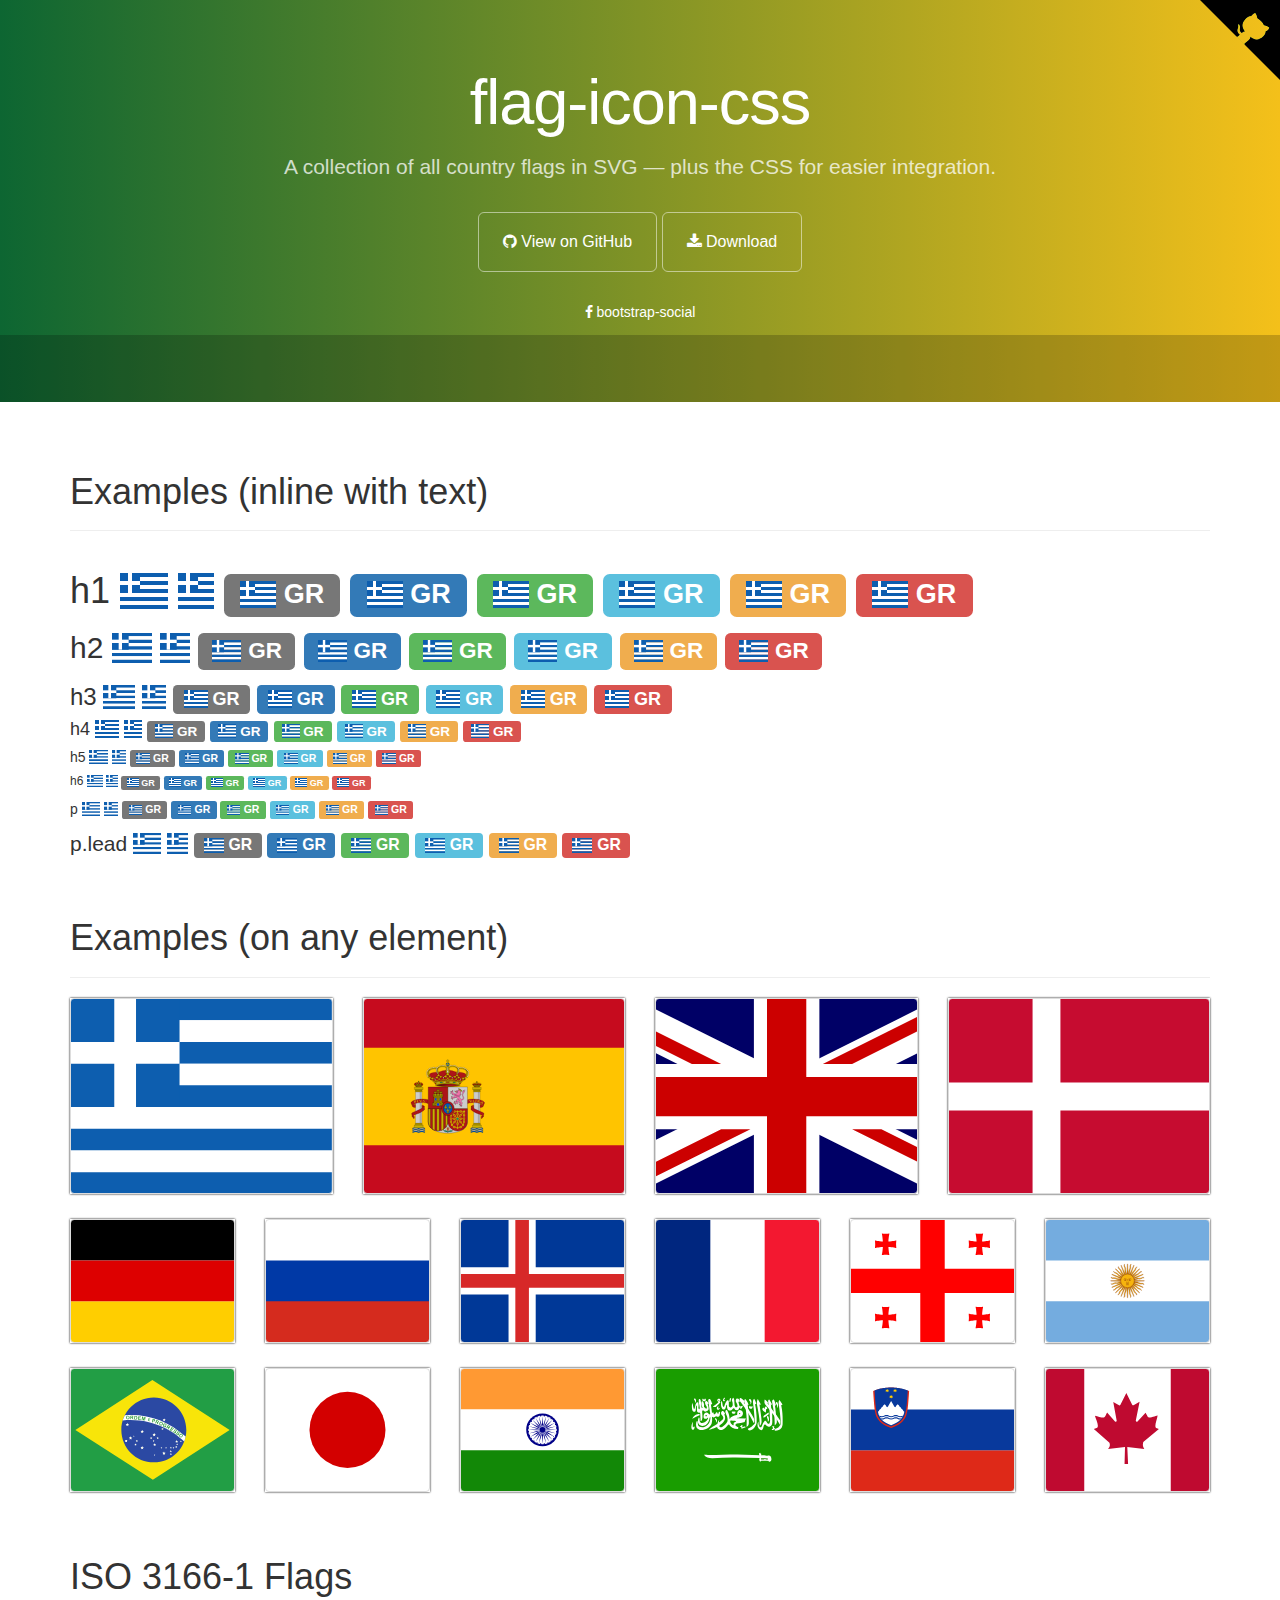
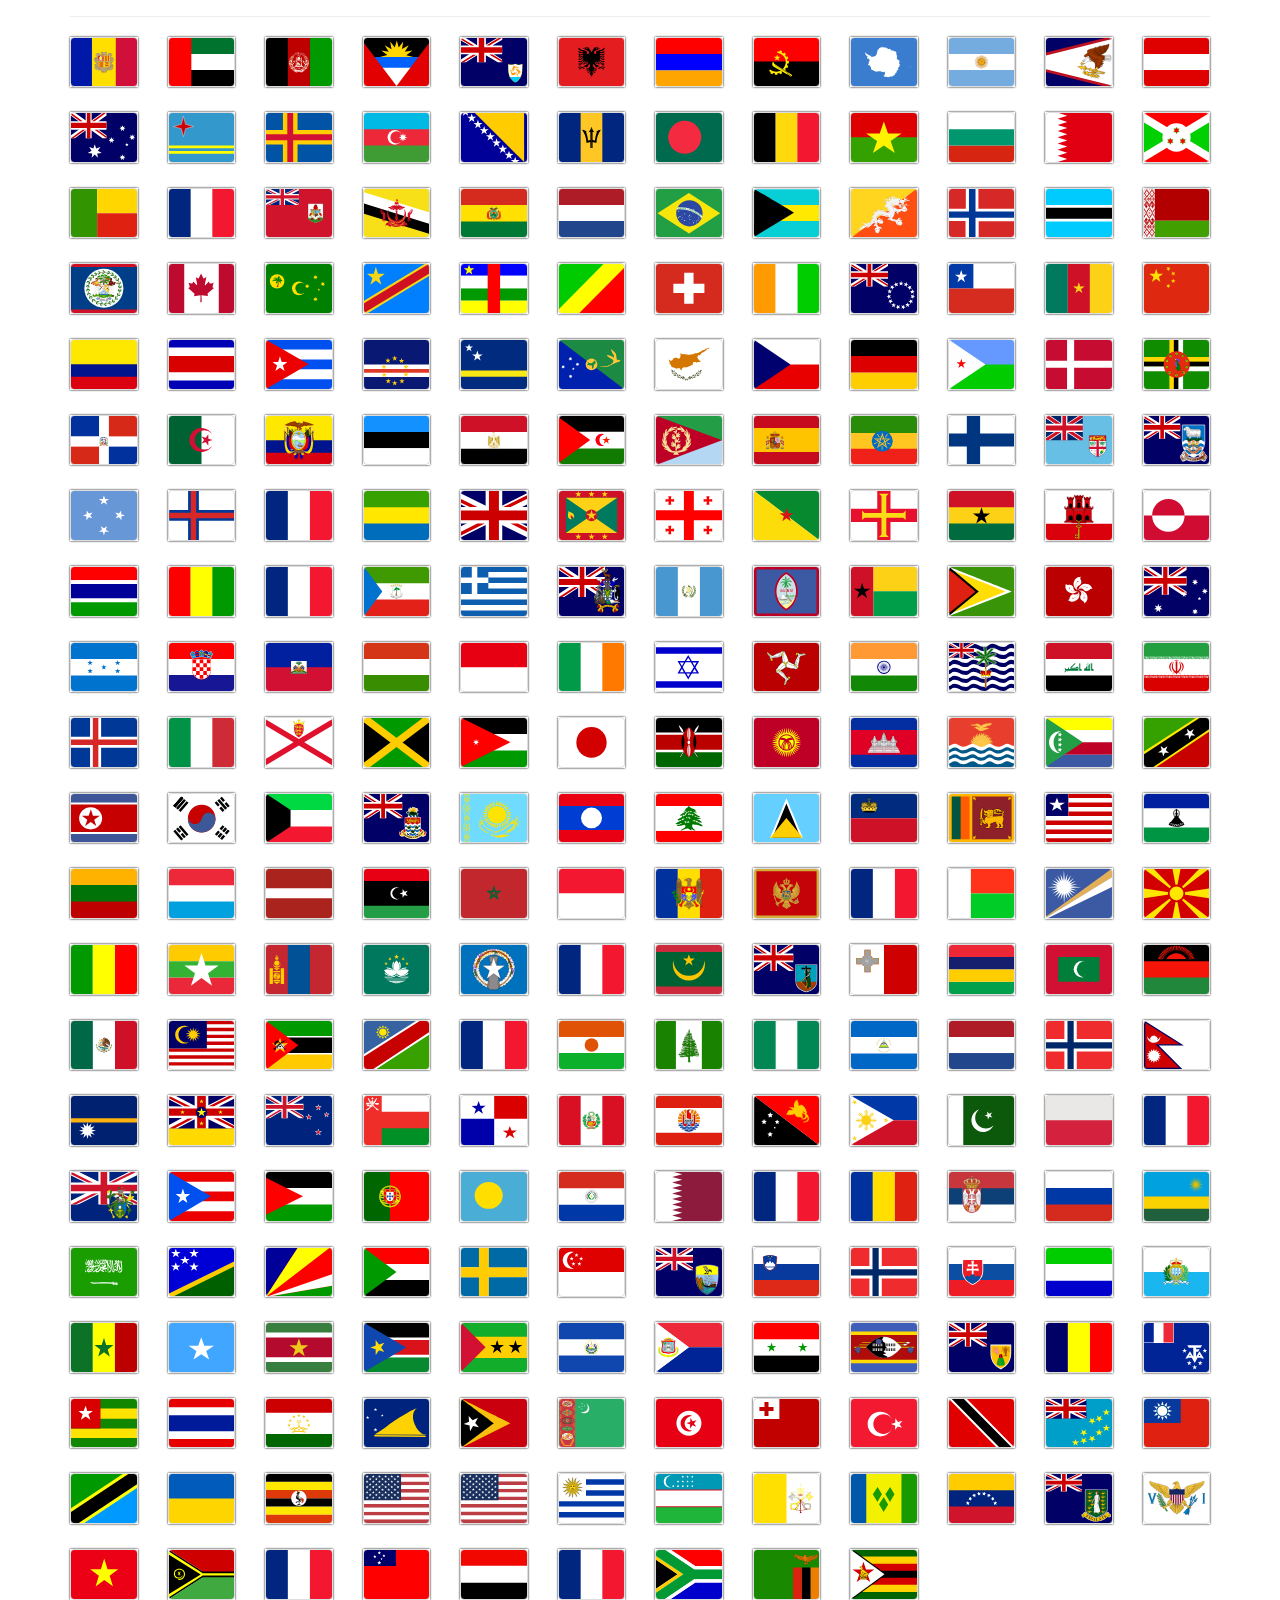
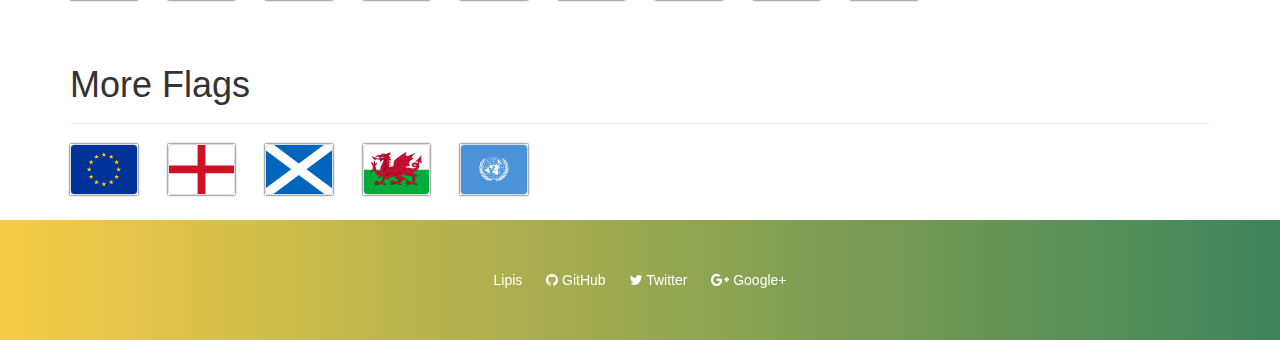
<file: vendors/iconfonts/flag-icon-css/index.html>
<!DOCTYPE html>
<html lang="en">
  <head>
    <meta charset="utf-8">
    <meta name="viewport" content="width=device-width, initial-scale=1.0">
    <meta property="og:type" content="website" />
    <meta property="og:url" content="https://lipis.github.io/flag-icon-css/" />

    <title>SVG Country Flags | flag-icon-css</title>

    <link href="https://maxcdn.bootstrapcdn.com/bootstrap/3.3.6/css/bootstrap.min.css" rel="stylesheet" id="bootstrap">
    <link href="https://maxcdn.bootstrapcdn.com/font-awesome/4.5.0/css/font-awesome.min.css" rel="stylesheet">
    <link href="./assets/docs.css" rel="stylesheet">
    <link href="./css/flag-icon.css" rel="stylesheet">
  </head>

  <body>
    <div class="jumbotron">
      <div class="container">
        <h1>flag-icon-css</h1>
        <p>
          A collection of all country flags in SVG — plus the CSS for easier integration.
        </p>
        <a href="https://github.com/lipis/flag-icon-css" class="btn btn-outline btn-lg"><span class="fa fa-github"></span> View on GitHub</a>
        <a href="https://github.com/lipis/flag-icon-css/archive/master.zip" class="btn btn-outline btn-lg"><span class="fa fa-download"></span> Download</a>
        <ul class="jumbotron-links">
          <li><a href="https://lipis.github.io/bootstrap-social"><span class="fa fa-facebook"></span> bootstrap-social</a></li>
        </ul>
      </div>
      <div class="bottom">
        <iframe src="https://ghbtns.com/github-btn.html?user=lipis&amp;repo=flag-icon-css&amp;type=watch&amp;count=true" class="social-share"></iframe>
      </div>
    </div>
    <script>
      if (window.location.hostname.indexOf('github') > 0) {
        window.location.replace("http://flag-icon-css.lip.is/");
      }
    </script>
    <div class="container">
      <section id="examples">
        <div class="page-header">
          <h1>Examples (inline with text)</h1>
        </div>
        <div class="no-wrap">
          <h1>
            h1
            <span class="flag-icon flag-icon-gr"></span>
            <span class="flag-icon flag-icon-squared flag-icon-gr"></span>
            <span class="label label-default"><span class="flag-icon flag-icon-gr"></span> GR</span>
            <span class="label label-primary"><span class="flag-icon flag-icon-gr"></span> GR</span>
            <span class="label label-success"><span class="flag-icon flag-icon-gr"></span> GR</span>
            <span class="label label-info"><span class="flag-icon flag-icon-gr"></span> GR</span>
            <span class="label label-warning"><span class="flag-icon flag-icon-gr"></span> GR</span>
            <span class="label label-danger"><span class="flag-icon flag-icon-gr"></span> GR</span>
          </h1>
          <h2>
            h2
            <span class="flag-icon flag-icon-gr"></span>
            <span class="flag-icon flag-icon-squared flag-icon-gr"></span>
            <span class="label label-default"><span class="flag-icon flag-icon-gr"></span> GR</span>
            <span class="label label-primary"><span class="flag-icon flag-icon-gr"></span> GR</span>
            <span class="label label-success"><span class="flag-icon flag-icon-gr"></span> GR</span>
            <span class="label label-info"><span class="flag-icon flag-icon-gr"></span> GR</span>
            <span class="label label-warning"><span class="flag-icon flag-icon-gr"></span> GR</span>
            <span class="label label-danger"><span class="flag-icon flag-icon-gr"></span> GR</span>
          </h2>
          <h3>
            h3
            <span class="flag-icon flag-icon-gr"></span>
            <span class="flag-icon flag-icon-squared flag-icon-gr"></span>
            <span class="label label-default"><span class="flag-icon flag-icon-gr"></span> GR</span>
            <span class="label label-primary"><span class="flag-icon flag-icon-gr"></span> GR</span>
            <span class="label label-success"><span class="flag-icon flag-icon-gr"></span> GR</span>
            <span class="label label-info"><span class="flag-icon flag-icon-gr"></span> GR</span>
            <span class="label label-warning"><span class="flag-icon flag-icon-gr"></span> GR</span>
            <span class="label label-danger"><span class="flag-icon flag-icon-gr"></span> GR</span>
          </h3>
          <h4>
            h4
            <span class="flag-icon flag-icon-gr"></span>
            <span class="flag-icon flag-icon-squared flag-icon-gr"></span>
            <span class="label label-default"><span class="flag-icon flag-icon-gr"></span> GR</span>
            <span class="label label-primary"><span class="flag-icon flag-icon-gr"></span> GR</span>
            <span class="label label-success"><span class="flag-icon flag-icon-gr"></span> GR</span>
            <span class="label label-info"><span class="flag-icon flag-icon-gr"></span> GR</span>
            <span class="label label-warning"><span class="flag-icon flag-icon-gr"></span> GR</span>
            <span class="label label-danger"><span class="flag-icon flag-icon-gr"></span> GR</span>
          </h4>
          <h5>
            h5
            <span class="flag-icon flag-icon-gr"></span>
            <span class="flag-icon flag-icon-squared flag-icon-gr"></span>
            <span class="label label-default"><span class="flag-icon flag-icon-gr"></span> GR</span>
            <span class="label label-primary"><span class="flag-icon flag-icon-gr"></span> GR</span>
            <span class="label label-success"><span class="flag-icon flag-icon-gr"></span> GR</span>
            <span class="label label-info"><span class="flag-icon flag-icon-gr"></span> GR</span>
            <span class="label label-warning"><span class="flag-icon flag-icon-gr"></span> GR</span>
            <span class="label label-danger"><span class="flag-icon flag-icon-gr"></span> GR</span>
          </h5>
          <h6>
            h6
            <span class="flag-icon flag-icon-gr"></span>
            <span class="flag-icon flag-icon-squared flag-icon-gr"></span>
            <span class="label label-default"><span class="flag-icon flag-icon-gr"></span> GR</span>
            <span class="label label-primary"><span class="flag-icon flag-icon-gr"></span> GR</span>
            <span class="label label-success"><span class="flag-icon flag-icon-gr"></span> GR</span>
            <span class="label label-info"><span class="flag-icon flag-icon-gr"></span> GR</span>
            <span class="label label-warning"><span class="flag-icon flag-icon-gr"></span> GR</span>
            <span class="label label-danger"><span class="flag-icon flag-icon-gr"></span> GR</span>
          </h6>
          <p>
            p
            <span class="flag-icon flag-icon-gr"></span>
            <span class="flag-icon flag-icon-squared flag-icon-gr"></span>
            <span class="label label-default"><span class="flag-icon flag-icon-gr"></span> GR</span>
            <span class="label label-primary"><span class="flag-icon flag-icon-gr"></span> GR</span>
            <span class="label label-success"><span class="flag-icon flag-icon-gr"></span> GR</span>
            <span class="label label-info"><span class="flag-icon flag-icon-gr"></span> GR</span>
            <span class="label label-warning"><span class="flag-icon flag-icon-gr"></span> GR</span>
            <span class="label label-danger"><span class="flag-icon flag-icon-gr"></span> GR</span>
          </p>
          <p class="lead">
            p.lead
            <span class="flag-icon flag-icon-gr"></span>
            <span class="flag-icon flag-icon-squared flag-icon-gr"></span>
            <span class="label label-default"><span class="flag-icon flag-icon-gr"></span> GR</span>
            <span class="label label-primary"><span class="flag-icon flag-icon-gr"></span> GR</span>
            <span class="label label-success"><span class="flag-icon flag-icon-gr"></span> GR</span>
            <span class="label label-info"><span class="flag-icon flag-icon-gr"></span> GR</span>
            <span class="label label-warning"><span class="flag-icon flag-icon-gr"></span> GR</span>
            <span class="label label-danger"><span class="flag-icon flag-icon-gr"></span> GR</span>
          </p>
        </section>
      </section>
      <section id="more" class="d">
        <div class="page-header">
          <h1>Examples (on any element)</h1>
        </div>
        <div class="row">
          <div class="col-lg-3 col-md-4 col-sm-4 col-xs-6">
            <div class="flag-wrapper">
              <div class="img-thumbnail flag flag-icon-background flag-icon-gr"></div>
            </div>
          </div>
          <div class="col-lg-3 col-md-4 col-sm-4 col-xs-6">
            <div class="flag-wrapper">
              <div class="img-thumbnail flag flag-icon-background flag-icon-es"></div>
            </div>
          </div>
          <div class="col-lg-3 col-md-4 col-sm-4 col-xs-3">
            <div class="flag-wrapper">
              <div class="img-thumbnail flag flag-icon-background flag-icon-gb"></div>
            </div>
          </div>
          <div class="col-lg-3 col-sm-2 col-xs-3">
            <div class="flag-wrapper">
              <div class="img-thumbnail flag flag-icon-background flag-icon-dk"></div>
            </div>
          </div>
          <div class="col-sm-2 col-xs-3">
            <div class="flag-wrapper">
              <div class="img-thumbnail flag flag-icon-background flag-icon-de"></div>
            </div>
          </div>
          <div class="col-sm-2 col-xs-3">
            <div class="flag-wrapper">
              <div class="img-thumbnail flag flag-icon-background flag-icon-ru"></div>
            </div>
          </div>
          <div class="col-sm-2 col-xs-3">
            <div class="flag-wrapper">
              <div class="img-thumbnail flag flag-icon-background flag-icon-is"></div>
            </div>
          </div>
          <div class="col-sm-2 col-xs-3">
            <div class="flag-wrapper">
              <div class="img-thumbnail flag flag-icon-background flag-icon-fr"></div>
            </div>
          </div>
          <div class="col-sm-2 col-xs-3">
            <div class="flag-wrapper">
              <div class="img-thumbnail flag flag-icon-background flag-icon-ge"></div>
            </div>
          </div>
          <div class="col-sm-2 col-xs-3">
            <div class="flag-wrapper">
              <div class="img-thumbnail flag flag-icon-background flag-icon-ar"></div>
            </div>
          </div>
          <div class="col-sm-2 col-xs-3">
            <div class="flag-wrapper">
              <div class="img-thumbnail flag flag-icon-background flag-icon-br"></div>
            </div>
          </div>
          <div class="col-sm-2 col-xs-3">
            <div class="flag-wrapper">
              <div class="img-thumbnail flag flag-icon-background flag-icon-jp"></div>
            </div>
          </div>
          <div class="col-sm-2 col-xs-3 hidden-xs">
            <div class="flag-wrapper">
              <div class="img-thumbnail flag flag-icon-background flag-icon-in"></div>
            </div>
          </div>
          <div class="col-sm-2 col-xs-3">
            <div class="flag-wrapper">
              <div class="img-thumbnail flag flag-icon-background flag-icon-sa"></div>
            </div>
          </div>
          <div class="col-sm-2 col-xs-3">
            <div class="flag-wrapper">
              <div class="img-thumbnail flag flag-icon-background flag-icon-si"></div>
            </div>
          </div>
          <div class="col-sm-2 col-xs-3 visible-lg">
            <div class="flag-wrapper">
              <div class="img-thumbnail flag flag-icon-background flag-icon-ca"></div>
            </div>
          </div>
        </div>
      </section>
      <section class="all-flags">
        <div class="page-header">
          <h1>ISO 3166-1 Flags</h1>
        </div>
        <div class="row">
          <div class="col-md-1 col-sm-2 col-xs-3"><div class="flag-wrapper"><div class="img-thumbnail flag flag-icon-background flag-icon-ad" title="ad" id="ad"></div></div></div>
          <div class="col-md-1 col-sm-2 col-xs-3"><div class="flag-wrapper"><div class="img-thumbnail flag flag-icon-background flag-icon-ae" title="ae" id="ae"></div></div></div>
          <div class="col-md-1 col-sm-2 col-xs-3"><div class="flag-wrapper"><div class="img-thumbnail flag flag-icon-background flag-icon-af" title="af" id="af"></div></div></div>
          <div class="col-md-1 col-sm-2 col-xs-3"><div class="flag-wrapper"><div class="img-thumbnail flag flag-icon-background flag-icon-ag" title="ag" id="ag"></div></div></div>
          <div class="col-md-1 col-sm-2 col-xs-3"><div class="flag-wrapper"><div class="img-thumbnail flag flag-icon-background flag-icon-ai" title="ai" id="ai"></div></div></div>
          <div class="col-md-1 col-sm-2 col-xs-3"><div class="flag-wrapper"><div class="img-thumbnail flag flag-icon-background flag-icon-al" title="al" id="al"></div></div></div>
          <div class="col-md-1 col-sm-2 col-xs-3"><div class="flag-wrapper"><div class="img-thumbnail flag flag-icon-background flag-icon-am" title="am" id="am"></div></div></div>
          <div class="col-md-1 col-sm-2 col-xs-3"><div class="flag-wrapper"><div class="img-thumbnail flag flag-icon-background flag-icon-ao" title="ao" id="ao"></div></div></div>
          <div class="col-md-1 col-sm-2 col-xs-3"><div class="flag-wrapper"><div class="img-thumbnail flag flag-icon-background flag-icon-aq" title="aq" id="aq"></div></div></div>
          <div class="col-md-1 col-sm-2 col-xs-3"><div class="flag-wrapper"><div class="img-thumbnail flag flag-icon-background flag-icon-ar" title="ar" id="ar"></div></div></div>
          <div class="col-md-1 col-sm-2 col-xs-3"><div class="flag-wrapper"><div class="img-thumbnail flag flag-icon-background flag-icon-as" title="as" id="as"></div></div></div>
          <div class="col-md-1 col-sm-2 col-xs-3"><div class="flag-wrapper"><div class="img-thumbnail flag flag-icon-background flag-icon-at" title="at" id="at"></div></div></div>
          <div class="col-md-1 col-sm-2 col-xs-3"><div class="flag-wrapper"><div class="img-thumbnail flag flag-icon-background flag-icon-au" title="au" id="au"></div></div></div>
          <div class="col-md-1 col-sm-2 col-xs-3"><div class="flag-wrapper"><div class="img-thumbnail flag flag-icon-background flag-icon-aw" title="aw" id="aw"></div></div></div>
          <div class="col-md-1 col-sm-2 col-xs-3"><div class="flag-wrapper"><div class="img-thumbnail flag flag-icon-background flag-icon-ax" title="ax" id="ax"></div></div></div>
          <div class="col-md-1 col-sm-2 col-xs-3"><div class="flag-wrapper"><div class="img-thumbnail flag flag-icon-background flag-icon-az" title="az" id="az"></div></div></div>
          <div class="col-md-1 col-sm-2 col-xs-3"><div class="flag-wrapper"><div class="img-thumbnail flag flag-icon-background flag-icon-ba" title="ba" id="ba"></div></div></div>
          <div class="col-md-1 col-sm-2 col-xs-3"><div class="flag-wrapper"><div class="img-thumbnail flag flag-icon-background flag-icon-bb" title="bb" id="bb"></div></div></div>
          <div class="col-md-1 col-sm-2 col-xs-3"><div class="flag-wrapper"><div class="img-thumbnail flag flag-icon-background flag-icon-bd" title="bd" id="bd"></div></div></div>
          <div class="col-md-1 col-sm-2 col-xs-3"><div class="flag-wrapper"><div class="img-thumbnail flag flag-icon-background flag-icon-be" title="be" id="be"></div></div></div>
          <div class="col-md-1 col-sm-2 col-xs-3"><div class="flag-wrapper"><div class="img-thumbnail flag flag-icon-background flag-icon-bf" title="bf" id="bf"></div></div></div>
          <div class="col-md-1 col-sm-2 col-xs-3"><div class="flag-wrapper"><div class="img-thumbnail flag flag-icon-background flag-icon-bg" title="bg" id="bg"></div></div></div>
          <div class="col-md-1 col-sm-2 col-xs-3"><div class="flag-wrapper"><div class="img-thumbnail flag flag-icon-background flag-icon-bh" title="bh" id="bh"></div></div></div>
          <div class="col-md-1 col-sm-2 col-xs-3"><div class="flag-wrapper"><div class="img-thumbnail flag flag-icon-background flag-icon-bi" title="bi" id="bi"></div></div></div>
          <div class="col-md-1 col-sm-2 col-xs-3"><div class="flag-wrapper"><div class="img-thumbnail flag flag-icon-background flag-icon-bj" title="bj" id="bj"></div></div></div>
          <div class="col-md-1 col-sm-2 col-xs-3"><div class="flag-wrapper"><div class="img-thumbnail flag flag-icon-background flag-icon-bl" title="bl" id="bl"></div></div></div>
          <div class="col-md-1 col-sm-2 col-xs-3"><div class="flag-wrapper"><div class="img-thumbnail flag flag-icon-background flag-icon-bm" title="bm" id="bm"></div></div></div>
          <div class="col-md-1 col-sm-2 col-xs-3"><div class="flag-wrapper"><div class="img-thumbnail flag flag-icon-background flag-icon-bn" title="bn" id="bn"></div></div></div>
          <div class="col-md-1 col-sm-2 col-xs-3"><div class="flag-wrapper"><div class="img-thumbnail flag flag-icon-background flag-icon-bo" title="bo" id="bo"></div></div></div>
          <div class="col-md-1 col-sm-2 col-xs-3"><div class="flag-wrapper"><div class="img-thumbnail flag flag-icon-background flag-icon-bq" title="bq" id="bq"></div></div></div>
          <div class="col-md-1 col-sm-2 col-xs-3"><div class="flag-wrapper"><div class="img-thumbnail flag flag-icon-background flag-icon-br" title="br" id="br"></div></div></div>
          <div class="col-md-1 col-sm-2 col-xs-3"><div class="flag-wrapper"><div class="img-thumbnail flag flag-icon-background flag-icon-bs" title="bs" id="bs"></div></div></div>
          <div class="col-md-1 col-sm-2 col-xs-3"><div class="flag-wrapper"><div class="img-thumbnail flag flag-icon-background flag-icon-bt" title="bt" id="bt"></div></div></div>
          <div class="col-md-1 col-sm-2 col-xs-3"><div class="flag-wrapper"><div class="img-thumbnail flag flag-icon-background flag-icon-bv" title="bv" id="bv"></div></div></div>
          <div class="col-md-1 col-sm-2 col-xs-3"><div class="flag-wrapper"><div class="img-thumbnail flag flag-icon-background flag-icon-bw" title="bw" id="bw"></div></div></div>
          <div class="col-md-1 col-sm-2 col-xs-3"><div class="flag-wrapper"><div class="img-thumbnail flag flag-icon-background flag-icon-by" title="by" id="by"></div></div></div>
          <div class="col-md-1 col-sm-2 col-xs-3"><div class="flag-wrapper"><div class="img-thumbnail flag flag-icon-background flag-icon-bz" title="bz" id="bz"></div></div></div>
          <div class="col-md-1 col-sm-2 col-xs-3"><div class="flag-wrapper"><div class="img-thumbnail flag flag-icon-background flag-icon-ca" title="ca" id="ca"></div></div></div>
          <div class="col-md-1 col-sm-2 col-xs-3"><div class="flag-wrapper"><div class="img-thumbnail flag flag-icon-background flag-icon-cc" title="cc" id="cc"></div></div></div>
          <div class="col-md-1 col-sm-2 col-xs-3"><div class="flag-wrapper"><div class="img-thumbnail flag flag-icon-background flag-icon-cd" title="cd" id="cd"></div></div></div>
          <div class="col-md-1 col-sm-2 col-xs-3"><div class="flag-wrapper"><div class="img-thumbnail flag flag-icon-background flag-icon-cf" title="cf" id="cf"></div></div></div>
          <div class="col-md-1 col-sm-2 col-xs-3"><div class="flag-wrapper"><div class="img-thumbnail flag flag-icon-background flag-icon-cg" title="cg" id="cg"></div></div></div>
          <div class="col-md-1 col-sm-2 col-xs-3"><div class="flag-wrapper"><div class="img-thumbnail flag flag-icon-background flag-icon-ch" title="ch" id="ch"></div></div></div>
          <div class="col-md-1 col-sm-2 col-xs-3"><div class="flag-wrapper"><div class="img-thumbnail flag flag-icon-background flag-icon-ci" title="ci" id="ci"></div></div></div>
          <div class="col-md-1 col-sm-2 col-xs-3"><div class="flag-wrapper"><div class="img-thumbnail flag flag-icon-background flag-icon-ck" title="ck" id="ck"></div></div></div>
          <div class="col-md-1 col-sm-2 col-xs-3"><div class="flag-wrapper"><div class="img-thumbnail flag flag-icon-background flag-icon-cl" title="cl" id="cl"></div></div></div>
          <div class="col-md-1 col-sm-2 col-xs-3"><div class="flag-wrapper"><div class="img-thumbnail flag flag-icon-background flag-icon-cm" title="cm" id="cm"></div></div></div>
          <div class="col-md-1 col-sm-2 col-xs-3"><div class="flag-wrapper"><div class="img-thumbnail flag flag-icon-background flag-icon-cn" title="cn" id="cn"></div></div></div>
          <div class="col-md-1 col-sm-2 col-xs-3"><div class="flag-wrapper"><div class="img-thumbnail flag flag-icon-background flag-icon-co" title="co" id="co"></div></div></div>
          <div class="col-md-1 col-sm-2 col-xs-3"><div class="flag-wrapper"><div class="img-thumbnail flag flag-icon-background flag-icon-cr" title="cr" id="cr"></div></div></div>
          <div class="col-md-1 col-sm-2 col-xs-3"><div class="flag-wrapper"><div class="img-thumbnail flag flag-icon-background flag-icon-cu" title="cu" id="cu"></div></div></div>
          <div class="col-md-1 col-sm-2 col-xs-3"><div class="flag-wrapper"><div class="img-thumbnail flag flag-icon-background flag-icon-cv" title="cv" id="cv"></div></div></div>
          <div class="col-md-1 col-sm-2 col-xs-3"><div class="flag-wrapper"><div class="img-thumbnail flag flag-icon-background flag-icon-cw" title="cw" id="cw"></div></div></div>
          <div class="col-md-1 col-sm-2 col-xs-3"><div class="flag-wrapper"><div class="img-thumbnail flag flag-icon-background flag-icon-cx" title="cx" id="cx"></div></div></div>
          <div class="col-md-1 col-sm-2 col-xs-3"><div class="flag-wrapper"><div class="img-thumbnail flag flag-icon-background flag-icon-cy" title="cy" id="cy"></div></div></div>
          <div class="col-md-1 col-sm-2 col-xs-3"><div class="flag-wrapper"><div class="img-thumbnail flag flag-icon-background flag-icon-cz" title="cz" id="cz"></div></div></div>
          <div class="col-md-1 col-sm-2 col-xs-3"><div class="flag-wrapper"><div class="img-thumbnail flag flag-icon-background flag-icon-de" title="de" id="de"></div></div></div>
          <div class="col-md-1 col-sm-2 col-xs-3"><div class="flag-wrapper"><div class="img-thumbnail flag flag-icon-background flag-icon-dj" title="dj" id="dj"></div></div></div>
          <div class="col-md-1 col-sm-2 col-xs-3"><div class="flag-wrapper"><div class="img-thumbnail flag flag-icon-background flag-icon-dk" title="dk" id="dk"></div></div></div>
          <div class="col-md-1 col-sm-2 col-xs-3"><div class="flag-wrapper"><div class="img-thumbnail flag flag-icon-background flag-icon-dm" title="dm" id="dm"></div></div></div>
          <div class="col-md-1 col-sm-2 col-xs-3"><div class="flag-wrapper"><div class="img-thumbnail flag flag-icon-background flag-icon-do" title="do" id="do"></div></div></div>
          <div class="col-md-1 col-sm-2 col-xs-3"><div class="flag-wrapper"><div class="img-thumbnail flag flag-icon-background flag-icon-dz" title="dz" id="dz"></div></div></div>
          <div class="col-md-1 col-sm-2 col-xs-3"><div class="flag-wrapper"><div class="img-thumbnail flag flag-icon-background flag-icon-ec" title="ec" id="ec"></div></div></div>
          <div class="col-md-1 col-sm-2 col-xs-3"><div class="flag-wrapper"><div class="img-thumbnail flag flag-icon-background flag-icon-ee" title="ee" id="ee"></div></div></div>
          <div class="col-md-1 col-sm-2 col-xs-3"><div class="flag-wrapper"><div class="img-thumbnail flag flag-icon-background flag-icon-eg" title="eg" id="eg"></div></div></div>
          <div class="col-md-1 col-sm-2 col-xs-3"><div class="flag-wrapper"><div class="img-thumbnail flag flag-icon-background flag-icon-eh" title="eh" id="eh"></div></div></div>
          <div class="col-md-1 col-sm-2 col-xs-3"><div class="flag-wrapper"><div class="img-thumbnail flag flag-icon-background flag-icon-er" title="er" id="er"></div></div></div>
          <div class="col-md-1 col-sm-2 col-xs-3"><div class="flag-wrapper"><div class="img-thumbnail flag flag-icon-background flag-icon-es" title="es" id="es"></div></div></div>
          <div class="col-md-1 col-sm-2 col-xs-3"><div class="flag-wrapper"><div class="img-thumbnail flag flag-icon-background flag-icon-et" title="et" id="et"></div></div></div>
          <div class="col-md-1 col-sm-2 col-xs-3"><div class="flag-wrapper"><div class="img-thumbnail flag flag-icon-background flag-icon-fi" title="fi" id="fi"></div></div></div>
          <div class="col-md-1 col-sm-2 col-xs-3"><div class="flag-wrapper"><div class="img-thumbnail flag flag-icon-background flag-icon-fj" title="fj" id="fj"></div></div></div>
          <div class="col-md-1 col-sm-2 col-xs-3"><div class="flag-wrapper"><div class="img-thumbnail flag flag-icon-background flag-icon-fk" title="fk" id="fk"></div></div></div>
          <div class="col-md-1 col-sm-2 col-xs-3"><div class="flag-wrapper"><div class="img-thumbnail flag flag-icon-background flag-icon-fm" title="fm" id="fm"></div></div></div>
          <div class="col-md-1 col-sm-2 col-xs-3"><div class="flag-wrapper"><div class="img-thumbnail flag flag-icon-background flag-icon-fo" title="fo" id="fo"></div></div></div>
          <div class="col-md-1 col-sm-2 col-xs-3"><div class="flag-wrapper"><div class="img-thumbnail flag flag-icon-background flag-icon-fr" title="fr" id="fr"></div></div></div>
          <div class="col-md-1 col-sm-2 col-xs-3"><div class="flag-wrapper"><div class="img-thumbnail flag flag-icon-background flag-icon-ga" title="ga" id="ga"></div></div></div>
          <div class="col-md-1 col-sm-2 col-xs-3"><div class="flag-wrapper"><div class="img-thumbnail flag flag-icon-background flag-icon-gb" title="gb" id="gb"></div></div></div>
          <div class="col-md-1 col-sm-2 col-xs-3"><div class="flag-wrapper"><div class="img-thumbnail flag flag-icon-background flag-icon-gd" title="gd" id="gd"></div></div></div>
          <div class="col-md-1 col-sm-2 col-xs-3"><div class="flag-wrapper"><div class="img-thumbnail flag flag-icon-background flag-icon-ge" title="ge" id="ge"></div></div></div>
          <div class="col-md-1 col-sm-2 col-xs-3"><div class="flag-wrapper"><div class="img-thumbnail flag flag-icon-background flag-icon-gf" title="gf" id="gf"></div></div></div>
          <div class="col-md-1 col-sm-2 col-xs-3"><div class="flag-wrapper"><div class="img-thumbnail flag flag-icon-background flag-icon-gg" title="gg" id="gg"></div></div></div>
          <div class="col-md-1 col-sm-2 col-xs-3"><div class="flag-wrapper"><div class="img-thumbnail flag flag-icon-background flag-icon-gh" title="gh" id="gh"></div></div></div>
          <div class="col-md-1 col-sm-2 col-xs-3"><div class="flag-wrapper"><div class="img-thumbnail flag flag-icon-background flag-icon-gi" title="gi" id="gi"></div></div></div>
          <div class="col-md-1 col-sm-2 col-xs-3"><div class="flag-wrapper"><div class="img-thumbnail flag flag-icon-background flag-icon-gl" title="gl" id="gl"></div></div></div>
          <div class="col-md-1 col-sm-2 col-xs-3"><div class="flag-wrapper"><div class="img-thumbnail flag flag-icon-background flag-icon-gm" title="gm" id="gm"></div></div></div>
          <div class="col-md-1 col-sm-2 col-xs-3"><div class="flag-wrapper"><div class="img-thumbnail flag flag-icon-background flag-icon-gn" title="gn" id="gn"></div></div></div>
          <div class="col-md-1 col-sm-2 col-xs-3"><div class="flag-wrapper"><div class="img-thumbnail flag flag-icon-background flag-icon-gp" title="gp" id="gp"></div></div></div>
          <div class="col-md-1 col-sm-2 col-xs-3"><div class="flag-wrapper"><div class="img-thumbnail flag flag-icon-background flag-icon-gq" title="gq" id="gq"></div></div></div>
          <div class="col-md-1 col-sm-2 col-xs-3"><div class="flag-wrapper"><div class="img-thumbnail flag flag-icon-background flag-icon-gr" title="gr" id="gr"></div></div></div>
          <div class="col-md-1 col-sm-2 col-xs-3"><div class="flag-wrapper"><div class="img-thumbnail flag flag-icon-background flag-icon-gs" title="gs" id="gs"></div></div></div>
          <div class="col-md-1 col-sm-2 col-xs-3"><div class="flag-wrapper"><div class="img-thumbnail flag flag-icon-background flag-icon-gt" title="gt" id="gt"></div></div></div>
          <div class="col-md-1 col-sm-2 col-xs-3"><div class="flag-wrapper"><div class="img-thumbnail flag flag-icon-background flag-icon-gu" title="gu" id="gu"></div></div></div>
          <div class="col-md-1 col-sm-2 col-xs-3"><div class="flag-wrapper"><div class="img-thumbnail flag flag-icon-background flag-icon-gw" title="gw" id="gw"></div></div></div>
          <div class="col-md-1 col-sm-2 col-xs-3"><div class="flag-wrapper"><div class="img-thumbnail flag flag-icon-background flag-icon-gy" title="gy" id="gy"></div></div></div>
          <div class="col-md-1 col-sm-2 col-xs-3"><div class="flag-wrapper"><div class="img-thumbnail flag flag-icon-background flag-icon-hk" title="hk" id="hk"></div></div></div>
          <div class="col-md-1 col-sm-2 col-xs-3"><div class="flag-wrapper"><div class="img-thumbnail flag flag-icon-background flag-icon-hm" title="hm" id="hm"></div></div></div>
          <div class="col-md-1 col-sm-2 col-xs-3"><div class="flag-wrapper"><div class="img-thumbnail flag flag-icon-background flag-icon-hn" title="hn" id="hn"></div></div></div>
          <div class="col-md-1 col-sm-2 col-xs-3"><div class="flag-wrapper"><div class="img-thumbnail flag flag-icon-background flag-icon-hr" title="hr" id="hr"></div></div></div>
          <div class="col-md-1 col-sm-2 col-xs-3"><div class="flag-wrapper"><div class="img-thumbnail flag flag-icon-background flag-icon-ht" title="ht" id="ht"></div></div></div>
          <div class="col-md-1 col-sm-2 col-xs-3"><div class="flag-wrapper"><div class="img-thumbnail flag flag-icon-background flag-icon-hu" title="hu" id="hu"></div></div></div>
          <div class="col-md-1 col-sm-2 col-xs-3"><div class="flag-wrapper"><div class="img-thumbnail flag flag-icon-background flag-icon-id" title="id" id="id"></div></div></div>
          <div class="col-md-1 col-sm-2 col-xs-3"><div class="flag-wrapper"><div class="img-thumbnail flag flag-icon-background flag-icon-ie" title="ie" id="ie"></div></div></div>
          <div class="col-md-1 col-sm-2 col-xs-3"><div class="flag-wrapper"><div class="img-thumbnail flag flag-icon-background flag-icon-il" title="il" id="il"></div></div></div>
          <div class="col-md-1 col-sm-2 col-xs-3"><div class="flag-wrapper"><div class="img-thumbnail flag flag-icon-background flag-icon-im" title="im" id="im"></div></div></div>
          <div class="col-md-1 col-sm-2 col-xs-3"><div class="flag-wrapper"><div class="img-thumbnail flag flag-icon-background flag-icon-in" title="in" id="in"></div></div></div>
          <div class="col-md-1 col-sm-2 col-xs-3"><div class="flag-wrapper"><div class="img-thumbnail flag flag-icon-background flag-icon-io" title="io" id="io"></div></div></div>
          <div class="col-md-1 col-sm-2 col-xs-3"><div class="flag-wrapper"><div class="img-thumbnail flag flag-icon-background flag-icon-iq" title="iq" id="iq"></div></div></div>
          <div class="col-md-1 col-sm-2 col-xs-3"><div class="flag-wrapper"><div class="img-thumbnail flag flag-icon-background flag-icon-ir" title="ir" id="ir"></div></div></div>
          <div class="col-md-1 col-sm-2 col-xs-3"><div class="flag-wrapper"><div class="img-thumbnail flag flag-icon-background flag-icon-is" title="is" id="is"></div></div></div>
          <div class="col-md-1 col-sm-2 col-xs-3"><div class="flag-wrapper"><div class="img-thumbnail flag flag-icon-background flag-icon-it" title="it" id="it"></div></div></div>
          <div class="col-md-1 col-sm-2 col-xs-3"><div class="flag-wrapper"><div class="img-thumbnail flag flag-icon-background flag-icon-je" title="je" id="je"></div></div></div>
          <div class="col-md-1 col-sm-2 col-xs-3"><div class="flag-wrapper"><div class="img-thumbnail flag flag-icon-background flag-icon-jm" title="jm" id="jm"></div></div></div>
          <div class="col-md-1 col-sm-2 col-xs-3"><div class="flag-wrapper"><div class="img-thumbnail flag flag-icon-background flag-icon-jo" title="jo" id="jo"></div></div></div>
          <div class="col-md-1 col-sm-2 col-xs-3"><div class="flag-wrapper"><div class="img-thumbnail flag flag-icon-background flag-icon-jp" title="jp" id="jp"></div></div></div>
          <div class="col-md-1 col-sm-2 col-xs-3"><div class="flag-wrapper"><div class="img-thumbnail flag flag-icon-background flag-icon-ke" title="ke" id="ke"></div></div></div>
          <div class="col-md-1 col-sm-2 col-xs-3"><div class="flag-wrapper"><div class="img-thumbnail flag flag-icon-background flag-icon-kg" title="kg" id="kg"></div></div></div>
          <div class="col-md-1 col-sm-2 col-xs-3"><div class="flag-wrapper"><div class="img-thumbnail flag flag-icon-background flag-icon-kh" title="kh" id="kh"></div></div></div>
          <div class="col-md-1 col-sm-2 col-xs-3"><div class="flag-wrapper"><div class="img-thumbnail flag flag-icon-background flag-icon-ki" title="ki" id="ki"></div></div></div>
          <div class="col-md-1 col-sm-2 col-xs-3"><div class="flag-wrapper"><div class="img-thumbnail flag flag-icon-background flag-icon-km" title="km" id="km"></div></div></div>
          <div class="col-md-1 col-sm-2 col-xs-3"><div class="flag-wrapper"><div class="img-thumbnail flag flag-icon-background flag-icon-kn" title="kn" id="kn"></div></div></div>
          <div class="col-md-1 col-sm-2 col-xs-3"><div class="flag-wrapper"><div class="img-thumbnail flag flag-icon-background flag-icon-kp" title="kp" id="kp"></div></div></div>
          <div class="col-md-1 col-sm-2 col-xs-3"><div class="flag-wrapper"><div class="img-thumbnail flag flag-icon-background flag-icon-kr" title="kr" id="kr"></div></div></div>
          <div class="col-md-1 col-sm-2 col-xs-3"><div class="flag-wrapper"><div class="img-thumbnail flag flag-icon-background flag-icon-kw" title="kw" id="kw"></div></div></div>
          <div class="col-md-1 col-sm-2 col-xs-3"><div class="flag-wrapper"><div class="img-thumbnail flag flag-icon-background flag-icon-ky" title="ky" id="ky"></div></div></div>
          <div class="col-md-1 col-sm-2 col-xs-3"><div class="flag-wrapper"><div class="img-thumbnail flag flag-icon-background flag-icon-kz" title="kz" id="kz"></div></div></div>
          <div class="col-md-1 col-sm-2 col-xs-3"><div class="flag-wrapper"><div class="img-thumbnail flag flag-icon-background flag-icon-la" title="la" id="la"></div></div></div>
          <div class="col-md-1 col-sm-2 col-xs-3"><div class="flag-wrapper"><div class="img-thumbnail flag flag-icon-background flag-icon-lb" title="lb" id="lb"></div></div></div>
          <div class="col-md-1 col-sm-2 col-xs-3"><div class="flag-wrapper"><div class="img-thumbnail flag flag-icon-background flag-icon-lc" title="lc" id="lc"></div></div></div>
          <div class="col-md-1 col-sm-2 col-xs-3"><div class="flag-wrapper"><div class="img-thumbnail flag flag-icon-background flag-icon-li" title="li" id="li"></div></div></div>
          <div class="col-md-1 col-sm-2 col-xs-3"><div class="flag-wrapper"><div class="img-thumbnail flag flag-icon-background flag-icon-lk" title="lk" id="lk"></div></div></div>
          <div class="col-md-1 col-sm-2 col-xs-3"><div class="flag-wrapper"><div class="img-thumbnail flag flag-icon-background flag-icon-lr" title="lr" id="lr"></div></div></div>
          <div class="col-md-1 col-sm-2 col-xs-3"><div class="flag-wrapper"><div class="img-thumbnail flag flag-icon-background flag-icon-ls" title="ls" id="ls"></div></div></div>
          <div class="col-md-1 col-sm-2 col-xs-3"><div class="flag-wrapper"><div class="img-thumbnail flag flag-icon-background flag-icon-lt" title="lt" id="lt"></div></div></div>
          <div class="col-md-1 col-sm-2 col-xs-3"><div class="flag-wrapper"><div class="img-thumbnail flag flag-icon-background flag-icon-lu" title="lu" id="lu"></div></div></div>
          <div class="col-md-1 col-sm-2 col-xs-3"><div class="flag-wrapper"><div class="img-thumbnail flag flag-icon-background flag-icon-lv" title="lv" id="lv"></div></div></div>
          <div class="col-md-1 col-sm-2 col-xs-3"><div class="flag-wrapper"><div class="img-thumbnail flag flag-icon-background flag-icon-ly" title="ly" id="ly"></div></div></div>
          <div class="col-md-1 col-sm-2 col-xs-3"><div class="flag-wrapper"><div class="img-thumbnail flag flag-icon-background flag-icon-ma" title="ma" id="ma"></div></div></div>
          <div class="col-md-1 col-sm-2 col-xs-3"><div class="flag-wrapper"><div class="img-thumbnail flag flag-icon-background flag-icon-mc" title="mc" id="mc"></div></div></div>
          <div class="col-md-1 col-sm-2 col-xs-3"><div class="flag-wrapper"><div class="img-thumbnail flag flag-icon-background flag-icon-md" title="md" id="md"></div></div></div>
          <div class="col-md-1 col-sm-2 col-xs-3"><div class="flag-wrapper"><div class="img-thumbnail flag flag-icon-background flag-icon-me" title="me" id="me"></div></div></div>
          <div class="col-md-1 col-sm-2 col-xs-3"><div class="flag-wrapper"><div class="img-thumbnail flag flag-icon-background flag-icon-mf" title="mf" id="mf"></div></div></div>
          <div class="col-md-1 col-sm-2 col-xs-3"><div class="flag-wrapper"><div class="img-thumbnail flag flag-icon-background flag-icon-mg" title="mg" id="mg"></div></div></div>
          <div class="col-md-1 col-sm-2 col-xs-3"><div class="flag-wrapper"><div class="img-thumbnail flag flag-icon-background flag-icon-mh" title="mh" id="mh"></div></div></div>
          <div class="col-md-1 col-sm-2 col-xs-3"><div class="flag-wrapper"><div class="img-thumbnail flag flag-icon-background flag-icon-mk" title="mk" id="mk"></div></div></div>
          <div class="col-md-1 col-sm-2 col-xs-3"><div class="flag-wrapper"><div class="img-thumbnail flag flag-icon-background flag-icon-ml" title="ml" id="ml"></div></div></div>
          <div class="col-md-1 col-sm-2 col-xs-3"><div class="flag-wrapper"><div class="img-thumbnail flag flag-icon-background flag-icon-mm" title="mm" id="mm"></div></div></div>
          <div class="col-md-1 col-sm-2 col-xs-3"><div class="flag-wrapper"><div class="img-thumbnail flag flag-icon-background flag-icon-mn" title="mn" id="mn"></div></div></div>
          <div class="col-md-1 col-sm-2 col-xs-3"><div class="flag-wrapper"><div class="img-thumbnail flag flag-icon-background flag-icon-mo" title="mo" id="mo"></div></div></div>
          <div class="col-md-1 col-sm-2 col-xs-3"><div class="flag-wrapper"><div class="img-thumbnail flag flag-icon-background flag-icon-mp" title="mp" id="mp"></div></div></div>
          <div class="col-md-1 col-sm-2 col-xs-3"><div class="flag-wrapper"><div class="img-thumbnail flag flag-icon-background flag-icon-mq" title="mq" id="mq"></div></div></div>
          <div class="col-md-1 col-sm-2 col-xs-3"><div class="flag-wrapper"><div class="img-thumbnail flag flag-icon-background flag-icon-mr" title="mr" id="mr"></div></div></div>
          <div class="col-md-1 col-sm-2 col-xs-3"><div class="flag-wrapper"><div class="img-thumbnail flag flag-icon-background flag-icon-ms" title="ms" id="ms"></div></div></div>
          <div class="col-md-1 col-sm-2 col-xs-3"><div class="flag-wrapper"><div class="img-thumbnail flag flag-icon-background flag-icon-mt" title="mt" id="mt"></div></div></div>
          <div class="col-md-1 col-sm-2 col-xs-3"><div class="flag-wrapper"><div class="img-thumbnail flag flag-icon-background flag-icon-mu" title="mu" id="mu"></div></div></div>
          <div class="col-md-1 col-sm-2 col-xs-3"><div class="flag-wrapper"><div class="img-thumbnail flag flag-icon-background flag-icon-mv" title="mv" id="mv"></div></div></div>
          <div class="col-md-1 col-sm-2 col-xs-3"><div class="flag-wrapper"><div class="img-thumbnail flag flag-icon-background flag-icon-mw" title="mw" id="mw"></div></div></div>
          <div class="col-md-1 col-sm-2 col-xs-3"><div class="flag-wrapper"><div class="img-thumbnail flag flag-icon-background flag-icon-mx" title="mx" id="mx"></div></div></div>
          <div class="col-md-1 col-sm-2 col-xs-3"><div class="flag-wrapper"><div class="img-thumbnail flag flag-icon-background flag-icon-my" title="my" id="my"></div></div></div>
          <div class="col-md-1 col-sm-2 col-xs-3"><div class="flag-wrapper"><div class="img-thumbnail flag flag-icon-background flag-icon-mz" title="mz" id="mz"></div></div></div>
          <div class="col-md-1 col-sm-2 col-xs-3"><div class="flag-wrapper"><div class="img-thumbnail flag flag-icon-background flag-icon-na" title="na" id="na"></div></div></div>
          <div class="col-md-1 col-sm-2 col-xs-3"><div class="flag-wrapper"><div class="img-thumbnail flag flag-icon-background flag-icon-nc" title="nc" id="nc"></div></div></div>
          <div class="col-md-1 col-sm-2 col-xs-3"><div class="flag-wrapper"><div class="img-thumbnail flag flag-icon-background flag-icon-ne" title="ne" id="ne"></div></div></div>
          <div class="col-md-1 col-sm-2 col-xs-3"><div class="flag-wrapper"><div class="img-thumbnail flag flag-icon-background flag-icon-nf" title="nf" id="nf"></div></div></div>
          <div class="col-md-1 col-sm-2 col-xs-3"><div class="flag-wrapper"><div class="img-thumbnail flag flag-icon-background flag-icon-ng" title="ng" id="ng"></div></div></div>
          <div class="col-md-1 col-sm-2 col-xs-3"><div class="flag-wrapper"><div class="img-thumbnail flag flag-icon-background flag-icon-ni" title="ni" id="ni"></div></div></div>
          <div class="col-md-1 col-sm-2 col-xs-3"><div class="flag-wrapper"><div class="img-thumbnail flag flag-icon-background flag-icon-nl" title="nl" id="nl"></div></div></div>
          <div class="col-md-1 col-sm-2 col-xs-3"><div class="flag-wrapper"><div class="img-thumbnail flag flag-icon-background flag-icon-no" title="no" id="no"></div></div></div>
          <div class="col-md-1 col-sm-2 col-xs-3"><div class="flag-wrapper"><div class="img-thumbnail flag flag-icon-background flag-icon-np" title="np" id="np"></div></div></div>
          <div class="col-md-1 col-sm-2 col-xs-3"><div class="flag-wrapper"><div class="img-thumbnail flag flag-icon-background flag-icon-nr" title="nr" id="nr"></div></div></div>
          <div class="col-md-1 col-sm-2 col-xs-3"><div class="flag-wrapper"><div class="img-thumbnail flag flag-icon-background flag-icon-nu" title="nu" id="nu"></div></div></div>
          <div class="col-md-1 col-sm-2 col-xs-3"><div class="flag-wrapper"><div class="img-thumbnail flag flag-icon-background flag-icon-nz" title="nz" id="nz"></div></div></div>
          <div class="col-md-1 col-sm-2 col-xs-3"><div class="flag-wrapper"><div class="img-thumbnail flag flag-icon-background flag-icon-om" title="om" id="om"></div></div></div>
          <div class="col-md-1 col-sm-2 col-xs-3"><div class="flag-wrapper"><div class="img-thumbnail flag flag-icon-background flag-icon-pa" title="pa" id="pa"></div></div></div>
          <div class="col-md-1 col-sm-2 col-xs-3"><div class="flag-wrapper"><div class="img-thumbnail flag flag-icon-background flag-icon-pe" title="pe" id="pe"></div></div></div>
          <div class="col-md-1 col-sm-2 col-xs-3"><div class="flag-wrapper"><div class="img-thumbnail flag flag-icon-background flag-icon-pf" title="pf" id="pf"></div></div></div>
          <div class="col-md-1 col-sm-2 col-xs-3"><div class="flag-wrapper"><div class="img-thumbnail flag flag-icon-background flag-icon-pg" title="pg" id="pg"></div></div></div>
          <div class="col-md-1 col-sm-2 col-xs-3"><div class="flag-wrapper"><div class="img-thumbnail flag flag-icon-background flag-icon-ph" title="ph" id="ph"></div></div></div>
          <div class="col-md-1 col-sm-2 col-xs-3"><div class="flag-wrapper"><div class="img-thumbnail flag flag-icon-background flag-icon-pk" title="pk" id="pk"></div></div></div>
          <div class="col-md-1 col-sm-2 col-xs-3"><div class="flag-wrapper"><div class="img-thumbnail flag flag-icon-background flag-icon-pl" title="pl" id="pl"></div></div></div>
          <div class="col-md-1 col-sm-2 col-xs-3"><div class="flag-wrapper"><div class="img-thumbnail flag flag-icon-background flag-icon-pm" title="pm" id="pm"></div></div></div>
          <div class="col-md-1 col-sm-2 col-xs-3"><div class="flag-wrapper"><div class="img-thumbnail flag flag-icon-background flag-icon-pn" title="pn" id="pn"></div></div></div>
          <div class="col-md-1 col-sm-2 col-xs-3"><div class="flag-wrapper"><div class="img-thumbnail flag flag-icon-background flag-icon-pr" title="pr" id="pr"></div></div></div>
          <div class="col-md-1 col-sm-2 col-xs-3"><div class="flag-wrapper"><div class="img-thumbnail flag flag-icon-background flag-icon-ps" title="ps" id="ps"></div></div></div>
          <div class="col-md-1 col-sm-2 col-xs-3"><div class="flag-wrapper"><div class="img-thumbnail flag flag-icon-background flag-icon-pt" title="pt" id="pt"></div></div></div>
          <div class="col-md-1 col-sm-2 col-xs-3"><div class="flag-wrapper"><div class="img-thumbnail flag flag-icon-background flag-icon-pw" title="pw" id="pw"></div></div></div>
          <div class="col-md-1 col-sm-2 col-xs-3"><div class="flag-wrapper"><div class="img-thumbnail flag flag-icon-background flag-icon-py" title="py" id="py"></div></div></div>
          <div class="col-md-1 col-sm-2 col-xs-3"><div class="flag-wrapper"><div class="img-thumbnail flag flag-icon-background flag-icon-qa" title="qa" id="qa"></div></div></div>
          <div class="col-md-1 col-sm-2 col-xs-3"><div class="flag-wrapper"><div class="img-thumbnail flag flag-icon-background flag-icon-re" title="re" id="re"></div></div></div>
          <div class="col-md-1 col-sm-2 col-xs-3"><div class="flag-wrapper"><div class="img-thumbnail flag flag-icon-background flag-icon-ro" title="ro" id="ro"></div></div></div>
          <div class="col-md-1 col-sm-2 col-xs-3"><div class="flag-wrapper"><div class="img-thumbnail flag flag-icon-background flag-icon-rs" title="rs" id="rs"></div></div></div>
          <div class="col-md-1 col-sm-2 col-xs-3"><div class="flag-wrapper"><div class="img-thumbnail flag flag-icon-background flag-icon-ru" title="ru" id="ru"></div></div></div>
          <div class="col-md-1 col-sm-2 col-xs-3"><div class="flag-wrapper"><div class="img-thumbnail flag flag-icon-background flag-icon-rw" title="rw" id="rw"></div></div></div>
          <div class="col-md-1 col-sm-2 col-xs-3"><div class="flag-wrapper"><div class="img-thumbnail flag flag-icon-background flag-icon-sa" title="sa" id="sa"></div></div></div>
          <div class="col-md-1 col-sm-2 col-xs-3"><div class="flag-wrapper"><div class="img-thumbnail flag flag-icon-background flag-icon-sb" title="sb" id="sb"></div></div></div>
          <div class="col-md-1 col-sm-2 col-xs-3"><div class="flag-wrapper"><div class="img-thumbnail flag flag-icon-background flag-icon-sc" title="sc" id="sc"></div></div></div>
          <div class="col-md-1 col-sm-2 col-xs-3"><div class="flag-wrapper"><div class="img-thumbnail flag flag-icon-background flag-icon-sd" title="sd" id="sd"></div></div></div>
          <div class="col-md-1 col-sm-2 col-xs-3"><div class="flag-wrapper"><div class="img-thumbnail flag flag-icon-background flag-icon-se" title="se" id="se"></div></div></div>
          <div class="col-md-1 col-sm-2 col-xs-3"><div class="flag-wrapper"><div class="img-thumbnail flag flag-icon-background flag-icon-sg" title="sg" id="sg"></div></div></div>
          <div class="col-md-1 col-sm-2 col-xs-3"><div class="flag-wrapper"><div class="img-thumbnail flag flag-icon-background flag-icon-sh" title="sh" id="sh"></div></div></div>
          <div class="col-md-1 col-sm-2 col-xs-3"><div class="flag-wrapper"><div class="img-thumbnail flag flag-icon-background flag-icon-si" title="si" id="si"></div></div></div>
          <div class="col-md-1 col-sm-2 col-xs-3"><div class="flag-wrapper"><div class="img-thumbnail flag flag-icon-background flag-icon-sj" title="sj" id="sj"></div></div></div>
          <div class="col-md-1 col-sm-2 col-xs-3"><div class="flag-wrapper"><div class="img-thumbnail flag flag-icon-background flag-icon-sk" title="sk" id="sk"></div></div></div>
          <div class="col-md-1 col-sm-2 col-xs-3"><div class="flag-wrapper"><div class="img-thumbnail flag flag-icon-background flag-icon-sl" title="sl" id="sl"></div></div></div>
          <div class="col-md-1 col-sm-2 col-xs-3"><div class="flag-wrapper"><div class="img-thumbnail flag flag-icon-background flag-icon-sm" title="sm" id="sm"></div></div></div>
          <div class="col-md-1 col-sm-2 col-xs-3"><div class="flag-wrapper"><div class="img-thumbnail flag flag-icon-background flag-icon-sn" title="sn" id="sn"></div></div></div>
          <div class="col-md-1 col-sm-2 col-xs-3"><div class="flag-wrapper"><div class="img-thumbnail flag flag-icon-background flag-icon-so" title="so" id="so"></div></div></div>
          <div class="col-md-1 col-sm-2 col-xs-3"><div class="flag-wrapper"><div class="img-thumbnail flag flag-icon-background flag-icon-sr" title="sr" id="sr"></div></div></div>
          <div class="col-md-1 col-sm-2 col-xs-3"><div class="flag-wrapper"><div class="img-thumbnail flag flag-icon-background flag-icon-ss" title="ss" id="ss"></div></div></div>
          <div class="col-md-1 col-sm-2 col-xs-3"><div class="flag-wrapper"><div class="img-thumbnail flag flag-icon-background flag-icon-st" title="st" id="st"></div></div></div>
          <div class="col-md-1 col-sm-2 col-xs-3"><div class="flag-wrapper"><div class="img-thumbnail flag flag-icon-background flag-icon-sv" title="sv" id="sv"></div></div></div>
          <div class="col-md-1 col-sm-2 col-xs-3"><div class="flag-wrapper"><div class="img-thumbnail flag flag-icon-background flag-icon-sx" title="sx" id="sx"></div></div></div>
          <div class="col-md-1 col-sm-2 col-xs-3"><div class="flag-wrapper"><div class="img-thumbnail flag flag-icon-background flag-icon-sy" title="sy" id="sy"></div></div></div>
          <div class="col-md-1 col-sm-2 col-xs-3"><div class="flag-wrapper"><div class="img-thumbnail flag flag-icon-background flag-icon-sz" title="sz" id="sz"></div></div></div>
          <div class="col-md-1 col-sm-2 col-xs-3"><div class="flag-wrapper"><div class="img-thumbnail flag flag-icon-background flag-icon-tc" title="tc" id="tc"></div></div></div>
          <div class="col-md-1 col-sm-2 col-xs-3"><div class="flag-wrapper"><div class="img-thumbnail flag flag-icon-background flag-icon-td" title="td" id="td"></div></div></div>
          <div class="col-md-1 col-sm-2 col-xs-3"><div class="flag-wrapper"><div class="img-thumbnail flag flag-icon-background flag-icon-tf" title="tf" id="tf"></div></div></div>
          <div class="col-md-1 col-sm-2 col-xs-3"><div class="flag-wrapper"><div class="img-thumbnail flag flag-icon-background flag-icon-tg" title="tg" id="tg"></div></div></div>
          <div class="col-md-1 col-sm-2 col-xs-3"><div class="flag-wrapper"><div class="img-thumbnail flag flag-icon-background flag-icon-th" title="th" id="th"></div></div></div>
          <div class="col-md-1 col-sm-2 col-xs-3"><div class="flag-wrapper"><div class="img-thumbnail flag flag-icon-background flag-icon-tj" title="tj" id="tj"></div></div></div>
          <div class="col-md-1 col-sm-2 col-xs-3"><div class="flag-wrapper"><div class="img-thumbnail flag flag-icon-background flag-icon-tk" title="tk" id="tk"></div></div></div>
          <div class="col-md-1 col-sm-2 col-xs-3"><div class="flag-wrapper"><div class="img-thumbnail flag flag-icon-background flag-icon-tl" title="tl" id="tl"></div></div></div>
          <div class="col-md-1 col-sm-2 col-xs-3"><div class="flag-wrapper"><div class="img-thumbnail flag flag-icon-background flag-icon-tm" title="tm" id="tm"></div></div></div>
          <div class="col-md-1 col-sm-2 col-xs-3"><div class="flag-wrapper"><div class="img-thumbnail flag flag-icon-background flag-icon-tn" title="tn" id="tn"></div></div></div>
          <div class="col-md-1 col-sm-2 col-xs-3"><div class="flag-wrapper"><div class="img-thumbnail flag flag-icon-background flag-icon-to" title="to" id="to"></div></div></div>
          <div class="col-md-1 col-sm-2 col-xs-3"><div class="flag-wrapper"><div class="img-thumbnail flag flag-icon-background flag-icon-tr" title="tr" id="tr"></div></div></div>
          <div class="col-md-1 col-sm-2 col-xs-3"><div class="flag-wrapper"><div class="img-thumbnail flag flag-icon-background flag-icon-tt" title="tt" id="tt"></div></div></div>
          <div class="col-md-1 col-sm-2 col-xs-3"><div class="flag-wrapper"><div class="img-thumbnail flag flag-icon-background flag-icon-tv" title="tv" id="tv"></div></div></div>
          <div class="col-md-1 col-sm-2 col-xs-3"><div class="flag-wrapper"><div class="img-thumbnail flag flag-icon-background flag-icon-tw" title="tw" id="tw"></div></div></div>
          <div class="col-md-1 col-sm-2 col-xs-3"><div class="flag-wrapper"><div class="img-thumbnail flag flag-icon-background flag-icon-tz" title="tz" id="tz"></div></div></div>
          <div class="col-md-1 col-sm-2 col-xs-3"><div class="flag-wrapper"><div class="img-thumbnail flag flag-icon-background flag-icon-ua" title="ua" id="ua"></div></div></div>
          <div class="col-md-1 col-sm-2 col-xs-3"><div class="flag-wrapper"><div class="img-thumbnail flag flag-icon-background flag-icon-ug" title="ug" id="ug"></div></div></div>
          <div class="col-md-1 col-sm-2 col-xs-3"><div class="flag-wrapper"><div class="img-thumbnail flag flag-icon-background flag-icon-um" title="um" id="um"></div></div></div>
          <div class="col-md-1 col-sm-2 col-xs-3"><div class="flag-wrapper"><div class="img-thumbnail flag flag-icon-background flag-icon-us" title="us" id="us"></div></div></div>
          <div class="col-md-1 col-sm-2 col-xs-3"><div class="flag-wrapper"><div class="img-thumbnail flag flag-icon-background flag-icon-uy" title="uy" id="uy"></div></div></div>
          <div class="col-md-1 col-sm-2 col-xs-3"><div class="flag-wrapper"><div class="img-thumbnail flag flag-icon-background flag-icon-uz" title="uz" id="uz"></div></div></div>
          <div class="col-md-1 col-sm-2 col-xs-3"><div class="flag-wrapper"><div class="img-thumbnail flag flag-icon-background flag-icon-va" title="va" id="va"></div></div></div>
          <div class="col-md-1 col-sm-2 col-xs-3"><div class="flag-wrapper"><div class="img-thumbnail flag flag-icon-background flag-icon-vc" title="vc" id="vc"></div></div></div>
          <div class="col-md-1 col-sm-2 col-xs-3"><div class="flag-wrapper"><div class="img-thumbnail flag flag-icon-background flag-icon-ve" title="ve" id="ve"></div></div></div>
          <div class="col-md-1 col-sm-2 col-xs-3"><div class="flag-wrapper"><div class="img-thumbnail flag flag-icon-background flag-icon-vg" title="vg" id="vg"></div></div></div>
          <div class="col-md-1 col-sm-2 col-xs-3"><div class="flag-wrapper"><div class="img-thumbnail flag flag-icon-background flag-icon-vi" title="vi" id="vi"></div></div></div>
          <div class="col-md-1 col-sm-2 col-xs-3"><div class="flag-wrapper"><div class="img-thumbnail flag flag-icon-background flag-icon-vn" title="vn" id="vn"></div></div></div>
          <div class="col-md-1 col-sm-2 col-xs-3"><div class="flag-wrapper"><div class="img-thumbnail flag flag-icon-background flag-icon-vu" title="vu" id="vu"></div></div></div>
          <div class="col-md-1 col-sm-2 col-xs-3"><div class="flag-wrapper"><div class="img-thumbnail flag flag-icon-background flag-icon-wf" title="wf" id="wf"></div></div></div>
          <div class="col-md-1 col-sm-2 col-xs-3"><div class="flag-wrapper"><div class="img-thumbnail flag flag-icon-background flag-icon-ws" title="ws" id="ws"></div></div></div>
          <div class="col-md-1 col-sm-2 col-xs-3"><div class="flag-wrapper"><div class="img-thumbnail flag flag-icon-background flag-icon-ye" title="ye" id="ye"></div></div></div>
          <div class="col-md-1 col-sm-2 col-xs-3"><div class="flag-wrapper"><div class="img-thumbnail flag flag-icon-background flag-icon-yt" title="yt" id="yt"></div></div></div>
          <div class="col-md-1 col-sm-2 col-xs-3"><div class="flag-wrapper"><div class="img-thumbnail flag flag-icon-background flag-icon-za" title="za" id="za"></div></div></div>
          <div class="col-md-1 col-sm-2 col-xs-3"><div class="flag-wrapper"><div class="img-thumbnail flag flag-icon-background flag-icon-zm" title="zm" id="zm"></div></div></div>
          <div class="col-md-1 col-sm-2 col-xs-3"><div class="flag-wrapper"><div class="img-thumbnail flag flag-icon-background flag-icon-zw" title="zw" id="zw"></div></div></div>
        </div>
      </section>
      <section class="all-flags">
        <div class="page-header">
          <h1>More Flags</h1>
        </div>
        <div class="row">
          <div class="col-md-1 col-sm-2 col-xs-3"><div class="flag-wrapper"><div class="img-thumbnail flag flag-icon-background flag-icon-eu" title="eu" id="eu"></div></div></div>
          <div class="col-md-1 col-sm-2 col-xs-3"><div class="flag-wrapper"><div class="img-thumbnail flag flag-icon-background flag-icon-gb-eng" title="gb-eng" id="gb-eng"></div></div></div>
          <div class="col-md-1 col-sm-2 col-xs-3"><div class="flag-wrapper"><div class="img-thumbnail flag flag-icon-background flag-icon-gb-sct" title="gb-sct" id="gb-sct"></div></div></div>
          <div class="col-md-1 col-sm-2 col-xs-3"><div class="flag-wrapper"><div class="img-thumbnail flag flag-icon-background flag-icon-gb-wls" title="gb-wls" id="gb-wls"></div></div></div>
          <div class="col-md-1 col-sm-2 col-xs-3"><div class="flag-wrapper"><div class="img-thumbnail flag flag-icon-background flag-icon-un" title="un" id="un"></div></div></div>
        </div>
      </section>
    </div>

    <footer>
      <ul class="links">
        <li><a href="https://lip.is">Lipis</a></li>
        <li><a href="https://github.com/lipis"><span class="fa fa-github"></span> GitHub</a></li>
        <li><a href="https://twitter.com/lipis"><span class="fa fa-twitter"></span> Twitter</a></li>
        <li><a href="https://google.com/+PanayiotisLipiridis"><span class="fa fa-google-plus"></span> Google+</a></li>
      </ul>
    </footer>
    <a href="https://github.com/lipis/flag-icon-css" title="Fork me on GitHub" class="github-corner"><svg width="80" height="80" viewbox="0 0 250 250"><title>Fork me on GitHub</title><path d="M0 0h250v250"></path><path d="M127.4 110c-14.6-9.2-9.4-19.5-9.4-19.5 3-7 1.5-11 1.5-11-1-6.2 3-2 3-2 4 4.7 2 11 2 11-2.2 10.4 5 14.8 9 16.2" fill="currentColor" style="transform-origin:130px 110px" class="octo-arm"></path><path d="M113.2 114.3s3.6 1.6 4.7.6l15-13.7c3-2.4 6-3 8.2-2.7-8-11.2-14-25 3-41 4.7-4.4 10.6-6.4 16.2-6.4.6-1.6 3.6-7.3 11.8-10.7 0 0 4.5 2.7 6.8 16.5 4.3 2.7 8.3 6 12 9.8 3.3 3.5 6.7 8 8.6 12.3 14 3 16.8 8 16.8 8-3.4 8-9.4 11-11.4 11 0 5.8-2.3 11-7.5 15.5-16.4 16-30 9-40 .2 0 3-1 7-5.2 11l-13.3 11c-1 1 .5 5.3.8 5z" fill="currentColor" class="octo-body"></path></svg><style> .github-corner svg{position:absolute;right:0;top:0;mix-blend-mode:darken;color:#ffffff;fill:#000000;}.github-corner:hover .octo-arm{animation:octocat-wave .56s;}@keyframes octocat-wave{0%, 100%{transform:rotate(0);}20%, 60%{transform:rotate(-20deg);}40%, 80%{transform:rotate(10deg);}}</style></a>
    <script src="https://ajax.googleapis.com/ajax/libs/jquery/2.1.4/jquery.min.js"></script>
    <script src="./assets/docs.js"></script>
  </body>
</html>
</file>
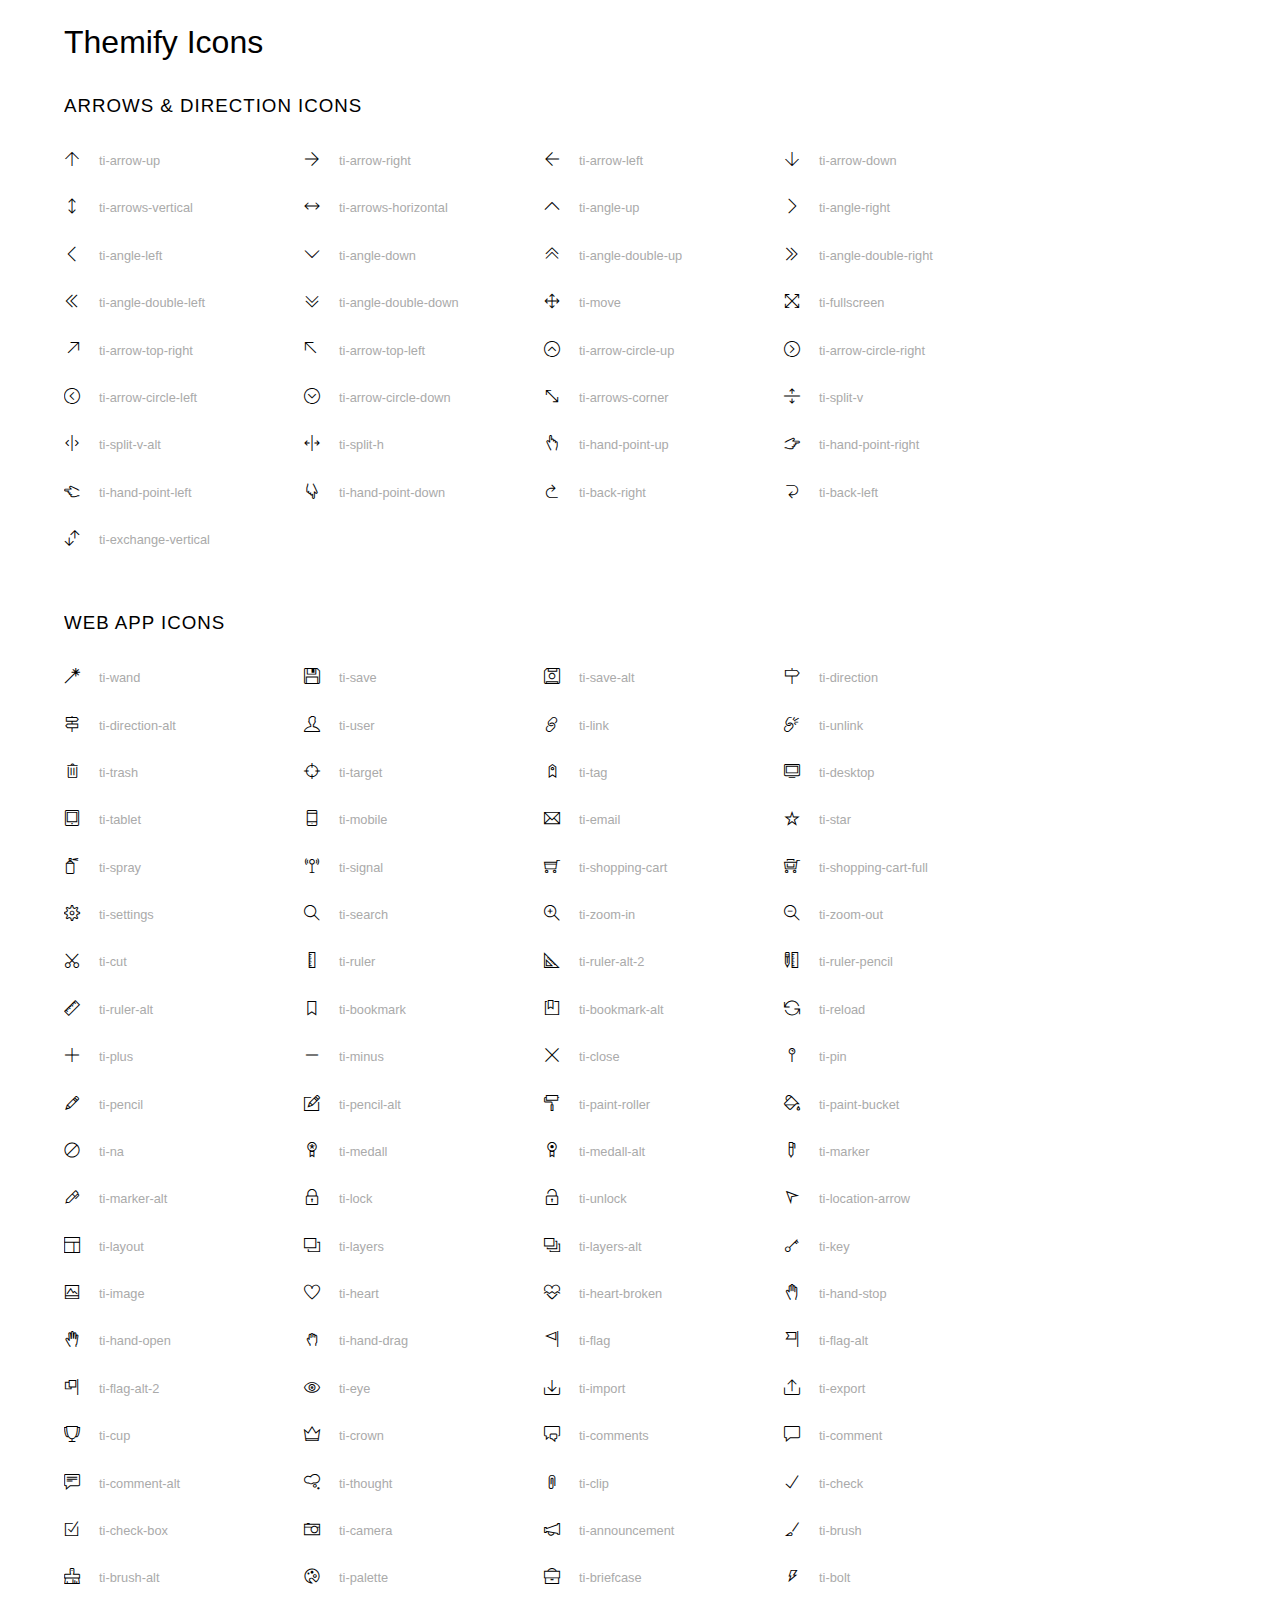
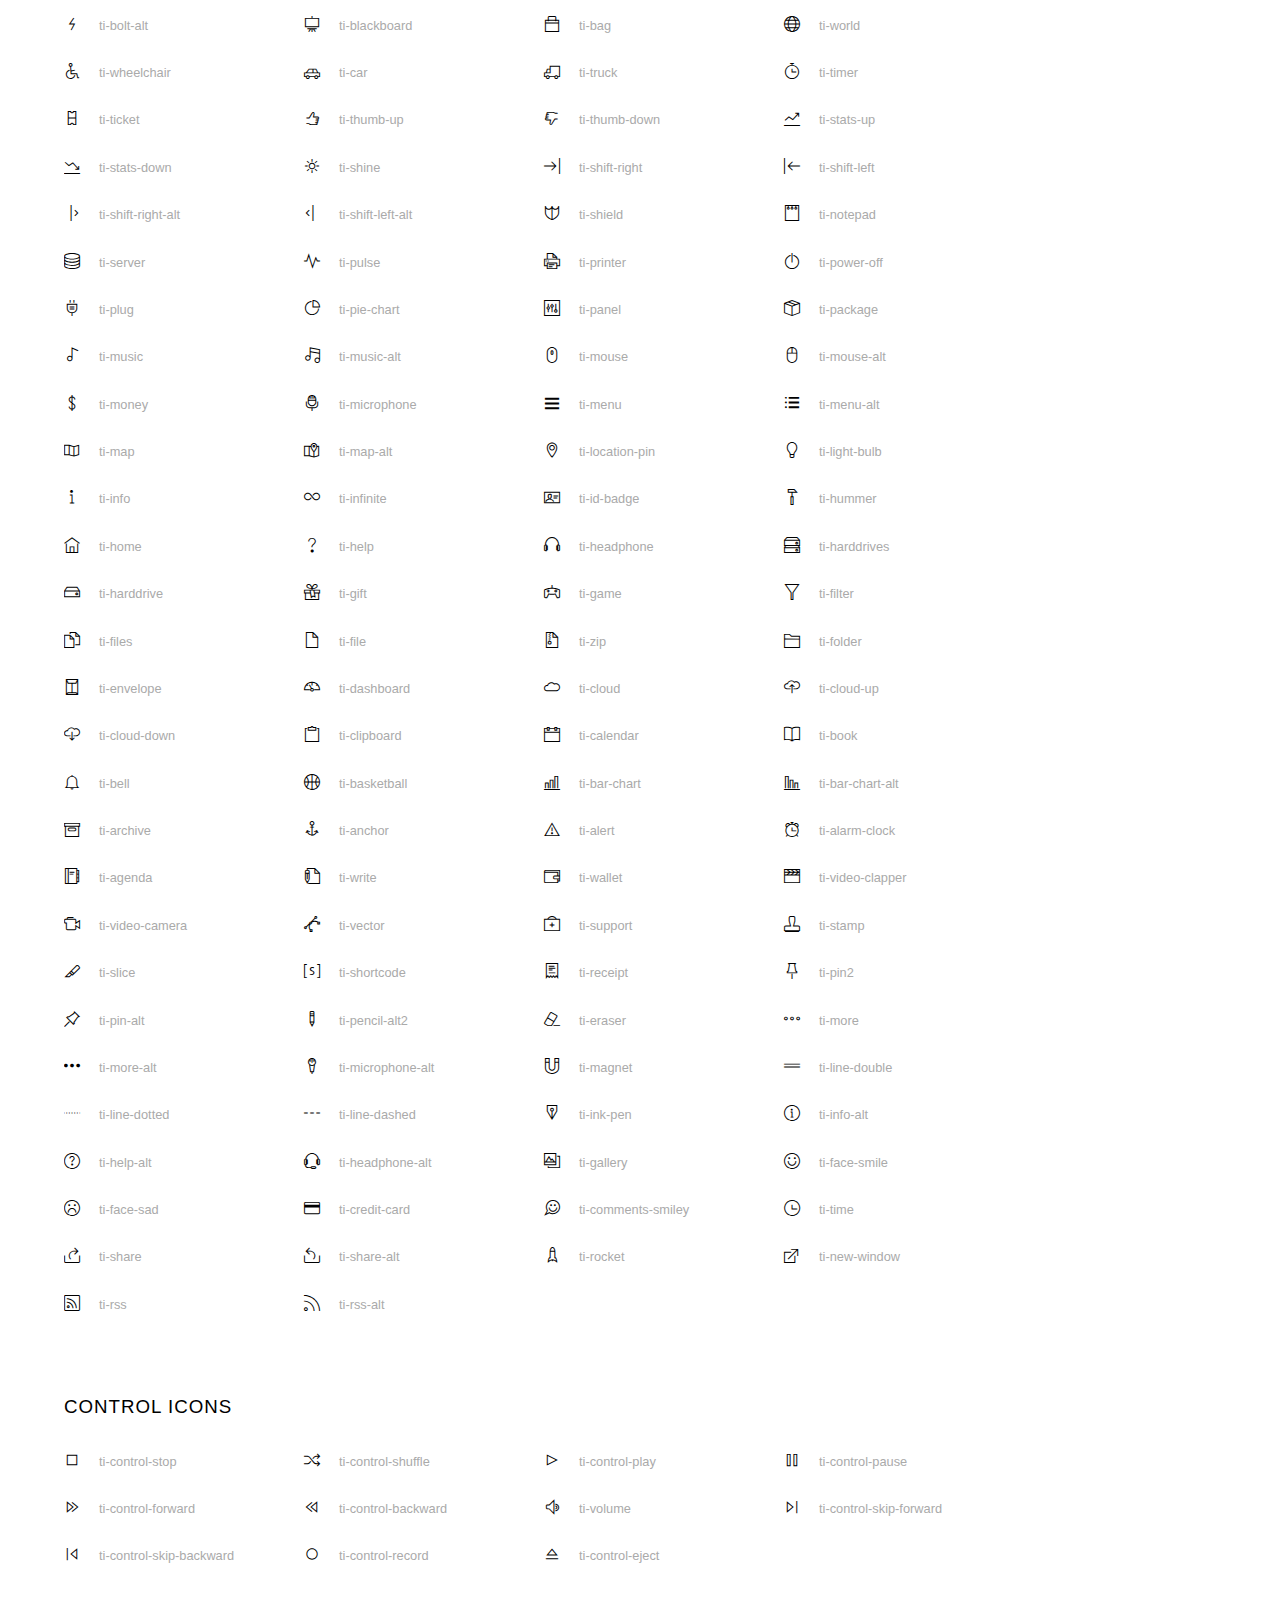
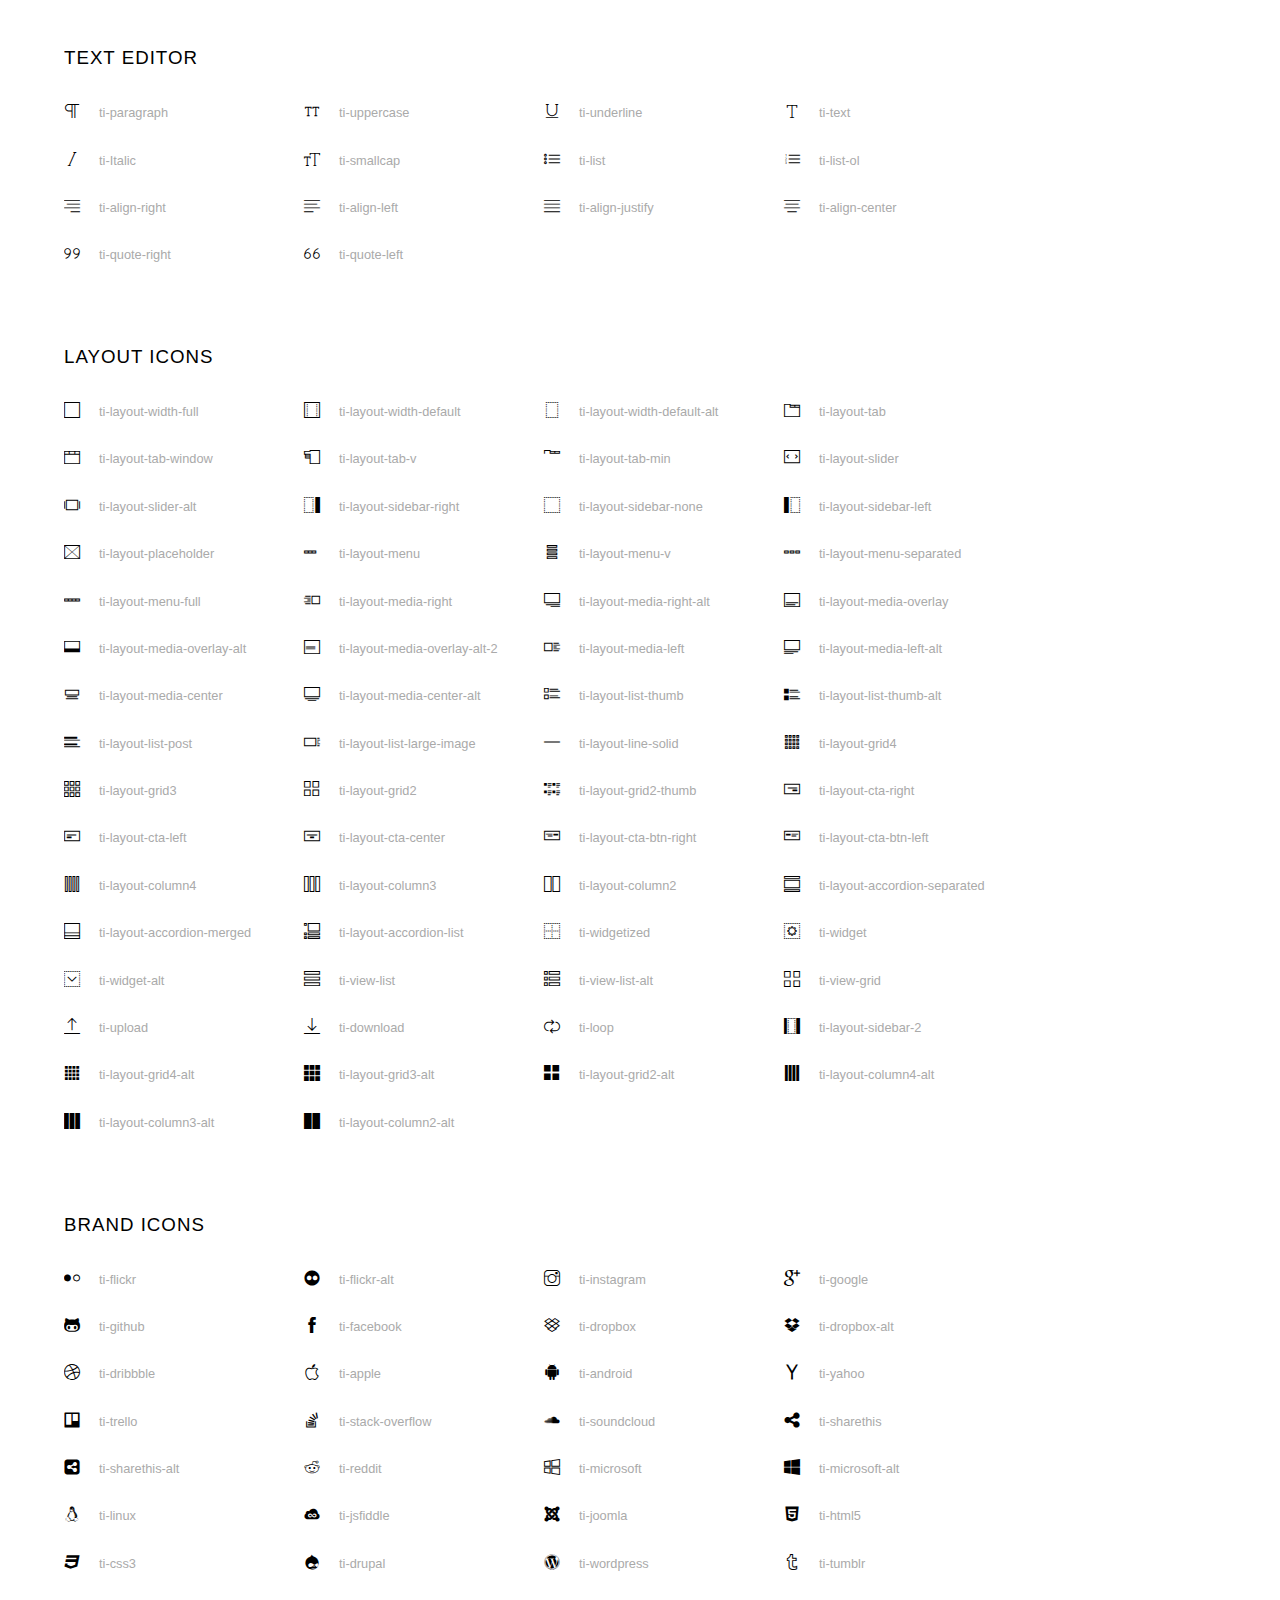
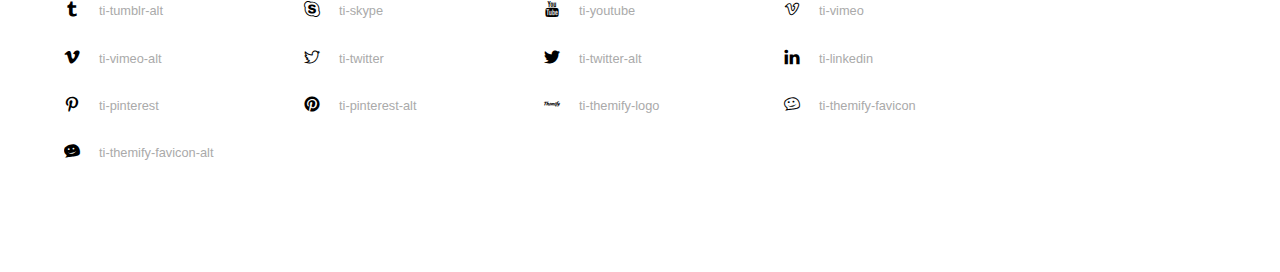
<file: vendors/iconfonts/ti-icons/index.html>
<!doctype html>
<html>
<head>
	<meta charset="utf-8">
	<title>Themify Icon Font</title>
	<meta name="viewport" content="width=device-width">
	<link rel="stylesheet" href="demo-files/demo.css">
	<link rel="stylesheet" href="css/themify-icons.css">
	<!--[if lt IE 8]><!-->
	<link rel="stylesheet" href="ie7/ie7.css">
	<!--<![endif]-->
</head>
<body>
	<h1>Themify Icons</h1>

	<div class="icon-section">

		<div class="icon-section">
			<h3>Arrows &amp; Direction Icons </h3>

			<div class="icon-container">
				<span class="ti-arrow-up"></span><span class="icon-name"> ti-arrow-up</span>
			</div>
			<div class="icon-container">
				<span class="ti-arrow-right"></span><span class="icon-name"> ti-arrow-right</span>
			</div>
			<div class="icon-container">
				<span class="ti-arrow-left"></span><span class="icon-name"> ti-arrow-left</span>
			</div>
			<div class="icon-container">
				<span class="ti-arrow-down"></span><span class="icon-name"> ti-arrow-down</span>
			</div>
			<div class="icon-container">
				<span class="ti-arrows-vertical"></span><span class="icon-name"> ti-arrows-vertical</span>
			</div>
			<div class="icon-container">
				<span class="ti-arrows-horizontal"></span><span class="icon-name"> ti-arrows-horizontal</span>
			</div>
			<div class="icon-container">
				<span class="ti-angle-up"></span><span class="icon-name"> ti-angle-up</span>
			</div>
			<div class="icon-container">
				<span class="ti-angle-right"></span><span class="icon-name"> ti-angle-right</span>
			</div>
			<div class="icon-container">
				<span class="ti-angle-left"></span><span class="icon-name"> ti-angle-left</span>
			</div>
			<div class="icon-container">
				<span class="ti-angle-down"></span><span class="icon-name"> ti-angle-down</span>
			</div>	
			<div class="icon-container">
				<span class="ti-angle-double-up"></span><span class="icon-name"> ti-angle-double-up</span>
			</div>
			<div class="icon-container">
				<span class="ti-angle-double-right"></span><span class="icon-name"> ti-angle-double-right</span>
			</div>
			<div class="icon-container">
				<span class="ti-angle-double-left"></span><span class="icon-name"> ti-angle-double-left</span>
			</div>
			<div class="icon-container">
				<span class="ti-angle-double-down"></span><span class="icon-name"> ti-angle-double-down</span>
			</div>					
			<div class="icon-container">
				<span class="ti-move"></span><span class="icon-name"> ti-move</span>
			</div>
			<div class="icon-container">
				<span class="ti-fullscreen"></span><span class="icon-name"> ti-fullscreen</span>
			</div>
			<div class="icon-container">
				<span class="ti-arrow-top-right"></span><span class="icon-name"> ti-arrow-top-right</span>
			</div>
			<div class="icon-container">
				<span class="ti-arrow-top-left"></span><span class="icon-name"> ti-arrow-top-left</span>
			</div>
			<div class="icon-container">
				<span class="ti-arrow-circle-up"></span><span class="icon-name"> ti-arrow-circle-up</span>
			</div>
			<div class="icon-container">
				<span class="ti-arrow-circle-right"></span><span class="icon-name"> ti-arrow-circle-right</span>
			</div>
			<div class="icon-container">
				<span class="ti-arrow-circle-left"></span><span class="icon-name"> ti-arrow-circle-left</span>
			</div>
			<div class="icon-container">
				<span class="ti-arrow-circle-down"></span><span class="icon-name"> ti-arrow-circle-down</span>
			</div>
			<div class="icon-container">
				<span class="ti-arrows-corner"></span><span class="icon-name"> ti-arrows-corner</span>
			</div>
			<div class="icon-container">
				<span class="ti-split-v"></span><span class="icon-name"> ti-split-v</span>
			</div>

			<div class="icon-container">
				<span class="ti-split-v-alt"></span><span class="icon-name"> ti-split-v-alt</span>
			</div>
			<div class="icon-container">
				<span class="ti-split-h"></span><span class="icon-name"> ti-split-h</span>
			</div>
			<div class="icon-container">
				<span class="ti-hand-point-up"></span><span class="icon-name"> ti-hand-point-up</span>
			</div>
			<div class="icon-container">
				<span class="ti-hand-point-right"></span><span class="icon-name"> ti-hand-point-right</span>
			</div>
			<div class="icon-container">
				<span class="ti-hand-point-left"></span><span class="icon-name"> ti-hand-point-left</span>
			</div>
			<div class="icon-container">
				<span class="ti-hand-point-down"></span><span class="icon-name"> ti-hand-point-down</span>
			</div>
			<div class="icon-container">
				<span class="ti-back-right"></span><span class="icon-name"> ti-back-right</span>
			</div>
			<div class="icon-container">
				<span class="ti-back-left"></span><span class="icon-name"> ti-back-left</span>
			</div>
			<div class="icon-container">
				<span class="ti-exchange-vertical"></span><span class="icon-name"> ti-exchange-vertical</span>
			</div>

		</div> <!-- Arrows Icons -->



		<h3>Web App Icons</h3>
		
		<div class="icon-section">

			<div class="icon-container">
				<span class="ti-wand"></span><span class="icon-name"> ti-wand</span>
			</div>
			<div class="icon-container">
				<span class="ti-save"></span><span class="icon-name"> ti-save</span>
			</div>
			<div class="icon-container">
				<span class="ti-save-alt"></span><span class="icon-name"> ti-save-alt</span>
			</div>

			<div class="icon-container">
				<span class="ti-direction"></span><span class="icon-name"> ti-direction</span>
			</div>
			<div class="icon-container">
				<span class="ti-direction-alt"></span><span class="icon-name"> ti-direction-alt</span>
			</div>
			<div class="icon-container">
				<span class="ti-user"></span><span class="icon-name"> ti-user</span>
			</div>
			<div class="icon-container">
				<span class="ti-link"></span><span class="icon-name"> ti-link</span>
			</div>
			<div class="icon-container">
				<span class="ti-unlink"></span><span class="icon-name"> ti-unlink</span>
			</div>
			<div class="icon-container">
				<span class="ti-trash"></span><span class="icon-name"> ti-trash</span>
			</div>
			<div class="icon-container">
				<span class="ti-target"></span><span class="icon-name"> ti-target</span>
			</div>
			<div class="icon-container">
				<span class="ti-tag"></span><span class="icon-name"> ti-tag</span>
			</div>
			<div class="icon-container">
				<span class="ti-desktop"></span><span class="icon-name"> ti-desktop</span>
			</div>
			<div class="icon-container">
				<span class="ti-tablet"></span><span class="icon-name"> ti-tablet</span>
			</div>
			<div class="icon-container">
				<span class="ti-mobile"></span><span class="icon-name"> ti-mobile</span>
			</div>
			<div class="icon-container">
				<span class="ti-email"></span><span class="icon-name"> ti-email</span>
			</div>	
			<div class="icon-container">
				<span class="ti-star"></span><span class="icon-name"> ti-star</span>
			</div>
			<div class="icon-container">
				<span class="ti-spray"></span><span class="icon-name"> ti-spray</span>
			</div>
			<div class="icon-container">
				<span class="ti-signal"></span><span class="icon-name"> ti-signal</span>
			</div>
			<div class="icon-container">
				<span class="ti-shopping-cart"></span><span class="icon-name"> ti-shopping-cart</span>
			</div>
			<div class="icon-container">
				<span class="ti-shopping-cart-full"></span><span class="icon-name"> ti-shopping-cart-full</span>
			</div>
			<div class="icon-container">
				<span class="ti-settings"></span><span class="icon-name"> ti-settings</span>
			</div>
			<div class="icon-container">
				<span class="ti-search"></span><span class="icon-name"> ti-search</span>
			</div>
			<div class="icon-container">
				<span class="ti-zoom-in"></span><span class="icon-name"> ti-zoom-in</span>
			</div>
			<div class="icon-container">
				<span class="ti-zoom-out"></span><span class="icon-name"> ti-zoom-out</span>
			</div>
			<div class="icon-container">
				<span class="ti-cut"></span><span class="icon-name"> ti-cut</span>
			</div>
			<div class="icon-container">
				<span class="ti-ruler"></span><span class="icon-name"> ti-ruler</span>
			</div>
			<div class="icon-container">
				<span class="ti-ruler-alt-2"></span><span class="icon-name"> ti-ruler-alt-2</span>
			</div>			
			<div class="icon-container">
				<span class="ti-ruler-pencil"></span><span class="icon-name"> ti-ruler-pencil</span>
			</div>
			<div class="icon-container">
				<span class="ti-ruler-alt"></span><span class="icon-name"> ti-ruler-alt</span>
			</div>
			<div class="icon-container">
				<span class="ti-bookmark"></span><span class="icon-name"> ti-bookmark</span>
			</div>
			<div class="icon-container">
				<span class="ti-bookmark-alt"></span><span class="icon-name"> ti-bookmark-alt</span>
			</div>
			<div class="icon-container">
				<span class="ti-reload"></span><span class="icon-name"> ti-reload</span>
			</div>
			<div class="icon-container">
				<span class="ti-plus"></span><span class="icon-name"> ti-plus</span>
			</div>
			<div class="icon-container">
				<span class="ti-minus"></span><span class="icon-name"> ti-minus</span>
			</div>
			<div class="icon-container">
				<span class="ti-close"></span><span class="icon-name"> ti-close</span>
			</div>			
			<div class="icon-container">
				<span class="ti-pin"></span><span class="icon-name"> ti-pin</span>
			</div>
			<div class="icon-container">
				<span class="ti-pencil"></span><span class="icon-name"> ti-pencil</span>
			</div>
					
		  	<div class="icon-container">
				<span class="ti-pencil-alt"></span><span class="icon-name"> ti-pencil-alt</span>
			</div>
			<div class="icon-container">
				<span class="ti-paint-roller"></span><span class="icon-name"> ti-paint-roller</span>
			</div>
			<div class="icon-container">
				<span class="ti-paint-bucket"></span><span class="icon-name"> ti-paint-bucket</span>
			</div>
			<div class="icon-container">
				<span class="ti-na"></span><span class="icon-name"> ti-na</span>
			</div>
			<div class="icon-container">
				<span class="ti-medall"></span><span class="icon-name"> ti-medall</span>
			</div>
			<div class="icon-container">
				<span class="ti-medall-alt"></span><span class="icon-name"> ti-medall-alt</span>
			</div>
			<div class="icon-container">
				<span class="ti-marker"></span><span class="icon-name"> ti-marker</span>
			</div>
			<div class="icon-container">
				<span class="ti-marker-alt"></span><span class="icon-name"> ti-marker-alt</span>
			</div>

			<div class="icon-container">
				<span class="ti-lock"></span><span class="icon-name"> ti-lock</span>
			</div>
			<div class="icon-container">
				<span class="ti-unlock"></span><span class="icon-name"> ti-unlock</span>
			</div>
			<div class="icon-container">
				<span class="ti-location-arrow"></span><span class="icon-name"> ti-location-arrow</span>
			</div>
			<div class="icon-container">
				<span class="ti-layout"></span><span class="icon-name"> ti-layout</span>
			</div>
			<div class="icon-container">
				<span class="ti-layers"></span><span class="icon-name"> ti-layers</span>
			</div>
			<div class="icon-container">
				<span class="ti-layers-alt"></span><span class="icon-name"> ti-layers-alt</span>
			</div>
			<div class="icon-container">
				<span class="ti-key"></span><span class="icon-name"> ti-key</span>
			</div>
			<div class="icon-container">
				<span class="ti-image"></span><span class="icon-name"> ti-image</span>
			</div>
			<div class="icon-container">
				<span class="ti-heart"></span><span class="icon-name"> ti-heart</span>
			</div>
			<div class="icon-container">
				<span class="ti-heart-broken"></span><span class="icon-name"> ti-heart-broken</span>
			</div>
			<div class="icon-container">
				<span class="ti-hand-stop"></span><span class="icon-name"> ti-hand-stop</span>
			</div>
			<div class="icon-container">
				<span class="ti-hand-open"></span><span class="icon-name"> ti-hand-open</span>
			</div>
			<div class="icon-container">
				<span class="ti-hand-drag"></span><span class="icon-name"> ti-hand-drag</span>
			</div>
			<div class="icon-container">
				<span class="ti-flag"></span><span class="icon-name"> ti-flag</span>
			</div>
			<div class="icon-container">
				<span class="ti-flag-alt"></span><span class="icon-name"> ti-flag-alt</span>
			</div>
			<div class="icon-container">
				<span class="ti-flag-alt-2"></span><span class="icon-name"> ti-flag-alt-2</span>
			</div>
			<div class="icon-container">
				<span class="ti-eye"></span><span class="icon-name"> ti-eye</span>
			</div>
			<div class="icon-container">
				<span class="ti-import"></span><span class="icon-name"> ti-import</span>
			</div>			
			<div class="icon-container">
				<span class="ti-export"></span><span class="icon-name"> ti-export</span>
			</div>
			<div class="icon-container">
				<span class="ti-cup"></span><span class="icon-name"> ti-cup</span>
			</div>
			<div class="icon-container">
				<span class="ti-crown"></span><span class="icon-name"> ti-crown</span>
			</div>
			<div class="icon-container">
				<span class="ti-comments"></span><span class="icon-name"> ti-comments</span>
			</div>
			<div class="icon-container">
				<span class="ti-comment"></span><span class="icon-name"> ti-comment</span>
			</div>
			<div class="icon-container">
				<span class="ti-comment-alt"></span><span class="icon-name"> ti-comment-alt</span>
			</div>
			<div class="icon-container">
				<span class="ti-thought"></span><span class="icon-name"> ti-thought</span>
			</div>			
			<div class="icon-container">
				<span class="ti-clip"></span><span class="icon-name"> ti-clip</span>
			</div>

			<div class="icon-container">
				<span class="ti-check"></span><span class="icon-name"> ti-check</span>
			</div>
			<div class="icon-container">
				<span class="ti-check-box"></span><span class="icon-name"> ti-check-box</span>
			</div>
			<div class="icon-container">
				<span class="ti-camera"></span><span class="icon-name"> ti-camera</span>
			</div>
			<div class="icon-container">
				<span class="ti-announcement"></span><span class="icon-name"> ti-announcement</span>
			</div>
			<div class="icon-container">
				<span class="ti-brush"></span><span class="icon-name"> ti-brush</span>
			</div>
			<div class="icon-container">
				<span class="ti-brush-alt"></span><span class="icon-name"> ti-brush-alt</span>
			</div>
			<div class="icon-container">
				<span class="ti-palette"></span><span class="icon-name"> ti-palette</span>
			</div>			
			<div class="icon-container">
				<span class="ti-briefcase"></span><span class="icon-name"> ti-briefcase</span>
			</div>
			<div class="icon-container">
				<span class="ti-bolt"></span><span class="icon-name"> ti-bolt</span>
			</div>
			<div class="icon-container">
				<span class="ti-bolt-alt"></span><span class="icon-name"> ti-bolt-alt</span>
			</div>
			<div class="icon-container">
				<span class="ti-blackboard"></span><span class="icon-name"> ti-blackboard</span>
			</div>
			<div class="icon-container">
				<span class="ti-bag"></span><span class="icon-name"> ti-bag</span>
			</div>
			<div class="icon-container">
				<span class="ti-world"></span><span class="icon-name"> ti-world</span>
			</div>
			<div class="icon-container">
				<span class="ti-wheelchair"></span><span class="icon-name"> ti-wheelchair</span>
			</div>
			<div class="icon-container">
				<span class="ti-car"></span><span class="icon-name"> ti-car</span>
			</div>
			<div class="icon-container">
				<span class="ti-truck"></span><span class="icon-name"> ti-truck</span>
			</div>
			<div class="icon-container">
				<span class="ti-timer"></span><span class="icon-name"> ti-timer</span>
			</div>
			<div class="icon-container">
				<span class="ti-ticket"></span><span class="icon-name"> ti-ticket</span>
			</div>
			<div class="icon-container">
				<span class="ti-thumb-up"></span><span class="icon-name"> ti-thumb-up</span>
			</div>
			<div class="icon-container">
				<span class="ti-thumb-down"></span><span class="icon-name"> ti-thumb-down</span>
			</div>

			<div class="icon-container">
				<span class="ti-stats-up"></span><span class="icon-name"> ti-stats-up</span>
			</div>
			<div class="icon-container">
				<span class="ti-stats-down"></span><span class="icon-name"> ti-stats-down</span>
			</div>
			<div class="icon-container">
				<span class="ti-shine"></span><span class="icon-name"> ti-shine</span>
			</div>
			<div class="icon-container">
				<span class="ti-shift-right"></span><span class="icon-name"> ti-shift-right</span>
			</div>
			<div class="icon-container">
				<span class="ti-shift-left"></span><span class="icon-name"> ti-shift-left</span>
			</div>

			<div class="icon-container">
				<span class="ti-shift-right-alt"></span><span class="icon-name"> ti-shift-right-alt</span>
			</div>
			<div class="icon-container">
				<span class="ti-shift-left-alt"></span><span class="icon-name"> ti-shift-left-alt</span>
			</div>
			<div class="icon-container">
				<span class="ti-shield"></span><span class="icon-name"> ti-shield</span>
			</div>
			<div class="icon-container">
				<span class="ti-notepad"></span><span class="icon-name"> ti-notepad</span>
			</div>
			<div class="icon-container">
				<span class="ti-server"></span><span class="icon-name"> ti-server</span>
			</div>

			<div class="icon-container">
				<span class="ti-pulse"></span><span class="icon-name"> ti-pulse</span>
			</div>
			<div class="icon-container">
				<span class="ti-printer"></span><span class="icon-name"> ti-printer</span>
			</div>
			<div class="icon-container">
				<span class="ti-power-off"></span><span class="icon-name"> ti-power-off</span>
			</div>
			<div class="icon-container">
				<span class="ti-plug"></span><span class="icon-name"> ti-plug</span>
			</div>
			<div class="icon-container">
				<span class="ti-pie-chart"></span><span class="icon-name"> ti-pie-chart</span>
			</div>

			<div class="icon-container">
				<span class="ti-panel"></span><span class="icon-name"> ti-panel</span>
			</div>
			<div class="icon-container">
				<span class="ti-package"></span><span class="icon-name"> ti-package</span>
			</div>
			<div class="icon-container">
				<span class="ti-music"></span><span class="icon-name"> ti-music</span>
			</div>
			<div class="icon-container">
				<span class="ti-music-alt"></span><span class="icon-name"> ti-music-alt</span>
			</div>
			<div class="icon-container">
				<span class="ti-mouse"></span><span class="icon-name"> ti-mouse</span>
			</div>
			<div class="icon-container">
				<span class="ti-mouse-alt"></span><span class="icon-name"> ti-mouse-alt</span>
			</div>
			<div class="icon-container">
				<span class="ti-money"></span><span class="icon-name"> ti-money</span>
			</div>
			<div class="icon-container">
				<span class="ti-microphone"></span><span class="icon-name"> ti-microphone</span>
			</div>
			<div class="icon-container">
				<span class="ti-menu"></span><span class="icon-name"> ti-menu</span>
			</div>
			<div class="icon-container">
				<span class="ti-menu-alt"></span><span class="icon-name"> ti-menu-alt</span>
			</div>
			<div class="icon-container">
				<span class="ti-map"></span><span class="icon-name"> ti-map</span>
			</div>
			<div class="icon-container">
				<span class="ti-map-alt"></span><span class="icon-name"> ti-map-alt</span>
			</div>

			<div class="icon-container">
				<span class="ti-location-pin"></span><span class="icon-name"> ti-location-pin</span>
			</div>

			<div class="icon-container">
				<span class="ti-light-bulb"></span><span class="icon-name"> ti-light-bulb</span>
			</div>
			<div class="icon-container">
				<span class="ti-info"></span><span class="icon-name"> ti-info</span>
			</div>
			<div class="icon-container">
				<span class="ti-infinite"></span><span class="icon-name"> ti-infinite</span>
			</div>
			<div class="icon-container">
				<span class="ti-id-badge"></span><span class="icon-name"> ti-id-badge</span>
			</div>
			<div class="icon-container">
				<span class="ti-hummer"></span><span class="icon-name"> ti-hummer</span>
			</div>
			<div class="icon-container">
				<span class="ti-home"></span><span class="icon-name"> ti-home</span>
			</div>
			<div class="icon-container">
				<span class="ti-help"></span><span class="icon-name"> ti-help</span>
			</div>
			<div class="icon-container">
				<span class="ti-headphone"></span><span class="icon-name"> ti-headphone</span>
			</div>
			<div class="icon-container">
				<span class="ti-harddrives"></span><span class="icon-name"> ti-harddrives</span>
			</div>
			<div class="icon-container">
				<span class="ti-harddrive"></span><span class="icon-name"> ti-harddrive</span>
			</div>
			<div class="icon-container">
				<span class="ti-gift"></span><span class="icon-name"> ti-gift</span>
			</div>
			<div class="icon-container">
				<span class="ti-game"></span><span class="icon-name"> ti-game</span>
			</div>
			<div class="icon-container">
				<span class="ti-filter"></span><span class="icon-name"> ti-filter</span>
			</div>
			<div class="icon-container">
				<span class="ti-files"></span><span class="icon-name"> ti-files</span>
			</div>
			<div class="icon-container">
				<span class="ti-file"></span><span class="icon-name"> ti-file</span>
			</div>
			<div class="icon-container">
				<span class="ti-zip"></span><span class="icon-name"> ti-zip</span>
			</div>
			<div class="icon-container">
				<span class="ti-folder"></span><span class="icon-name"> ti-folder</span>
			</div>			
			<div class="icon-container">
				<span class="ti-envelope"></span><span class="icon-name"> ti-envelope</span>
			</div>


			<div class="icon-container">
				<span class="ti-dashboard"></span><span class="icon-name"> ti-dashboard</span>
			</div>
			<div class="icon-container">
				<span class="ti-cloud"></span><span class="icon-name"> ti-cloud</span>
			</div>
			<div class="icon-container">
				<span class="ti-cloud-up"></span><span class="icon-name"> ti-cloud-up</span>
			</div>
			<div class="icon-container">
				<span class="ti-cloud-down"></span><span class="icon-name"> ti-cloud-down</span>
			</div>
			<div class="icon-container">
				<span class="ti-clipboard"></span><span class="icon-name"> ti-clipboard</span>
			</div>
			<div class="icon-container">
				<span class="ti-calendar"></span><span class="icon-name"> ti-calendar</span>
			</div>
			<div class="icon-container">
				<span class="ti-book"></span><span class="icon-name"> ti-book</span>
			</div>
			<div class="icon-container">
				<span class="ti-bell"></span><span class="icon-name"> ti-bell</span>
			</div>
			<div class="icon-container">
				<span class="ti-basketball"></span><span class="icon-name"> ti-basketball</span>
			</div>
			<div class="icon-container">
				<span class="ti-bar-chart"></span><span class="icon-name"> ti-bar-chart</span>
			</div>
			<div class="icon-container">
				<span class="ti-bar-chart-alt"></span><span class="icon-name"> ti-bar-chart-alt</span>
			</div>


			<div class="icon-container">
				<span class="ti-archive"></span><span class="icon-name"> ti-archive</span>
			</div>
			<div class="icon-container">
				<span class="ti-anchor"></span><span class="icon-name"> ti-anchor</span>
			</div>

			<div class="icon-container">
				<span class="ti-alert"></span><span class="icon-name"> ti-alert</span>
			</div>
			<div class="icon-container">
				<span class="ti-alarm-clock"></span><span class="icon-name"> ti-alarm-clock</span>
			</div>
			<div class="icon-container">
				<span class="ti-agenda"></span><span class="icon-name"> ti-agenda</span>
			</div>
			<div class="icon-container">
				<span class="ti-write"></span><span class="icon-name"> ti-write</span>
			</div>

			<div class="icon-container">
				<span class="ti-wallet"></span><span class="icon-name"> ti-wallet</span>
			</div>
			<div class="icon-container">
				<span class="ti-video-clapper"></span><span class="icon-name"> ti-video-clapper</span>
			</div>
			<div class="icon-container">
				<span class="ti-video-camera"></span><span class="icon-name"> ti-video-camera</span>
			</div>
			<div class="icon-container">
				<span class="ti-vector"></span><span class="icon-name"> ti-vector</span>
			</div>

			<div class="icon-container">
				<span class="ti-support"></span><span class="icon-name"> ti-support</span>
			</div>
			<div class="icon-container">
				<span class="ti-stamp"></span><span class="icon-name"> ti-stamp</span>
			</div>
			<div class="icon-container">
				<span class="ti-slice"></span><span class="icon-name"> ti-slice</span>
			</div>
			<div class="icon-container">
				<span class="ti-shortcode"></span><span class="icon-name"> ti-shortcode</span>
			</div>
			<div class="icon-container">
				<span class="ti-receipt"></span><span class="icon-name"> ti-receipt</span>
			</div>
			<div class="icon-container">
				<span class="ti-pin2"></span><span class="icon-name"> ti-pin2</span>
			</div>
			<div class="icon-container">
				<span class="ti-pin-alt"></span><span class="icon-name"> ti-pin-alt</span>
			</div>
			<div class="icon-container">
				<span class="ti-pencil-alt2"></span><span class="icon-name"> ti-pencil-alt2</span>
			</div>
			<div class="icon-container">
				<span class="ti-eraser"></span><span class="icon-name"> ti-eraser</span>
			</div>			
			<div class="icon-container">
				<span class="ti-more"></span><span class="icon-name"> ti-more</span>
			</div>
			<div class="icon-container">
				<span class="ti-more-alt"></span><span class="icon-name"> ti-more-alt</span>
			</div>
			<div class="icon-container">
				<span class="ti-microphone-alt"></span><span class="icon-name"> ti-microphone-alt</span>
			</div>
			<div class="icon-container">
				<span class="ti-magnet"></span><span class="icon-name"> ti-magnet</span>
			</div>
			<div class="icon-container">
				<span class="ti-line-double"></span><span class="icon-name"> ti-line-double</span>
			</div>
			<div class="icon-container">
				<span class="ti-line-dotted"></span><span class="icon-name"> ti-line-dotted</span>
			</div>
			<div class="icon-container">
				<span class="ti-line-dashed"></span><span class="icon-name"> ti-line-dashed</span>
			</div>

			<div class="icon-container">
				<span class="ti-ink-pen"></span><span class="icon-name"> ti-ink-pen</span>
			</div>
			<div class="icon-container">
				<span class="ti-info-alt"></span><span class="icon-name"> ti-info-alt</span>
			</div>
			<div class="icon-container">
				<span class="ti-help-alt"></span><span class="icon-name"> ti-help-alt</span>
			</div>
			<div class="icon-container">
				<span class="ti-headphone-alt"></span><span class="icon-name"> ti-headphone-alt</span>
			</div>

			<div class="icon-container">
				<span class="ti-gallery"></span><span class="icon-name"> ti-gallery</span>
			</div>
			<div class="icon-container">
				<span class="ti-face-smile"></span><span class="icon-name"> ti-face-smile</span>
			</div>
			<div class="icon-container">
				<span class="ti-face-sad"></span><span class="icon-name"> ti-face-sad</span>
			</div>
			<div class="icon-container">
				<span class="ti-credit-card"></span><span class="icon-name"> ti-credit-card</span>
			</div>
			<div class="icon-container">
				<span class="ti-comments-smiley"></span><span class="icon-name"> ti-comments-smiley</span>
			</div>
			<div class="icon-container">
				<span class="ti-time"></span><span class="icon-name"> ti-time</span>
			</div>
			<div class="icon-container">
				<span class="ti-share"></span><span class="icon-name"> ti-share</span>
			</div>
			<div class="icon-container">
				<span class="ti-share-alt"></span><span class="icon-name"> ti-share-alt</span>
			</div>
			<div class="icon-container">
				<span class="ti-rocket"></span><span class="icon-name"> ti-rocket</span>
			</div>

			<div class="icon-container">
				<span class="ti-new-window"></span><span class="icon-name"> ti-new-window</span>
			</div>

			<div class="icon-container">
				<span class="ti-rss"></span><span class="icon-name"> ti-rss</span>
			</div>

			<div class="icon-container">
				<span class="ti-rss-alt"></span><span class="icon-name"> ti-rss-alt</span>
			</div>
			
		</div><!-- Web App Icons -->


		<div class="icon-section">
			<h3>Control Icons</h3>
			<div class="icon-container">
				<span class="ti-control-stop"></span><span class="icon-name"> ti-control-stop</span>
			</div>
			<div class="icon-container">
				<span class="ti-control-shuffle"></span><span class="icon-name"> ti-control-shuffle</span>
			</div>
			<div class="icon-container">
				<span class="ti-control-play"></span><span class="icon-name"> ti-control-play</span>
			</div>
			<div class="icon-container">
				<span class="ti-control-pause"></span><span class="icon-name"> ti-control-pause</span>
			</div>
			<div class="icon-container">
				<span class="ti-control-forward"></span><span class="icon-name"> ti-control-forward</span>
			</div>
			<div class="icon-container">
				<span class="ti-control-backward"></span><span class="icon-name"> ti-control-backward</span>
			</div>	
			<div class="icon-container">
				<span class="ti-volume"></span><span class="icon-name"> ti-volume</span>
			</div>
			<div class="icon-container">
				<span class="ti-control-skip-forward"></span><span class="icon-name"> ti-control-skip-forward</span>
			</div>
			<div class="icon-container">
				<span class="ti-control-skip-backward"></span><span class="icon-name"> ti-control-skip-backward</span>
			</div>
			<div class="icon-container">
				<span class="ti-control-record"></span><span class="icon-name"> ti-control-record</span>
			</div>
			<div class="icon-container">
				<span class="ti-control-eject"></span><span class="icon-name"> ti-control-eject</span>
			</div>			
		</div> <!-- Control Icons -->


		<div class="icon-section">
			<h3>Text Editor</h3>

			<div class="icon-container">
				<span class="ti-paragraph"></span><span class="icon-name"> ti-paragraph</span>
			</div>
			<div class="icon-container">
				<span class="ti-uppercase"></span><span class="icon-name"> ti-uppercase</span>
			</div>

			<div class="icon-container">
				<span class="ti-underline"></span><span class="icon-name"> ti-underline</span>
			</div>
			<div class="icon-container">
				<span class="ti-text"></span><span class="icon-name"> ti-text</span>
			</div>
			<div class="icon-container">
				<span class="ti-Italic"></span><span class="icon-name"> ti-Italic</span>
			</div>
			<div class="icon-container">
				<span class="ti-smallcap"></span><span class="icon-name"> ti-smallcap</span>
			</div>
			<div class="icon-container">
				<span class="ti-list"></span><span class="icon-name"> ti-list</span>
			</div>
			<div class="icon-container">
				<span class="ti-list-ol"></span><span class="icon-name"> ti-list-ol</span>
			</div>
			<div class="icon-container">
				<span class="ti-align-right"></span><span class="icon-name"> ti-align-right</span>
			</div>
			<div class="icon-container">
				<span class="ti-align-left"></span><span class="icon-name"> ti-align-left</span>
			</div>
			<div class="icon-container">
				<span class="ti-align-justify"></span><span class="icon-name"> ti-align-justify</span>
			</div>
			<div class="icon-container">
				<span class="ti-align-center"></span><span class="icon-name"> ti-align-center</span>
			</div>
			<div class="icon-container">
				<span class="ti-quote-right"></span><span class="icon-name"> ti-quote-right</span>
			</div>
			<div class="icon-container">
				<span class="ti-quote-left"></span><span class="icon-name"> ti-quote-left</span>
			</div>

		</div> <!-- Text Editor -->



		<div class="icon-section">
			<h3>Layout Icons</h3>
			<div class="icon-container">
				<span class="ti-layout-width-full"></span><span class="icon-name"> ti-layout-width-full</span>
			</div>
			<div class="icon-container">
				<span class="ti-layout-width-default"></span><span class="icon-name"> ti-layout-width-default</span>
			</div>
			<div class="icon-container">
				<span class="ti-layout-width-default-alt"></span><span class="icon-name"> ti-layout-width-default-alt</span>
			</div>
			<div class="icon-container">
				<span class="ti-layout-tab"></span><span class="icon-name"> ti-layout-tab</span>
			</div>
			<div class="icon-container">
				<span class="ti-layout-tab-window"></span><span class="icon-name"> ti-layout-tab-window</span>
			</div>
			<div class="icon-container">
				<span class="ti-layout-tab-v"></span><span class="icon-name"> ti-layout-tab-v</span>
			</div>
			<div class="icon-container">
				<span class="ti-layout-tab-min"></span><span class="icon-name"> ti-layout-tab-min</span>
			</div>
			<div class="icon-container">
				<span class="ti-layout-slider"></span><span class="icon-name"> ti-layout-slider</span>
			</div>
			<div class="icon-container">
				<span class="ti-layout-slider-alt"></span><span class="icon-name"> ti-layout-slider-alt</span>
			</div>
			<div class="icon-container">
				<span class="ti-layout-sidebar-right"></span><span class="icon-name"> ti-layout-sidebar-right</span>
			</div>
			<div class="icon-container">
				<span class="ti-layout-sidebar-none"></span><span class="icon-name"> ti-layout-sidebar-none</span>
			</div>
			<div class="icon-container">
				<span class="ti-layout-sidebar-left"></span><span class="icon-name"> ti-layout-sidebar-left</span>
			</div>
			<div class="icon-container">
				<span class="ti-layout-placeholder"></span><span class="icon-name"> ti-layout-placeholder</span>
			</div>
			<div class="icon-container">
				<span class="ti-layout-menu"></span><span class="icon-name"> ti-layout-menu</span>
			</div>
			<div class="icon-container">
				<span class="ti-layout-menu-v"></span><span class="icon-name"> ti-layout-menu-v</span>
			</div>
			<div class="icon-container">
				<span class="ti-layout-menu-separated"></span><span class="icon-name"> ti-layout-menu-separated</span>
			</div>
			<div class="icon-container">
				<span class="ti-layout-menu-full"></span><span class="icon-name"> ti-layout-menu-full</span>
			</div>
			<div class="icon-container">
				<span class="ti-layout-media-right"></span><span class="icon-name"> ti-layout-media-right</span>
			</div>
			<div class="icon-container">
				<span class="ti-layout-media-right-alt"></span><span class="icon-name"> ti-layout-media-right-alt</span>
			</div>
			<div class="icon-container">
				<span class="ti-layout-media-overlay"></span><span class="icon-name"> ti-layout-media-overlay</span>
			</div>
			<div class="icon-container">
				<span class="ti-layout-media-overlay-alt"></span><span class="icon-name"> ti-layout-media-overlay-alt</span>
			</div>
			<div class="icon-container">
				<span class="ti-layout-media-overlay-alt-2"></span><span class="icon-name"> ti-layout-media-overlay-alt-2</span>
			</div>
			<div class="icon-container">
				<span class="ti-layout-media-left"></span><span class="icon-name"> ti-layout-media-left</span>
			</div>
			<div class="icon-container">
				<span class="ti-layout-media-left-alt"></span><span class="icon-name"> ti-layout-media-left-alt</span>
			</div>
			<div class="icon-container">
				<span class="ti-layout-media-center"></span><span class="icon-name"> ti-layout-media-center</span>
			</div>
			<div class="icon-container">
				<span class="ti-layout-media-center-alt"></span><span class="icon-name"> ti-layout-media-center-alt</span>
			</div>
			<div class="icon-container">
				<span class="ti-layout-list-thumb"></span><span class="icon-name"> ti-layout-list-thumb</span>
			</div>
			<div class="icon-container">
				<span class="ti-layout-list-thumb-alt"></span><span class="icon-name"> ti-layout-list-thumb-alt</span>
			</div>
			<div class="icon-container">
				<span class="ti-layout-list-post"></span><span class="icon-name"> ti-layout-list-post</span>
			</div>
			<div class="icon-container">
				<span class="ti-layout-list-large-image"></span><span class="icon-name"> ti-layout-list-large-image</span>
			</div>
			<div class="icon-container">
				<span class="ti-layout-line-solid"></span><span class="icon-name"> ti-layout-line-solid</span>
			</div>
			<div class="icon-container">
				<span class="ti-layout-grid4"></span><span class="icon-name"> ti-layout-grid4</span>
			</div>
			<div class="icon-container">
				<span class="ti-layout-grid3"></span><span class="icon-name"> ti-layout-grid3</span>
			</div>
			<div class="icon-container">
				<span class="ti-layout-grid2"></span><span class="icon-name"> ti-layout-grid2</span>
			</div>
			<div class="icon-container">
				<span class="ti-layout-grid2-thumb"></span><span class="icon-name"> ti-layout-grid2-thumb</span>
			</div>
			<div class="icon-container">
				<span class="ti-layout-cta-right"></span><span class="icon-name"> ti-layout-cta-right</span>
			</div>
			<div class="icon-container">
				<span class="ti-layout-cta-left"></span><span class="icon-name"> ti-layout-cta-left</span>
			</div>
			<div class="icon-container">
				<span class="ti-layout-cta-center"></span><span class="icon-name"> ti-layout-cta-center</span>
			</div>
			<div class="icon-container">
				<span class="ti-layout-cta-btn-right"></span><span class="icon-name"> ti-layout-cta-btn-right</span>
			</div>
			<div class="icon-container">
				<span class="ti-layout-cta-btn-left"></span><span class="icon-name"> ti-layout-cta-btn-left</span>
			</div>
			<div class="icon-container">
				<span class="ti-layout-column4"></span><span class="icon-name"> ti-layout-column4</span>
			</div>
			<div class="icon-container">
				<span class="ti-layout-column3"></span><span class="icon-name"> ti-layout-column3</span>
			</div>
			<div class="icon-container">
				<span class="ti-layout-column2"></span><span class="icon-name"> ti-layout-column2</span>
			</div>
			<div class="icon-container">
				<span class="ti-layout-accordion-separated"></span><span class="icon-name"> ti-layout-accordion-separated</span>
			</div>
			<div class="icon-container">
				<span class="ti-layout-accordion-merged"></span><span class="icon-name"> ti-layout-accordion-merged</span>
			</div>
			<div class="icon-container">
				<span class="ti-layout-accordion-list"></span><span class="icon-name"> ti-layout-accordion-list</span>
			</div>
			<div class="icon-container">
				<span class="ti-widgetized"></span><span class="icon-name"> ti-widgetized</span>
			</div>
			<div class="icon-container">
				<span class="ti-widget"></span><span class="icon-name"> ti-widget</span>
			</div>
			<div class="icon-container">
				<span class="ti-widget-alt"></span><span class="icon-name"> ti-widget-alt</span>
			</div>
			<div class="icon-container">
				<span class="ti-view-list"></span><span class="icon-name"> ti-view-list</span>
			</div>
			<div class="icon-container">
				<span class="ti-view-list-alt"></span><span class="icon-name"> ti-view-list-alt</span>
			</div>
			<div class="icon-container">
				<span class="ti-view-grid"></span><span class="icon-name"> ti-view-grid</span>
			</div>
			<div class="icon-container">
				<span class="ti-upload"></span><span class="icon-name"> ti-upload</span>
			</div>
			<div class="icon-container">
				<span class="ti-download"></span><span class="icon-name"> ti-download</span>
			</div>	
			<div class="icon-container">
				<span class="ti-loop"></span><span class="icon-name"> ti-loop</span>
			</div>
			<div class="icon-container">
				<span class="ti-layout-sidebar-2"></span><span class="icon-name"> ti-layout-sidebar-2</span>
			</div>
			<div class="icon-container">
				<span class="ti-layout-grid4-alt"></span><span class="icon-name"> ti-layout-grid4-alt</span>
			</div>
			<div class="icon-container">
				<span class="ti-layout-grid3-alt"></span><span class="icon-name"> ti-layout-grid3-alt</span>
			</div>
			<div class="icon-container">
				<span class="ti-layout-grid2-alt"></span><span class="icon-name"> ti-layout-grid2-alt</span>
			</div>
			<div class="icon-container">
				<span class="ti-layout-column4-alt"></span><span class="icon-name"> ti-layout-column4-alt</span>
			</div>
			<div class="icon-container">
				<span class="ti-layout-column3-alt"></span><span class="icon-name"> ti-layout-column3-alt</span>
			</div>
			<div class="icon-container">
				<span class="ti-layout-column2-alt"></span><span class="icon-name"> ti-layout-column2-alt</span>
			</div>		


		</div> <!-- Layout Icons -->


		<div class="icon-section">
			<h3>Brand Icons</h3>

			<div class="icon-container">
				<span class="ti-flickr"></span><span class="icon-name"> ti-flickr</span>
			</div>
			<div class="icon-container">
				<span class="ti-flickr-alt"></span><span class="icon-name"> ti-flickr-alt</span>
			</div>			
			<div class="icon-container">
				<span class="ti-instagram"></span><span class="icon-name"> ti-instagram</span>
			</div>
			<div class="icon-container">
				<span class="ti-google"></span><span class="icon-name"> ti-google</span>
			</div>
			<div class="icon-container">
				<span class="ti-github"></span><span class="icon-name"> ti-github</span>
			</div>

			<div class="icon-container">
				<span class="ti-facebook"></span><span class="icon-name"> ti-facebook</span>
			</div>
			<div class="icon-container">
				<span class="ti-dropbox"></span><span class="icon-name"> ti-dropbox</span>
			</div>
			<div class="icon-container">
				<span class="ti-dropbox-alt"></span><span class="icon-name"> ti-dropbox-alt</span>
			</div>
			<div class="icon-container">
				<span class="ti-dribbble"></span><span class="icon-name"> ti-dribbble</span>
			</div>
			<div class="icon-container">
				<span class="ti-apple"></span><span class="icon-name"> ti-apple</span>
			</div>
			<div class="icon-container">
				<span class="ti-android"></span><span class="icon-name"> ti-android</span>
			</div>
			<div class="icon-container">
				<span class="ti-yahoo"></span><span class="icon-name"> ti-yahoo</span>
			</div>
			<div class="icon-container">
				<span class="ti-trello"></span><span class="icon-name"> ti-trello</span>
			</div>
			<div class="icon-container">
				<span class="ti-stack-overflow"></span><span class="icon-name"> ti-stack-overflow</span>
			</div>
			<div class="icon-container">
				<span class="ti-soundcloud"></span><span class="icon-name"> ti-soundcloud</span>
			</div>
			<div class="icon-container">
				<span class="ti-sharethis"></span><span class="icon-name"> ti-sharethis</span>
			</div>
			<div class="icon-container">
				<span class="ti-sharethis-alt"></span><span class="icon-name"> ti-sharethis-alt</span>
			</div>
			<div class="icon-container">
				<span class="ti-reddit"></span><span class="icon-name"> ti-reddit</span>
			</div>

			<div class="icon-container">
				<span class="ti-microsoft"></span><span class="icon-name"> ti-microsoft</span>
			</div>
			<div class="icon-container">
				<span class="ti-microsoft-alt"></span><span class="icon-name"> ti-microsoft-alt</span>
			</div>
			<div class="icon-container">
				<span class="ti-linux"></span><span class="icon-name"> ti-linux</span>
			</div>
			<div class="icon-container">
				<span class="ti-jsfiddle"></span><span class="icon-name"> ti-jsfiddle</span>
			</div>
			<div class="icon-container">
				<span class="ti-joomla"></span><span class="icon-name"> ti-joomla</span>
			</div>
			<div class="icon-container">
				<span class="ti-html5"></span><span class="icon-name"> ti-html5</span>
			</div>
			<div class="icon-container">
				<span class="ti-css3"></span><span class="icon-name"> ti-css3</span>
			</div>	
			<div class="icon-container">
				<span class="ti-drupal"></span><span class="icon-name"> ti-drupal</span>
			</div>
			<div class="icon-container">
				<span class="ti-wordpress"></span><span class="icon-name"> ti-wordpress</span>
			</div>		
			<div class="icon-container">
				<span class="ti-tumblr"></span><span class="icon-name"> ti-tumblr</span>
			</div>
			<div class="icon-container">
				<span class="ti-tumblr-alt"></span><span class="icon-name"> ti-tumblr-alt</span>
			</div>
			<div class="icon-container">
				<span class="ti-skype"></span><span class="icon-name"> ti-skype</span>
			</div>
			<div class="icon-container">
				<span class="ti-youtube"></span><span class="icon-name"> ti-youtube</span>
			</div>
			<div class="icon-container">
				<span class="ti-vimeo"></span><span class="icon-name"> ti-vimeo</span>
			</div>
			<div class="icon-container">
				<span class="ti-vimeo-alt"></span><span class="icon-name"> ti-vimeo-alt</span>
			</div>			
			<div class="icon-container">
				<span class="ti-twitter"></span><span class="icon-name"> ti-twitter</span>
			</div>
			<div class="icon-container">
				<span class="ti-twitter-alt"></span><span class="icon-name"> ti-twitter-alt</span>
			</div>
			<div class="icon-container">
				<span class="ti-linkedin"></span><span class="icon-name"> ti-linkedin</span>
			</div>
			<div class="icon-container">
				<span class="ti-pinterest"></span><span class="icon-name"> ti-pinterest</span>
			</div>

			<div class="icon-container">
				<span class="ti-pinterest-alt"></span><span class="icon-name"> ti-pinterest-alt</span>
			</div>
			<div class="icon-container">
				<span class="ti-themify-logo"></span><span class="icon-name"> ti-themify-logo</span>
			</div>
			<div class="icon-container">
				<span class="ti-themify-favicon"></span><span class="icon-name"> ti-themify-favicon</span>
			</div>
			<div class="icon-container">
				<span class="ti-themify-favicon-alt"></span><span class="icon-name"> ti-themify-favicon-alt</span>
			</div>

		</div> <!-- brand Icons -->

	</div>

</body>
</html>
</file>
<file: vendors/iconfonts/flag-icon-css/assets/docs.css>
body {
  font-weight: 300;
  -webkit-font-smoothing: antialiased;
}
h1,
h2,
h3,
h4,
h5,
h6 {
  font-weight: 300;
}
.flag-wrapper {
  width: 100%;
  display: inline-block;
  position: relative;
  box-shadow: 0 0 2px black;
  overflow: hidden;
  margin-bottom: 20px;
}
.flag-wrapper:after {
  padding-top: 75%;
  /* ratio */
  display: block;
  content: '';
}
.flag-wrapper .flag {
  position: absolute;
  top: 0;
  bottom: 0;
  right: 0;
  left: 0;
  width: 100%;
  height: 100%;
  background-size: cover;
}
.no-wrap {
  white-space: nowrap;
  margin-bottom: 8px;
  overflow: hidden;
}
.all-flags .flag-icon-background {
  cursor: pointer;
}
.jumbotron {
  position: relative;
  font-size: 16px;
  color: #fff;
  color: rgba(255, 255, 255, 0.75);
  text-align: center;
  border-radius: 0;
  padding-bottom: 80px;
  background: linear-gradient(to right, #0d6632, #f4c01a);
}
.jumbotron h1 {
  margin-bottom: 15px;
  font-weight: 300;
  letter-spacing: -1px;
  color: #fff;
}
.jumbotron iframe {
  width: 100px!important;
  height: 20px!important;
  border: none;
  overflow: hidden;
  margin: 2px;
}
.jumbotron p a,
.jumbotron .jumbotron-links a {
  font-weight: 500;
  color: #fff;
}
.jumbotron .jumbotron-links {
  margin-top: 15px;
  margin-bottom: 0;
  padding-left: 0;
  list-style: none;
  font-size: 14px;
}
.jumbotron .jumbotron-links li {
  display: inline;
}
.jumbotron .jumbotron-links li + li {
  margin-left: 20px;
}
.jumbotron .bottom {
  position: absolute;
  bottom: 0;
  left: 0;
  right: 0;
  padding: 18px;
  background-color: rgba(0, 0, 0, 0.2);
}
.btn-outline {
  margin-top: 15px;
  margin-bottom: 15px;
  padding: 18px 24px;
  font-size: inherit;
  font-weight: 500;
  color: #fff;
  /* redeclare to override the `.jumbotron a` */
  background-color: transparent;
  border-color: #fff;
  border-color: rgba(255, 255, 255, 0.5);
  transition: all 0.1s ease-in-out;
}
.btn-outline:hover,
.btn-outline:active {
  color: #0d6632;
  background-color: #fff;
  border-color: #fff;
}
.how-to {
  padding: 20px;
}
.how-to h2 {
  text-align: center;
}
.how-to li {
  font-size: 21px;
  line-height: 1.7;
  margin-top: 20px;
}
.how-to li p {
  font-size: 16px;
  color: #555;
}
.how-to code {
  font-size: 85%;
  word-wrap: break-word;
  white-space: normal;
}
footer {
  text-align: center;
  opacity: .8;
  padding: 50px;
  background: linear-gradient(to right, #f4c01a, #0d6632);
}
footer a {
  color: #fff;
}
footer a:hover {
  color: #fff;
}
.links {
  margin: 0;
  list-style: none;
  padding-left: 0;
}
.links li {
  display: inline;
  padding: 0 10px;
}
</file>
<file: vendors/iconfonts/flag-icon-css/css/flag-icon.css>
.flag-icon-background {
  background-size: contain;
  background-position: 50%;
  background-repeat: no-repeat;
}
.flag-icon {
  background-size: contain;
  background-position: 50%;
  background-repeat: no-repeat;
  position: relative;
  display: inline-block;
  width: 1.33333333em;
  line-height: 1em;
}
.flag-icon:before {
  content: "\00a0";
}
.flag-icon.flag-icon-squared {
  width: 1em;
}
.flag-icon-ad {
  background-image: url(../flags/4x3/ad.svg);
}
.flag-icon-ad.flag-icon-squared {
  background-image: url(../flags/1x1/ad.svg);
}
.flag-icon-ae {
  background-image: url(../flags/4x3/ae.svg);
}
.flag-icon-ae.flag-icon-squared {
  background-image: url(../flags/1x1/ae.svg);
}
.flag-icon-af {
  background-image: url(../flags/4x3/af.svg);
}
.flag-icon-af.flag-icon-squared {
  background-image: url(../flags/1x1/af.svg);
}
.flag-icon-ag {
  background-image: url(../flags/4x3/ag.svg);
}
.flag-icon-ag.flag-icon-squared {
  background-image: url(../flags/1x1/ag.svg);
}
.flag-icon-ai {
  background-image: url(../flags/4x3/ai.svg);
}
.flag-icon-ai.flag-icon-squared {
  background-image: url(../flags/1x1/ai.svg);
}
.flag-icon-al {
  background-image: url(../flags/4x3/al.svg);
}
.flag-icon-al.flag-icon-squared {
  background-image: url(../flags/1x1/al.svg);
}
.flag-icon-am {
  background-image: url(../flags/4x3/am.svg);
}
.flag-icon-am.flag-icon-squared {
  background-image: url(../flags/1x1/am.svg);
}
.flag-icon-ao {
  background-image: url(../flags/4x3/ao.svg);
}
.flag-icon-ao.flag-icon-squared {
  background-image: url(../flags/1x1/ao.svg);
}
.flag-icon-aq {
  background-image: url(../flags/4x3/aq.svg);
}
.flag-icon-aq.flag-icon-squared {
  background-image: url(../flags/1x1/aq.svg);
}
.flag-icon-ar {
  background-image: url(../flags/4x3/ar.svg);
}
.flag-icon-ar.flag-icon-squared {
  background-image: url(../flags/1x1/ar.svg);
}
.flag-icon-as {
  background-image: url(../flags/4x3/as.svg);
}
.flag-icon-as.flag-icon-squared {
  background-image: url(../flags/1x1/as.svg);
}
.flag-icon-at {
  background-image: url(../flags/4x3/at.svg);
}
.flag-icon-at.flag-icon-squared {
  background-image: url(../flags/1x1/at.svg);
}
.flag-icon-au {
  background-image: url(../flags/4x3/au.svg);
}
.flag-icon-au.flag-icon-squared {
  background-image: url(../flags/1x1/au.svg);
}
.flag-icon-aw {
  background-image: url(../flags/4x3/aw.svg);
}
.flag-icon-aw.flag-icon-squared {
  background-image: url(../flags/1x1/aw.svg);
}
.flag-icon-ax {
  background-image: url(../flags/4x3/ax.svg);
}
.flag-icon-ax.flag-icon-squared {
  background-image: url(../flags/1x1/ax.svg);
}
.flag-icon-az {
  background-image: url(../flags/4x3/az.svg);
}
.flag-icon-az.flag-icon-squared {
  background-image: url(../flags/1x1/az.svg);
}
.flag-icon-ba {
  background-image: url(../flags/4x3/ba.svg);
}
.flag-icon-ba.flag-icon-squared {
  background-image: url(../flags/1x1/ba.svg);
}
.flag-icon-bb {
  background-image: url(../flags/4x3/bb.svg);
}
.flag-icon-bb.flag-icon-squared {
  background-image: url(../flags/1x1/bb.svg);
}
.flag-icon-bd {
  background-image: url(../flags/4x3/bd.svg);
}
.flag-icon-bd.flag-icon-squared {
  background-image: url(../flags/1x1/bd.svg);
}
.flag-icon-be {
  background-image: url(../flags/4x3/be.svg);
}
.flag-icon-be.flag-icon-squared {
  background-image: url(../flags/1x1/be.svg);
}
.flag-icon-bf {
  background-image: url(../flags/4x3/bf.svg);
}
.flag-icon-bf.flag-icon-squared {
  background-image: url(../flags/1x1/bf.svg);
}
.flag-icon-bg {
  background-image: url(../flags/4x3/bg.svg);
}
.flag-icon-bg.flag-icon-squared {
  background-image: url(../flags/1x1/bg.svg);
}
.flag-icon-bh {
  background-image: url(../flags/4x3/bh.svg);
}
.flag-icon-bh.flag-icon-squared {
  background-image: url(../flags/1x1/bh.svg);
}
.flag-icon-bi {
  background-image: url(../flags/4x3/bi.svg);
}
.flag-icon-bi.flag-icon-squared {
  background-image: url(../flags/1x1/bi.svg);
}
.flag-icon-bj {
  background-image: url(../flags/4x3/bj.svg);
}
.flag-icon-bj.flag-icon-squared {
  background-image: url(../flags/1x1/bj.svg);
}
.flag-icon-bl {
  background-image: url(../flags/4x3/bl.svg);
}
.flag-icon-bl.flag-icon-squared {
  background-image: url(../flags/1x1/bl.svg);
}
.flag-icon-bm {
  background-image: url(../flags/4x3/bm.svg);
}
.flag-icon-bm.flag-icon-squared {
  background-image: url(../flags/1x1/bm.svg);
}
.flag-icon-bn {
  background-image: url(../flags/4x3/bn.svg);
}
.flag-icon-bn.flag-icon-squared {
  background-image: url(../flags/1x1/bn.svg);
}
.flag-icon-bo {
  background-image: url(../flags/4x3/bo.svg);
}
.flag-icon-bo.flag-icon-squared {
  background-image: url(../flags/1x1/bo.svg);
}
.flag-icon-bq {
  background-image: url(../flags/4x3/bq.svg);
}
.flag-icon-bq.flag-icon-squared {
  background-image: url(../flags/1x1/bq.svg);
}
.flag-icon-br {
  background-image: url(../flags/4x3/br.svg);
}
.flag-icon-br.flag-icon-squared {
  background-image: url(../flags/1x1/br.svg);
}
.flag-icon-bs {
  background-image: url(../flags/4x3/bs.svg);
}
.flag-icon-bs.flag-icon-squared {
  background-image: url(../flags/1x1/bs.svg);
}
.flag-icon-bt {
  background-image: url(../flags/4x3/bt.svg);
}
.flag-icon-bt.flag-icon-squared {
  background-image: url(../flags/1x1/bt.svg);
}
.flag-icon-bv {
  background-image: url(../flags/4x3/bv.svg);
}
.flag-icon-bv.flag-icon-squared {
  background-image: url(../flags/1x1/bv.svg);
}
.flag-icon-bw {
  background-image: url(../flags/4x3/bw.svg);
}
.flag-icon-bw.flag-icon-squared {
  background-image: url(../flags/1x1/bw.svg);
}
.flag-icon-by {
  background-image: url(../flags/4x3/by.svg);
}
.flag-icon-by.flag-icon-squared {
  background-image: url(../flags/1x1/by.svg);
}
.flag-icon-bz {
  background-image: url(../flags/4x3/bz.svg);
}
.flag-icon-bz.flag-icon-squared {
  background-image: url(../flags/1x1/bz.svg);
}
.flag-icon-ca {
  background-image: url(../flags/4x3/ca.svg);
}
.flag-icon-ca.flag-icon-squared {
  background-image: url(../flags/1x1/ca.svg);
}
.flag-icon-cc {
  background-image: url(../flags/4x3/cc.svg);
}
.flag-icon-cc.flag-icon-squared {
  background-image: url(../flags/1x1/cc.svg);
}
.flag-icon-cd {
  background-image: url(../flags/4x3/cd.svg);
}
.flag-icon-cd.flag-icon-squared {
  background-image: url(../flags/1x1/cd.svg);
}
.flag-icon-cf {
  background-image: url(../flags/4x3/cf.svg);
}
.flag-icon-cf.flag-icon-squared {
  background-image: url(../flags/1x1/cf.svg);
}
.flag-icon-cg {
  background-image: url(../flags/4x3/cg.svg);
}
.flag-icon-cg.flag-icon-squared {
  background-image: url(../flags/1x1/cg.svg);
}
.flag-icon-ch {
  background-image: url(../flags/4x3/ch.svg);
}
.flag-icon-ch.flag-icon-squared {
  background-image: url(../flags/1x1/ch.svg);
}
.flag-icon-ci {
  background-image: url(../flags/4x3/ci.svg);
}
.flag-icon-ci.flag-icon-squared {
  background-image: url(../flags/1x1/ci.svg);
}
.flag-icon-ck {
  background-image: url(../flags/4x3/ck.svg);
}
.flag-icon-ck.flag-icon-squared {
  background-image: url(../flags/1x1/ck.svg);
}
.flag-icon-cl {
  background-image: url(../flags/4x3/cl.svg);
}
.flag-icon-cl.flag-icon-squared {
  background-image: url(../flags/1x1/cl.svg);
}
.flag-icon-cm {
  background-image: url(../flags/4x3/cm.svg);
}
.flag-icon-cm.flag-icon-squared {
  background-image: url(../flags/1x1/cm.svg);
}
.flag-icon-cn {
  background-image: url(../flags/4x3/cn.svg);
}
.flag-icon-cn.flag-icon-squared {
  background-image: url(../flags/1x1/cn.svg);
}
.flag-icon-co {
  background-image: url(../flags/4x3/co.svg);
}
.flag-icon-co.flag-icon-squared {
  background-image: url(../flags/1x1/co.svg);
}
.flag-icon-cr {
  background-image: url(../flags/4x3/cr.svg);
}
.flag-icon-cr.flag-icon-squared {
  background-image: url(../flags/1x1/cr.svg);
}
.flag-icon-cu {
  background-image: url(../flags/4x3/cu.svg);
}
.flag-icon-cu.flag-icon-squared {
  background-image: url(../flags/1x1/cu.svg);
}
.flag-icon-cv {
  background-image: url(../flags/4x3/cv.svg);
}
.flag-icon-cv.flag-icon-squared {
  background-image: url(../flags/1x1/cv.svg);
}
.flag-icon-cw {
  background-image: url(../flags/4x3/cw.svg);
}
.flag-icon-cw.flag-icon-squared {
  background-image: url(../flags/1x1/cw.svg);
}
.flag-icon-cx {
  background-image: url(../flags/4x3/cx.svg);
}
.flag-icon-cx.flag-icon-squared {
  background-image: url(../flags/1x1/cx.svg);
}
.flag-icon-cy {
  background-image: url(../flags/4x3/cy.svg);
}
.flag-icon-cy.flag-icon-squared {
  background-image: url(../flags/1x1/cy.svg);
}
.flag-icon-cz {
  background-image: url(../flags/4x3/cz.svg);
}
.flag-icon-cz.flag-icon-squared {
  background-image: url(../flags/1x1/cz.svg);
}
.flag-icon-de {
  background-image: url(../flags/4x3/de.svg);
}
.flag-icon-de.flag-icon-squared {
  background-image: url(../flags/1x1/de.svg);
}
.flag-icon-dj {
  background-image: url(../flags/4x3/dj.svg);
}
.flag-icon-dj.flag-icon-squared {
  background-image: url(../flags/1x1/dj.svg);
}
.flag-icon-dk {
  background-image: url(../flags/4x3/dk.svg);
}
.flag-icon-dk.flag-icon-squared {
  background-image: url(../flags/1x1/dk.svg);
}
.flag-icon-dm {
  background-image: url(../flags/4x3/dm.svg);
}
.flag-icon-dm.flag-icon-squared {
  background-image: url(../flags/1x1/dm.svg);
}
.flag-icon-do {
  background-image: url(../flags/4x3/do.svg);
}
.flag-icon-do.flag-icon-squared {
  background-image: url(../flags/1x1/do.svg);
}
.flag-icon-dz {
  background-image: url(../flags/4x3/dz.svg);
}
.flag-icon-dz.flag-icon-squared {
  background-image: url(../flags/1x1/dz.svg);
}
.flag-icon-ec {
  background-image: url(../flags/4x3/ec.svg);
}
.flag-icon-ec.flag-icon-squared {
  background-image: url(../flags/1x1/ec.svg);
}
.flag-icon-ee {
  background-image: url(../flags/4x3/ee.svg);
}
.flag-icon-ee.flag-icon-squared {
  background-image: url(../flags/1x1/ee.svg);
}
.flag-icon-eg {
  background-image: url(../flags/4x3/eg.svg);
}
.flag-icon-eg.flag-icon-squared {
  background-image: url(../flags/1x1/eg.svg);
}
.flag-icon-eh {
  background-image: url(../flags/4x3/eh.svg);
}
.flag-icon-eh.flag-icon-squared {
  background-image: url(../flags/1x1/eh.svg);
}
.flag-icon-er {
  background-image: url(../flags/4x3/er.svg);
}
.flag-icon-er.flag-icon-squared {
  background-image: url(../flags/1x1/er.svg);
}
.flag-icon-es {
  background-image: url(../flags/4x3/es.svg);
}
.flag-icon-es.flag-icon-squared {
  background-image: url(../flags/1x1/es.svg);
}
.flag-icon-et {
  background-image: url(../flags/4x3/et.svg);
}
.flag-icon-et.flag-icon-squared {
  background-image: url(../flags/1x1/et.svg);
}
.flag-icon-fi {
  background-image: url(../flags/4x3/fi.svg);
}
.flag-icon-fi.flag-icon-squared {
  background-image: url(../flags/1x1/fi.svg);
}
.flag-icon-fj {
  background-image: url(../flags/4x3/fj.svg);
}
.flag-icon-fj.flag-icon-squared {
  background-image: url(../flags/1x1/fj.svg);
}
.flag-icon-fk {
  background-image: url(../flags/4x3/fk.svg);
}
.flag-icon-fk.flag-icon-squared {
  background-image: url(../flags/1x1/fk.svg);
}
.flag-icon-fm {
  background-image: url(../flags/4x3/fm.svg);
}
.flag-icon-fm.flag-icon-squared {
  background-image: url(../flags/1x1/fm.svg);
}
.flag-icon-fo {
  background-image: url(../flags/4x3/fo.svg);
}
.flag-icon-fo.flag-icon-squared {
  background-image: url(../flags/1x1/fo.svg);
}
.flag-icon-fr {
  background-image: url(../flags/4x3/fr.svg);
}
.flag-icon-fr.flag-icon-squared {
  background-image: url(../flags/1x1/fr.svg);
}
.flag-icon-ga {
  background-image: url(../flags/4x3/ga.svg);
}
.flag-icon-ga.flag-icon-squared {
  background-image: url(../flags/1x1/ga.svg);
}
.flag-icon-gb {
  background-image: url(../flags/4x3/gb.svg);
}
.flag-icon-gb.flag-icon-squared {
  background-image: url(../flags/1x1/gb.svg);
}
.flag-icon-gd {
  background-image: url(../flags/4x3/gd.svg);
}
.flag-icon-gd.flag-icon-squared {
  background-image: url(../flags/1x1/gd.svg);
}
.flag-icon-ge {
  background-image: url(../flags/4x3/ge.svg);
}
.flag-icon-ge.flag-icon-squared {
  background-image: url(../flags/1x1/ge.svg);
}
.flag-icon-gf {
  background-image: url(../flags/4x3/gf.svg);
}
.flag-icon-gf.flag-icon-squared {
  background-image: url(../flags/1x1/gf.svg);
}
.flag-icon-gg {
  background-image: url(../flags/4x3/gg.svg);
}
.flag-icon-gg.flag-icon-squared {
  background-image: url(../flags/1x1/gg.svg);
}
.flag-icon-gh {
  background-image: url(../flags/4x3/gh.svg);
}
.flag-icon-gh.flag-icon-squared {
  background-image: url(../flags/1x1/gh.svg);
}
.flag-icon-gi {
  background-image: url(../flags/4x3/gi.svg);
}
.flag-icon-gi.flag-icon-squared {
  background-image: url(../flags/1x1/gi.svg);
}
.flag-icon-gl {
  background-image: url(../flags/4x3/gl.svg);
}
.flag-icon-gl.flag-icon-squared {
  background-image: url(../flags/1x1/gl.svg);
}
.flag-icon-gm {
  background-image: url(../flags/4x3/gm.svg);
}
.flag-icon-gm.flag-icon-squared {
  background-image: url(../flags/1x1/gm.svg);
}
.flag-icon-gn {
  background-image: url(../flags/4x3/gn.svg);
}
.flag-icon-gn.flag-icon-squared {
  background-image: url(../flags/1x1/gn.svg);
}
.flag-icon-gp {
  background-image: url(../flags/4x3/gp.svg);
}
.flag-icon-gp.flag-icon-squared {
  background-image: url(../flags/1x1/gp.svg);
}
.flag-icon-gq {
  background-image: url(../flags/4x3/gq.svg);
}
.flag-icon-gq.flag-icon-squared {
  background-image: url(../flags/1x1/gq.svg);
}
.flag-icon-gr {
  background-image: url(../flags/4x3/gr.svg);
}
.flag-icon-gr.flag-icon-squared {
  background-image: url(../flags/1x1/gr.svg);
}
.flag-icon-gs {
  background-image: url(../flags/4x3/gs.svg);
}
.flag-icon-gs.flag-icon-squared {
  background-image: url(../flags/1x1/gs.svg);
}
.flag-icon-gt {
  background-image: url(../flags/4x3/gt.svg);
}
.flag-icon-gt.flag-icon-squared {
  background-image: url(../flags/1x1/gt.svg);
}
.flag-icon-gu {
  background-image: url(../flags/4x3/gu.svg);
}
.flag-icon-gu.flag-icon-squared {
  background-image: url(../flags/1x1/gu.svg);
}
.flag-icon-gw {
  background-image: url(../flags/4x3/gw.svg);
}
.flag-icon-gw.flag-icon-squared {
  background-image: url(../flags/1x1/gw.svg);
}
.flag-icon-gy {
  background-image: url(../flags/4x3/gy.svg);
}
.flag-icon-gy.flag-icon-squared {
  background-image: url(../flags/1x1/gy.svg);
}
.flag-icon-hk {
  background-image: url(../flags/4x3/hk.svg);
}
.flag-icon-hk.flag-icon-squared {
  background-image: url(../flags/1x1/hk.svg);
}
.flag-icon-hm {
  background-image: url(../flags/4x3/hm.svg);
}
.flag-icon-hm.flag-icon-squared {
  background-image: url(../flags/1x1/hm.svg);
}
.flag-icon-hn {
  background-image: url(../flags/4x3/hn.svg);
}
.flag-icon-hn.flag-icon-squared {
  background-image: url(../flags/1x1/hn.svg);
}
.flag-icon-hr {
  background-image: url(../flags/4x3/hr.svg);
}
.flag-icon-hr.flag-icon-squared {
  background-image: url(../flags/1x1/hr.svg);
}
.flag-icon-ht {
  background-image: url(../flags/4x3/ht.svg);
}
.flag-icon-ht.flag-icon-squared {
  background-image: url(../flags/1x1/ht.svg);
}
.flag-icon-hu {
  background-image: url(../flags/4x3/hu.svg);
}
.flag-icon-hu.flag-icon-squared {
  background-image: url(../flags/1x1/hu.svg);
}
.flag-icon-id {
  background-image: url(../flags/4x3/id.svg);
}
.flag-icon-id.flag-icon-squared {
  background-image: url(../flags/1x1/id.svg);
}
.flag-icon-ie {
  background-image: url(../flags/4x3/ie.svg);
}
.flag-icon-ie.flag-icon-squared {
  background-image: url(../flags/1x1/ie.svg);
}
.flag-icon-il {
  background-image: url(../flags/4x3/il.svg);
}
.flag-icon-il.flag-icon-squared {
  background-image: url(../flags/1x1/il.svg);
}
.flag-icon-im {
  background-image: url(../flags/4x3/im.svg);
}
.flag-icon-im.flag-icon-squared {
  background-image: url(../flags/1x1/im.svg);
}
.flag-icon-in {
  background-image: url(../flags/4x3/in.svg);
}
.flag-icon-in.flag-icon-squared {
  background-image: url(../flags/1x1/in.svg);
}
.flag-icon-io {
  background-image: url(../flags/4x3/io.svg);
}
.flag-icon-io.flag-icon-squared {
  background-image: url(../flags/1x1/io.svg);
}
.flag-icon-iq {
  background-image: url(../flags/4x3/iq.svg);
}
.flag-icon-iq.flag-icon-squared {
  background-image: url(../flags/1x1/iq.svg);
}
.flag-icon-ir {
  background-image: url(../flags/4x3/ir.svg);
}
.flag-icon-ir.flag-icon-squared {
  background-image: url(../flags/1x1/ir.svg);
}
.flag-icon-is {
  background-image: url(../flags/4x3/is.svg);
}
.flag-icon-is.flag-icon-squared {
  background-image: url(../flags/1x1/is.svg);
}
.flag-icon-it {
  background-image: url(../flags/4x3/it.svg);
}
.flag-icon-it.flag-icon-squared {
  background-image: url(../flags/1x1/it.svg);
}
.flag-icon-je {
  background-image: url(../flags/4x3/je.svg);
}
.flag-icon-je.flag-icon-squared {
  background-image: url(../flags/1x1/je.svg);
}
.flag-icon-jm {
  background-image: url(../flags/4x3/jm.svg);
}
.flag-icon-jm.flag-icon-squared {
  background-image: url(../flags/1x1/jm.svg);
}
.flag-icon-jo {
  background-image: url(../flags/4x3/jo.svg);
}
.flag-icon-jo.flag-icon-squared {
  background-image: url(../flags/1x1/jo.svg);
}
.flag-icon-jp {
  background-image: url(../flags/4x3/jp.svg);
}
.flag-icon-jp.flag-icon-squared {
  background-image: url(../flags/1x1/jp.svg);
}
.flag-icon-ke {
  background-image: url(../flags/4x3/ke.svg);
}
.flag-icon-ke.flag-icon-squared {
  background-image: url(../flags/1x1/ke.svg);
}
.flag-icon-kg {
  background-image: url(../flags/4x3/kg.svg);
}
.flag-icon-kg.flag-icon-squared {
  background-image: url(../flags/1x1/kg.svg);
}
.flag-icon-kh {
  background-image: url(../flags/4x3/kh.svg);
}
.flag-icon-kh.flag-icon-squared {
  background-image: url(../flags/1x1/kh.svg);
}
.flag-icon-ki {
  background-image: url(../flags/4x3/ki.svg);
}
.flag-icon-ki.flag-icon-squared {
  background-image: url(../flags/1x1/ki.svg);
}
.flag-icon-km {
  background-image: url(../flags/4x3/km.svg);
}
.flag-icon-km.flag-icon-squared {
  background-image: url(../flags/1x1/km.svg);
}
.flag-icon-kn {
  background-image: url(../flags/4x3/kn.svg);
}
.flag-icon-kn.flag-icon-squared {
  background-image: url(../flags/1x1/kn.svg);
}
.flag-icon-kp {
  background-image: url(../flags/4x3/kp.svg);
}
.flag-icon-kp.flag-icon-squared {
  background-image: url(../flags/1x1/kp.svg);
}
.flag-icon-kr {
  background-image: url(../flags/4x3/kr.svg);
}
.flag-icon-kr.flag-icon-squared {
  background-image: url(../flags/1x1/kr.svg);
}
.flag-icon-kw {
  background-image: url(../flags/4x3/kw.svg);
}
.flag-icon-kw.flag-icon-squared {
  background-image: url(../flags/1x1/kw.svg);
}
.flag-icon-ky {
  background-image: url(../flags/4x3/ky.svg);
}
.flag-icon-ky.flag-icon-squared {
  background-image: url(../flags/1x1/ky.svg);
}
.flag-icon-kz {
  background-image: url(../flags/4x3/kz.svg);
}
.flag-icon-kz.flag-icon-squared {
  background-image: url(../flags/1x1/kz.svg);
}
.flag-icon-la {
  background-image: url(../flags/4x3/la.svg);
}
.flag-icon-la.flag-icon-squared {
  background-image: url(../flags/1x1/la.svg);
}
.flag-icon-lb {
  background-image: url(../flags/4x3/lb.svg);
}
.flag-icon-lb.flag-icon-squared {
  background-image: url(../flags/1x1/lb.svg);
}
.flag-icon-lc {
  background-image: url(../flags/4x3/lc.svg);
}
.flag-icon-lc.flag-icon-squared {
  background-image: url(../flags/1x1/lc.svg);
}
.flag-icon-li {
  background-image: url(../flags/4x3/li.svg);
}
.flag-icon-li.flag-icon-squared {
  background-image: url(../flags/1x1/li.svg);
}
.flag-icon-lk {
  background-image: url(../flags/4x3/lk.svg);
}
.flag-icon-lk.flag-icon-squared {
  background-image: url(../flags/1x1/lk.svg);
}
.flag-icon-lr {
  background-image: url(../flags/4x3/lr.svg);
}
.flag-icon-lr.flag-icon-squared {
  background-image: url(../flags/1x1/lr.svg);
}
.flag-icon-ls {
  background-image: url(../flags/4x3/ls.svg);
}
.flag-icon-ls.flag-icon-squared {
  background-image: url(../flags/1x1/ls.svg);
}
.flag-icon-lt {
  background-image: url(../flags/4x3/lt.svg);
}
.flag-icon-lt.flag-icon-squared {
  background-image: url(../flags/1x1/lt.svg);
}
.flag-icon-lu {
  background-image: url(../flags/4x3/lu.svg);
}
.flag-icon-lu.flag-icon-squared {
  background-image: url(../flags/1x1/lu.svg);
}
.flag-icon-lv {
  background-image: url(../flags/4x3/lv.svg);
}
.flag-icon-lv.flag-icon-squared {
  background-image: url(../flags/1x1/lv.svg);
}
.flag-icon-ly {
  background-image: url(../flags/4x3/ly.svg);
}
.flag-icon-ly.flag-icon-squared {
  background-image: url(../flags/1x1/ly.svg);
}
.flag-icon-ma {
  background-image: url(../flags/4x3/ma.svg);
}
.flag-icon-ma.flag-icon-squared {
  background-image: url(../flags/1x1/ma.svg);
}
.flag-icon-mc {
  background-image: url(../flags/4x3/mc.svg);
}
.flag-icon-mc.flag-icon-squared {
  background-image: url(../flags/1x1/mc.svg);
}
.flag-icon-md {
  background-image: url(../flags/4x3/md.svg);
}
.flag-icon-md.flag-icon-squared {
  background-image: url(../flags/1x1/md.svg);
}
.flag-icon-me {
  background-image: url(../flags/4x3/me.svg);
}
.flag-icon-me.flag-icon-squared {
  background-image: url(../flags/1x1/me.svg);
}
.flag-icon-mf {
  background-image: url(../flags/4x3/mf.svg);
}
.flag-icon-mf.flag-icon-squared {
  background-image: url(../flags/1x1/mf.svg);
}
.flag-icon-mg {
  background-image: url(../flags/4x3/mg.svg);
}
.flag-icon-mg.flag-icon-squared {
  background-image: url(../flags/1x1/mg.svg);
}
.flag-icon-mh {
  background-image: url(../flags/4x3/mh.svg);
}
.flag-icon-mh.flag-icon-squared {
  background-image: url(../flags/1x1/mh.svg);
}
.flag-icon-mk {
  background-image: url(../flags/4x3/mk.svg);
}
.flag-icon-mk.flag-icon-squared {
  background-image: url(../flags/1x1/mk.svg);
}
.flag-icon-ml {
  background-image: url(../flags/4x3/ml.svg);
}
.flag-icon-ml.flag-icon-squared {
  background-image: url(../flags/1x1/ml.svg);
}
.flag-icon-mm {
  background-image: url(../flags/4x3/mm.svg);
}
.flag-icon-mm.flag-icon-squared {
  background-image: url(../flags/1x1/mm.svg);
}
.flag-icon-mn {
  background-image: url(../flags/4x3/mn.svg);
}
.flag-icon-mn.flag-icon-squared {
  background-image: url(../flags/1x1/mn.svg);
}
.flag-icon-mo {
  background-image: url(../flags/4x3/mo.svg);
}
.flag-icon-mo.flag-icon-squared {
  background-image: url(../flags/1x1/mo.svg);
}
.flag-icon-mp {
  background-image: url(../flags/4x3/mp.svg);
}
.flag-icon-mp.flag-icon-squared {
  background-image: url(../flags/1x1/mp.svg);
}
.flag-icon-mq {
  background-image: url(../flags/4x3/mq.svg);
}
.flag-icon-mq.flag-icon-squared {
  background-image: url(../flags/1x1/mq.svg);
}
.flag-icon-mr {
  background-image: url(../flags/4x3/mr.svg);
}
.flag-icon-mr.flag-icon-squared {
  background-image: url(../flags/1x1/mr.svg);
}
.flag-icon-ms {
  background-image: url(../flags/4x3/ms.svg);
}
.flag-icon-ms.flag-icon-squared {
  background-image: url(../flags/1x1/ms.svg);
}
.flag-icon-mt {
  background-image: url(../flags/4x3/mt.svg);
}
.flag-icon-mt.flag-icon-squared {
  background-image: url(../flags/1x1/mt.svg);
}
.flag-icon-mu {
  background-image: url(../flags/4x3/mu.svg);
}
.flag-icon-mu.flag-icon-squared {
  background-image: url(../flags/1x1/mu.svg);
}
.flag-icon-mv {
  background-image: url(../flags/4x3/mv.svg);
}
.flag-icon-mv.flag-icon-squared {
  background-image: url(../flags/1x1/mv.svg);
}
.flag-icon-mw {
  background-image: url(../flags/4x3/mw.svg);
}
.flag-icon-mw.flag-icon-squared {
  background-image: url(../flags/1x1/mw.svg);
}
.flag-icon-mx {
  background-image: url(../flags/4x3/mx.svg);
}
.flag-icon-mx.flag-icon-squared {
  background-image: url(../flags/1x1/mx.svg);
}
.flag-icon-my {
  background-image: url(../flags/4x3/my.svg);
}
.flag-icon-my.flag-icon-squared {
  background-image: url(../flags/1x1/my.svg);
}
.flag-icon-mz {
  background-image: url(../flags/4x3/mz.svg);
}
.flag-icon-mz.flag-icon-squared {
  background-image: url(../flags/1x1/mz.svg);
}
.flag-icon-na {
  background-image: url(../flags/4x3/na.svg);
}
.flag-icon-na.flag-icon-squared {
  background-image: url(../flags/1x1/na.svg);
}
.flag-icon-nc {
  background-image: url(../flags/4x3/nc.svg);
}
.flag-icon-nc.flag-icon-squared {
  background-image: url(../flags/1x1/nc.svg);
}
.flag-icon-ne {
  background-image: url(../flags/4x3/ne.svg);
}
.flag-icon-ne.flag-icon-squared {
  background-image: url(../flags/1x1/ne.svg);
}
.flag-icon-nf {
  background-image: url(../flags/4x3/nf.svg);
}
.flag-icon-nf.flag-icon-squared {
  background-image: url(../flags/1x1/nf.svg);
}
.flag-icon-ng {
  background-image: url(../flags/4x3/ng.svg);
}
.flag-icon-ng.flag-icon-squared {
  background-image: url(../flags/1x1/ng.svg);
}
.flag-icon-ni {
  background-image: url(../flags/4x3/ni.svg);
}
.flag-icon-ni.flag-icon-squared {
  background-image: url(../flags/1x1/ni.svg);
}
.flag-icon-nl {
  background-image: url(../flags/4x3/nl.svg);
}
.flag-icon-nl.flag-icon-squared {
  background-image: url(../flags/1x1/nl.svg);
}
.flag-icon-no {
  background-image: url(../flags/4x3/no.svg);
}
.flag-icon-no.flag-icon-squared {
  background-image: url(../flags/1x1/no.svg);
}
.flag-icon-np {
  background-image: url(../flags/4x3/np.svg);
}
.flag-icon-np.flag-icon-squared {
  background-image: url(../flags/1x1/np.svg);
}
.flag-icon-nr {
  background-image: url(../flags/4x3/nr.svg);
}
.flag-icon-nr.flag-icon-squared {
  background-image: url(../flags/1x1/nr.svg);
}
.flag-icon-nu {
  background-image: url(../flags/4x3/nu.svg);
}
.flag-icon-nu.flag-icon-squared {
  background-image: url(../flags/1x1/nu.svg);
}
.flag-icon-nz {
  background-image: url(../flags/4x3/nz.svg);
}
.flag-icon-nz.flag-icon-squared {
  background-image: url(../flags/1x1/nz.svg);
}
.flag-icon-om {
  background-image: url(../flags/4x3/om.svg);
}
.flag-icon-om.flag-icon-squared {
  background-image: url(../flags/1x1/om.svg);
}
.flag-icon-pa {
  background-image: url(../flags/4x3/pa.svg);
}
.flag-icon-pa.flag-icon-squared {
  background-image: url(../flags/1x1/pa.svg);
}
.flag-icon-pe {
  background-image: url(../flags/4x3/pe.svg);
}
.flag-icon-pe.flag-icon-squared {
  background-image: url(../flags/1x1/pe.svg);
}
.flag-icon-pf {
  background-image: url(../flags/4x3/pf.svg);
}
.flag-icon-pf.flag-icon-squared {
  background-image: url(../flags/1x1/pf.svg);
}
.flag-icon-pg {
  background-image: url(../flags/4x3/pg.svg);
}
.flag-icon-pg.flag-icon-squared {
  background-image: url(../flags/1x1/pg.svg);
}
.flag-icon-ph {
  background-image: url(../flags/4x3/ph.svg);
}
.flag-icon-ph.flag-icon-squared {
  background-image: url(../flags/1x1/ph.svg);
}
.flag-icon-pk {
  background-image: url(../flags/4x3/pk.svg);
}
.flag-icon-pk.flag-icon-squared {
  background-image: url(../flags/1x1/pk.svg);
}
.flag-icon-pl {
  background-image: url(../flags/4x3/pl.svg);
}
.flag-icon-pl.flag-icon-squared {
  background-image: url(../flags/1x1/pl.svg);
}
.flag-icon-pm {
  background-image: url(../flags/4x3/pm.svg);
}
.flag-icon-pm.flag-icon-squared {
  background-image: url(../flags/1x1/pm.svg);
}
.flag-icon-pn {
  background-image: url(../flags/4x3/pn.svg);
}
.flag-icon-pn.flag-icon-squared {
  background-image: url(../flags/1x1/pn.svg);
}
.flag-icon-pr {
  background-image: url(../flags/4x3/pr.svg);
}
.flag-icon-pr.flag-icon-squared {
  background-image: url(../flags/1x1/pr.svg);
}
.flag-icon-ps {
  background-image: url(../flags/4x3/ps.svg);
}
.flag-icon-ps.flag-icon-squared {
  background-image: url(../flags/1x1/ps.svg);
}
.flag-icon-pt {
  background-image: url(../flags/4x3/pt.svg);
}
.flag-icon-pt.flag-icon-squared {
  background-image: url(../flags/1x1/pt.svg);
}
.flag-icon-pw {
  background-image: url(../flags/4x3/pw.svg);
}
.flag-icon-pw.flag-icon-squared {
  background-image: url(../flags/1x1/pw.svg);
}
.flag-icon-py {
  background-image: url(../flags/4x3/py.svg);
}
.flag-icon-py.flag-icon-squared {
  background-image: url(../flags/1x1/py.svg);
}
.flag-icon-qa {
  background-image: url(../flags/4x3/qa.svg);
}
.flag-icon-qa.flag-icon-squared {
  background-image: url(../flags/1x1/qa.svg);
}
.flag-icon-re {
  background-image: url(../flags/4x3/re.svg);
}
.flag-icon-re.flag-icon-squared {
  background-image: url(../flags/1x1/re.svg);
}
.flag-icon-ro {
  background-image: url(../flags/4x3/ro.svg);
}
.flag-icon-ro.flag-icon-squared {
  background-image: url(../flags/1x1/ro.svg);
}
.flag-icon-rs {
  background-image: url(../flags/4x3/rs.svg);
}
.flag-icon-rs.flag-icon-squared {
  background-image: url(../flags/1x1/rs.svg);
}
.flag-icon-ru {
  background-image: url(../flags/4x3/ru.svg);
}
.flag-icon-ru.flag-icon-squared {
  background-image: url(../flags/1x1/ru.svg);
}
.flag-icon-rw {
  background-image: url(../flags/4x3/rw.svg);
}
.flag-icon-rw.flag-icon-squared {
  background-image: url(../flags/1x1/rw.svg);
}
.flag-icon-sa {
  background-image: url(../flags/4x3/sa.svg);
}
.flag-icon-sa.flag-icon-squared {
  background-image: url(../flags/1x1/sa.svg);
}
.flag-icon-sb {
  background-image: url(../flags/4x3/sb.svg);
}
.flag-icon-sb.flag-icon-squared {
  background-image: url(../flags/1x1/sb.svg);
}
.flag-icon-sc {
  background-image: url(../flags/4x3/sc.svg);
}
.flag-icon-sc.flag-icon-squared {
  background-image: url(../flags/1x1/sc.svg);
}
.flag-icon-sd {
  background-image: url(../flags/4x3/sd.svg);
}
.flag-icon-sd.flag-icon-squared {
  background-image: url(../flags/1x1/sd.svg);
}
.flag-icon-se {
  background-image: url(../flags/4x3/se.svg);
}
.flag-icon-se.flag-icon-squared {
  background-image: url(../flags/1x1/se.svg);
}
.flag-icon-sg {
  background-image: url(../flags/4x3/sg.svg);
}
.flag-icon-sg.flag-icon-squared {
  background-image: url(../flags/1x1/sg.svg);
}
.flag-icon-sh {
  background-image: url(../flags/4x3/sh.svg);
}
.flag-icon-sh.flag-icon-squared {
  background-image: url(../flags/1x1/sh.svg);
}
.flag-icon-si {
  background-image: url(../flags/4x3/si.svg);
}
.flag-icon-si.flag-icon-squared {
  background-image: url(../flags/1x1/si.svg);
}
.flag-icon-sj {
  background-image: url(../flags/4x3/sj.svg);
}
.flag-icon-sj.flag-icon-squared {
  background-image: url(../flags/1x1/sj.svg);
}
.flag-icon-sk {
  background-image: url(../flags/4x3/sk.svg);
}
.flag-icon-sk.flag-icon-squared {
  background-image: url(../flags/1x1/sk.svg);
}
.flag-icon-sl {
  background-image: url(../flags/4x3/sl.svg);
}
.flag-icon-sl.flag-icon-squared {
  background-image: url(../flags/1x1/sl.svg);
}
.flag-icon-sm {
  background-image: url(../flags/4x3/sm.svg);
}
.flag-icon-sm.flag-icon-squared {
  background-image: url(../flags/1x1/sm.svg);
}
.flag-icon-sn {
  background-image: url(../flags/4x3/sn.svg);
}
.flag-icon-sn.flag-icon-squared {
  background-image: url(../flags/1x1/sn.svg);
}
.flag-icon-so {
  background-image: url(../flags/4x3/so.svg);
}
.flag-icon-so.flag-icon-squared {
  background-image: url(../flags/1x1/so.svg);
}
.flag-icon-sr {
  background-image: url(../flags/4x3/sr.svg);
}
.flag-icon-sr.flag-icon-squared {
  background-image: url(../flags/1x1/sr.svg);
}
.flag-icon-ss {
  background-image: url(../flags/4x3/ss.svg);
}
.flag-icon-ss.flag-icon-squared {
  background-image: url(../flags/1x1/ss.svg);
}
.flag-icon-st {
  background-image: url(../flags/4x3/st.svg);
}
.flag-icon-st.flag-icon-squared {
  background-image: url(../flags/1x1/st.svg);
}
.flag-icon-sv {
  background-image: url(../flags/4x3/sv.svg);
}
.flag-icon-sv.flag-icon-squared {
  background-image: url(../flags/1x1/sv.svg);
}
.flag-icon-sx {
  background-image: url(../flags/4x3/sx.svg);
}
.flag-icon-sx.flag-icon-squared {
  background-image: url(../flags/1x1/sx.svg);
}
.flag-icon-sy {
  background-image: url(../flags/4x3/sy.svg);
}
.flag-icon-sy.flag-icon-squared {
  background-image: url(../flags/1x1/sy.svg);
}
.flag-icon-sz {
  background-image: url(../flags/4x3/sz.svg);
}
.flag-icon-sz.flag-icon-squared {
  background-image: url(../flags/1x1/sz.svg);
}
.flag-icon-tc {
  background-image: url(../flags/4x3/tc.svg);
}
.flag-icon-tc.flag-icon-squared {
  background-image: url(../flags/1x1/tc.svg);
}
.flag-icon-td {
  background-image: url(../flags/4x3/td.svg);
}
.flag-icon-td.flag-icon-squared {
  background-image: url(../flags/1x1/td.svg);
}
.flag-icon-tf {
  background-image: url(../flags/4x3/tf.svg);
}
.flag-icon-tf.flag-icon-squared {
  background-image: url(../flags/1x1/tf.svg);
}
.flag-icon-tg {
  background-image: url(../flags/4x3/tg.svg);
}
.flag-icon-tg.flag-icon-squared {
  background-image: url(../flags/1x1/tg.svg);
}
.flag-icon-th {
  background-image: url(../flags/4x3/th.svg);
}
.flag-icon-th.flag-icon-squared {
  background-image: url(../flags/1x1/th.svg);
}
.flag-icon-tj {
  background-image: url(../flags/4x3/tj.svg);
}
.flag-icon-tj.flag-icon-squared {
  background-image: url(../flags/1x1/tj.svg);
}
.flag-icon-tk {
  background-image: url(../flags/4x3/tk.svg);
}
.flag-icon-tk.flag-icon-squared {
  background-image: url(../flags/1x1/tk.svg);
}
.flag-icon-tl {
  background-image: url(../flags/4x3/tl.svg);
}
.flag-icon-tl.flag-icon-squared {
  background-image: url(../flags/1x1/tl.svg);
}
.flag-icon-tm {
  background-image: url(../flags/4x3/tm.svg);
}
.flag-icon-tm.flag-icon-squared {
  background-image: url(../flags/1x1/tm.svg);
}
.flag-icon-tn {
  background-image: url(../flags/4x3/tn.svg);
}
.flag-icon-tn.flag-icon-squared {
  background-image: url(../flags/1x1/tn.svg);
}
.flag-icon-to {
  background-image: url(../flags/4x3/to.svg);
}
.flag-icon-to.flag-icon-squared {
  background-image: url(../flags/1x1/to.svg);
}
.flag-icon-tr {
  background-image: url(../flags/4x3/tr.svg);
}
.flag-icon-tr.flag-icon-squared {
  background-image: url(../flags/1x1/tr.svg);
}
.flag-icon-tt {
  background-image: url(../flags/4x3/tt.svg);
}
.flag-icon-tt.flag-icon-squared {
  background-image: url(../flags/1x1/tt.svg);
}
.flag-icon-tv {
  background-image: url(../flags/4x3/tv.svg);
}
.flag-icon-tv.flag-icon-squared {
  background-image: url(../flags/1x1/tv.svg);
}
.flag-icon-tw {
  background-image: url(../flags/4x3/tw.svg);
}
.flag-icon-tw.flag-icon-squared {
  background-image: url(../flags/1x1/tw.svg);
}
.flag-icon-tz {
  background-image: url(../flags/4x3/tz.svg);
}
.flag-icon-tz.flag-icon-squared {
  background-image: url(../flags/1x1/tz.svg);
}
.flag-icon-ua {
  background-image: url(../flags/4x3/ua.svg);
}
.flag-icon-ua.flag-icon-squared {
  background-image: url(../flags/1x1/ua.svg);
}
.flag-icon-ug {
  background-image: url(../flags/4x3/ug.svg);
}
.flag-icon-ug.flag-icon-squared {
  background-image: url(../flags/1x1/ug.svg);
}
.flag-icon-um {
  background-image: url(../flags/4x3/um.svg);
}
.flag-icon-um.flag-icon-squared {
  background-image: url(../flags/1x1/um.svg);
}
.flag-icon-us {
  background-image: url(../flags/4x3/us.svg);
}
.flag-icon-us.flag-icon-squared {
  background-image: url(../flags/1x1/us.svg);
}
.flag-icon-uy {
  background-image: url(../flags/4x3/uy.svg);
}
.flag-icon-uy.flag-icon-squared {
  background-image: url(../flags/1x1/uy.svg);
}
.flag-icon-uz {
  background-image: url(../flags/4x3/uz.svg);
}
.flag-icon-uz.flag-icon-squared {
  background-image: url(../flags/1x1/uz.svg);
}
.flag-icon-va {
  background-image: url(../flags/4x3/va.svg);
}
.flag-icon-va.flag-icon-squared {
  background-image: url(../flags/1x1/va.svg);
}
.flag-icon-vc {
  background-image: url(../flags/4x3/vc.svg);
}
.flag-icon-vc.flag-icon-squared {
  background-image: url(../flags/1x1/vc.svg);
}
.flag-icon-ve {
  background-image: url(../flags/4x3/ve.svg);
}
.flag-icon-ve.flag-icon-squared {
  background-image: url(../flags/1x1/ve.svg);
}
.flag-icon-vg {
  background-image: url(../flags/4x3/vg.svg);
}
.flag-icon-vg.flag-icon-squared {
  background-image: url(../flags/1x1/vg.svg);
}
.flag-icon-vi {
  background-image: url(../flags/4x3/vi.svg);
}
.flag-icon-vi.flag-icon-squared {
  background-image: url(../flags/1x1/vi.svg);
}
.flag-icon-vn {
  background-image: url(../flags/4x3/vn.svg);
}
.flag-icon-vn.flag-icon-squared {
  background-image: url(../flags/1x1/vn.svg);
}
.flag-icon-vu {
  background-image: url(../flags/4x3/vu.svg);
}
.flag-icon-vu.flag-icon-squared {
  background-image: url(../flags/1x1/vu.svg);
}
.flag-icon-wf {
  background-image: url(../flags/4x3/wf.svg);
}
.flag-icon-wf.flag-icon-squared {
  background-image: url(../flags/1x1/wf.svg);
}
.flag-icon-ws {
  background-image: url(../flags/4x3/ws.svg);
}
.flag-icon-ws.flag-icon-squared {
  background-image: url(../flags/1x1/ws.svg);
}
.flag-icon-ye {
  background-image: url(../flags/4x3/ye.svg);
}
.flag-icon-ye.flag-icon-squared {
  background-image: url(../flags/1x1/ye.svg);
}
.flag-icon-yt {
  background-image: url(../flags/4x3/yt.svg);
}
.flag-icon-yt.flag-icon-squared {
  background-image: url(../flags/1x1/yt.svg);
}
.flag-icon-za {
  background-image: url(../flags/4x3/za.svg);
}
.flag-icon-za.flag-icon-squared {
  background-image: url(../flags/1x1/za.svg);
}
.flag-icon-zm {
  background-image: url(../flags/4x3/zm.svg);
}
.flag-icon-zm.flag-icon-squared {
  background-image: url(../flags/1x1/zm.svg);
}
.flag-icon-zw {
  background-image: url(../flags/4x3/zw.svg);
}
.flag-icon-zw.flag-icon-squared {
  background-image: url(../flags/1x1/zw.svg);
}
.flag-icon-es-ct {
  background-image: url(../flags/4x3/es-ct.svg);
}
.flag-icon-es-ct.flag-icon-squared {
  background-image: url(../flags/1x1/es-ct.svg);
}
.flag-icon-eu {
  background-image: url(../flags/4x3/eu.svg);
}
.flag-icon-eu.flag-icon-squared {
  background-image: url(../flags/1x1/eu.svg);
}
.flag-icon-gb-eng {
  background-image: url(../flags/4x3/gb-eng.svg);
}
.flag-icon-gb-eng.flag-icon-squared {
  background-image: url(../flags/1x1/gb-eng.svg);
}
.flag-icon-gb-nir {
  background-image: url(../flags/4x3/gb-nir.svg);
}
.flag-icon-gb-nir.flag-icon-squared {
  background-image: url(../flags/1x1/gb-nir.svg);
}
.flag-icon-gb-sct {
  background-image: url(../flags/4x3/gb-sct.svg);
}
.flag-icon-gb-sct.flag-icon-squared {
  background-image: url(../flags/1x1/gb-sct.svg);
}
.flag-icon-gb-wls {
  background-image: url(../flags/4x3/gb-wls.svg);
}
.flag-icon-gb-wls.flag-icon-squared {
  background-image: url(../flags/1x1/gb-wls.svg);
}
.flag-icon-un {
  background-image: url(../flags/4x3/un.svg);
}
.flag-icon-un.flag-icon-squared {
  background-image: url(../flags/1x1/un.svg);
}
</file>
<file: vendors/iconfonts/ti-icons/demo-files/demo.css>
body {
	font: normal 1em/1.5em Arial, Helvetica, sans-serif;
	max-width: 90%;
	margin: 30px auto 0;
}
h1, h3 {
	font-weight: normal;
}
h3 {
	font-size: 1.4;
	text-transform: uppercase;
	letter-spacing: 1px;
}

.icon-section {
	margin: 0 0 3em;
	clear: both;
	overflow: hidden;
}
.icon-container {
	width: 240px; 
	padding: .7em 0;
	float: left; 
	position: relative;
	text-align: left;
}
.icon-container [class^="ti-"], 
.icon-container [class*=" ti-"] {
	color: #000;
	position: absolute;
	margin-top: 3px;
	transition: .3s;
}
.icon-container:hover [class^="ti-"],
.icon-container:hover [class*=" ti-"] {
	font-size: 2.2em;
	margin-top: -5px;
}
.icon-container:hover .icon-name {
	color: #000;
}
.icon-name {
	color: #aaa;
	margin-left: 35px;
	font-size: .8em;
	transition: .3s;
}
.icon-container:hover .icon-name {
	margin-left: 45px;
}
</file>
<file: vendors/iconfonts/ti-icons/css/themify-icons.css>
@font-face {
	font-family: 'themify';
	src:url('../fonts/themify.eot');
	src:url('../fonts/themify.eot?#iefix') format('embedded-opentype'),
		url('../fonts/themify.woff') format('woff'),
		url('../fonts/themify.ttf') format('truetype'),
		url('../fonts/themify.svg') format('svg');
	font-weight: normal;
	font-style: normal;
}

[class^="ti-"], [class*=" ti-"] {
	font-family: 'themify';
	speak: none;
	font-style: normal;
	font-weight: normal;
	font-variant: normal;
	text-transform: none;
	line-height: 1;

	/* Better Font Rendering =========== */
	-webkit-font-smoothing: antialiased;
	-moz-osx-font-smoothing: grayscale;
}

.ti-wand:before {
	content: "\e600";
}
.ti-volume:before {
	content: "\e601";
}
.ti-user:before {
	content: "\e602";
}
.ti-unlock:before {
	content: "\e603";
}
.ti-unlink:before {
	content: "\e604";
}
.ti-trash:before {
	content: "\e605";
}
.ti-thought:before {
	content: "\e606";
}
.ti-target:before {
	content: "\e607";
}
.ti-tag:before {
	content: "\e608";
}
.ti-tablet:before {
	content: "\e609";
}
.ti-star:before {
	content: "\e60a";
}
.ti-spray:before {
	content: "\e60b";
}
.ti-signal:before {
	content: "\e60c";
}
.ti-shopping-cart:before {
	content: "\e60d";
}
.ti-shopping-cart-full:before {
	content: "\e60e";
}
.ti-settings:before {
	content: "\e60f";
}
.ti-search:before {
	content: "\e610";
}
.ti-zoom-in:before {
	content: "\e611";
}
.ti-zoom-out:before {
	content: "\e612";
}
.ti-cut:before {
	content: "\e613";
}
.ti-ruler:before {
	content: "\e614";
}
.ti-ruler-pencil:before {
	content: "\e615";
}
.ti-ruler-alt:before {
	content: "\e616";
}
.ti-bookmark:before {
	content: "\e617";
}
.ti-bookmark-alt:before {
	content: "\e618";
}
.ti-reload:before {
	content: "\e619";
}
.ti-plus:before {
	content: "\e61a";
}
.ti-pin:before {
	content: "\e61b";
}
.ti-pencil:before {
	content: "\e61c";
}
.ti-pencil-alt:before {
	content: "\e61d";
}
.ti-paint-roller:before {
	content: "\e61e";
}
.ti-paint-bucket:before {
	content: "\e61f";
}
.ti-na:before {
	content: "\e620";
}
.ti-mobile:before {
	content: "\e621";
}
.ti-minus:before {
	content: "\e622";
}
.ti-medall:before {
	content: "\e623";
}
.ti-medall-alt:before {
	content: "\e624";
}
.ti-marker:before {
	content: "\e625";
}
.ti-marker-alt:before {
	content: "\e626";
}
.ti-arrow-up:before {
	content: "\e627";
}
.ti-arrow-right:before {
	content: "\e628";
}
.ti-arrow-left:before {
	content: "\e629";
}
.ti-arrow-down:before {
	content: "\e62a";
}
.ti-lock:before {
	content: "\e62b";
}
.ti-location-arrow:before {
	content: "\e62c";
}
.ti-link:before {
	content: "\e62d";
}
.ti-layout:before {
	content: "\e62e";
}
.ti-layers:before {
	content: "\e62f";
}
.ti-layers-alt:before {
	content: "\e630";
}
.ti-key:before {
	content: "\e631";
}
.ti-import:before {
	content: "\e632";
}
.ti-image:before {
	content: "\e633";
}
.ti-heart:before {
	content: "\e634";
}
.ti-heart-broken:before {
	content: "\e635";
}
.ti-hand-stop:before {
	content: "\e636";
}
.ti-hand-open:before {
	content: "\e637";
}
.ti-hand-drag:before {
	content: "\e638";
}
.ti-folder:before {
	content: "\e639";
}
.ti-flag:before {
	content: "\e63a";
}
.ti-flag-alt:before {
	content: "\e63b";
}
.ti-flag-alt-2:before {
	content: "\e63c";
}
.ti-eye:before {
	content: "\e63d";
}
.ti-export:before {
	content: "\e63e";
}
.ti-exchange-vertical:before {
	content: "\e63f";
}
.ti-desktop:before {
	content: "\e640";
}
.ti-cup:before {
	content: "\e641";
}
.ti-crown:before {
	content: "\e642";
}
.ti-comments:before {
	content: "\e643";
}
.ti-comment:before {
	content: "\e644";
}
.ti-comment-alt:before {
	content: "\e645";
}
.ti-close:before {
	content: "\e646";
}
.ti-clip:before {
	content: "\e647";
}
.ti-angle-up:before {
	content: "\e648";
}
.ti-angle-right:before {
	content: "\e649";
}
.ti-angle-left:before {
	content: "\e64a";
}
.ti-angle-down:before {
	content: "\e64b";
}
.ti-check:before {
	content: "\e64c";
}
.ti-check-box:before {
	content: "\e64d";
}
.ti-camera:before {
	content: "\e64e";
}
.ti-announcement:before {
	content: "\e64f";
}
.ti-brush:before {
	content: "\e650";
}
.ti-briefcase:before {
	content: "\e651";
}
.ti-bolt:before {
	content: "\e652";
}
.ti-bolt-alt:before {
	content: "\e653";
}
.ti-blackboard:before {
	content: "\e654";
}
.ti-bag:before {
	content: "\e655";
}
.ti-move:before {
	content: "\e656";
}
.ti-arrows-vertical:before {
	content: "\e657";
}
.ti-arrows-horizontal:before {
	content: "\e658";
}
.ti-fullscreen:before {
	content: "\e659";
}
.ti-arrow-top-right:before {
	content: "\e65a";
}
.ti-arrow-top-left:before {
	content: "\e65b";
}
.ti-arrow-circle-up:before {
	content: "\e65c";
}
.ti-arrow-circle-right:before {
	content: "\e65d";
}
.ti-arrow-circle-left:before {
	content: "\e65e";
}
.ti-arrow-circle-down:before {
	content: "\e65f";
}
.ti-angle-double-up:before {
	content: "\e660";
}
.ti-angle-double-right:before {
	content: "\e661";
}
.ti-angle-double-left:before {
	content: "\e662";
}
.ti-angle-double-down:before {
	content: "\e663";
}
.ti-zip:before {
	content: "\e664";
}
.ti-world:before {
	content: "\e665";
}
.ti-wheelchair:before {
	content: "\e666";
}
.ti-view-list:before {
	content: "\e667";
}
.ti-view-list-alt:before {
	content: "\e668";
}
.ti-view-grid:before {
	content: "\e669";
}
.ti-uppercase:before {
	content: "\e66a";
}
.ti-upload:before {
	content: "\e66b";
}
.ti-underline:before {
	content: "\e66c";
}
.ti-truck:before {
	content: "\e66d";
}
.ti-timer:before {
	content: "\e66e";
}
.ti-ticket:before {
	content: "\e66f";
}
.ti-thumb-up:before {
	content: "\e670";
}
.ti-thumb-down:before {
	content: "\e671";
}
.ti-text:before {
	content: "\e672";
}
.ti-stats-up:before {
	content: "\e673";
}
.ti-stats-down:before {
	content: "\e674";
}
.ti-split-v:before {
	content: "\e675";
}
.ti-split-h:before {
	content: "\e676";
}
.ti-smallcap:before {
	content: "\e677";
}
.ti-shine:before {
	content: "\e678";
}
.ti-shift-right:before {
	content: "\e679";
}
.ti-shift-left:before {
	content: "\e67a";
}
.ti-shield:before {
	content: "\e67b";
}
.ti-notepad:before {
	content: "\e67c";
}
.ti-server:before {
	content: "\e67d";
}
.ti-quote-right:before {
	content: "\e67e";
}
.ti-quote-left:before {
	content: "\e67f";
}
.ti-pulse:before {
	content: "\e680";
}
.ti-printer:before {
	content: "\e681";
}
.ti-power-off:before {
	content: "\e682";
}
.ti-plug:before {
	content: "\e683";
}
.ti-pie-chart:before {
	content: "\e684";
}
.ti-paragraph:before {
	content: "\e685";
}
.ti-panel:before {
	content: "\e686";
}
.ti-package:before {
	content: "\e687";
}
.ti-music:before {
	content: "\e688";
}
.ti-music-alt:before {
	content: "\e689";
}
.ti-mouse:before {
	content: "\e68a";
}
.ti-mouse-alt:before {
	content: "\e68b";
}
.ti-money:before {
	content: "\e68c";
}
.ti-microphone:before {
	content: "\e68d";
}
.ti-menu:before {
	content: "\e68e";
}
.ti-menu-alt:before {
	content: "\e68f";
}
.ti-map:before {
	content: "\e690";
}
.ti-map-alt:before {
	content: "\e691";
}
.ti-loop:before {
	content: "\e692";
}
.ti-location-pin:before {
	content: "\e693";
}
.ti-list:before {
	content: "\e694";
}
.ti-light-bulb:before {
	content: "\e695";
}
.ti-Italic:before {
	content: "\e696";
}
.ti-info:before {
	content: "\e697";
}
.ti-infinite:before {
	content: "\e698";
}
.ti-id-badge:before {
	content: "\e699";
}
.ti-hummer:before {
	content: "\e69a";
}
.ti-home:before {
	content: "\e69b";
}
.ti-help:before {
	content: "\e69c";
}
.ti-headphone:before {
	content: "\e69d";
}
.ti-harddrives:before {
	content: "\e69e";
}
.ti-harddrive:before {
	content: "\e69f";
}
.ti-gift:before {
	content: "\e6a0";
}
.ti-game:before {
	content: "\e6a1";
}
.ti-filter:before {
	content: "\e6a2";
}
.ti-files:before {
	content: "\e6a3";
}
.ti-file:before {
	content: "\e6a4";
}
.ti-eraser:before {
	content: "\e6a5";
}
.ti-envelope:before {
	content: "\e6a6";
}
.ti-download:before {
	content: "\e6a7";
}
.ti-direction:before {
	content: "\e6a8";
}
.ti-direction-alt:before {
	content: "\e6a9";
}
.ti-dashboard:before {
	content: "\e6aa";
}
.ti-control-stop:before {
	content: "\e6ab";
}
.ti-control-shuffle:before {
	content: "\e6ac";
}
.ti-control-play:before {
	content: "\e6ad";
}
.ti-control-pause:before {
	content: "\e6ae";
}
.ti-control-forward:before {
	content: "\e6af";
}
.ti-control-backward:before {
	content: "\e6b0";
}
.ti-cloud:before {
	content: "\e6b1";
}
.ti-cloud-up:before {
	content: "\e6b2";
}
.ti-cloud-down:before {
	content: "\e6b3";
}
.ti-clipboard:before {
	content: "\e6b4";
}
.ti-car:before {
	content: "\e6b5";
}
.ti-calendar:before {
	content: "\e6b6";
}
.ti-book:before {
	content: "\e6b7";
}
.ti-bell:before {
	content: "\e6b8";
}
.ti-basketball:before {
	content: "\e6b9";
}
.ti-bar-chart:before {
	content: "\e6ba";
}
.ti-bar-chart-alt:before {
	content: "\e6bb";
}
.ti-back-right:before {
	content: "\e6bc";
}
.ti-back-left:before {
	content: "\e6bd";
}
.ti-arrows-corner:before {
	content: "\e6be";
}
.ti-archive:before {
	content: "\e6bf";
}
.ti-anchor:before {
	content: "\e6c0";
}
.ti-align-right:before {
	content: "\e6c1";
}
.ti-align-left:before {
	content: "\e6c2";
}
.ti-align-justify:before {
	content: "\e6c3";
}
.ti-align-center:before {
	content: "\e6c4";
}
.ti-alert:before {
	content: "\e6c5";
}
.ti-alarm-clock:before {
	content: "\e6c6";
}
.ti-agenda:before {
	content: "\e6c7";
}
.ti-write:before {
	content: "\e6c8";
}
.ti-window:before {
	content: "\e6c9";
}
.ti-widgetized:before {
	content: "\e6ca";
}
.ti-widget:before {
	content: "\e6cb";
}
.ti-widget-alt:before {
	content: "\e6cc";
}
.ti-wallet:before {
	content: "\e6cd";
}
.ti-video-clapper:before {
	content: "\e6ce";
}
.ti-video-camera:before {
	content: "\e6cf";
}
.ti-vector:before {
	content: "\e6d0";
}
.ti-themify-logo:before {
	content: "\e6d1";
}
.ti-themify-favicon:before {
	content: "\e6d2";
}
.ti-themify-favicon-alt:before {
	content: "\e6d3";
}
.ti-support:before {
	content: "\e6d4";
}
.ti-stamp:before {
	content: "\e6d5";
}
.ti-split-v-alt:before {
	content: "\e6d6";
}
.ti-slice:before {
	content: "\e6d7";
}
.ti-shortcode:before {
	content: "\e6d8";
}
.ti-shift-right-alt:before {
	content: "\e6d9";
}
.ti-shift-left-alt:before {
	content: "\e6da";
}
.ti-ruler-alt-2:before {
	content: "\e6db";
}
.ti-receipt:before {
	content: "\e6dc";
}
.ti-pin2:before {
	content: "\e6dd";
}
.ti-pin-alt:before {
	content: "\e6de";
}
.ti-pencil-alt2:before {
	content: "\e6df";
}
.ti-palette:before {
	content: "\e6e0";
}
.ti-more:before {
	content: "\e6e1";
}
.ti-more-alt:before {
	content: "\e6e2";
}
.ti-microphone-alt:before {
	content: "\e6e3";
}
.ti-magnet:before {
	content: "\e6e4";
}
.ti-line-double:before {
	content: "\e6e5";
}
.ti-line-dotted:before {
	content: "\e6e6";
}
.ti-line-dashed:before {
	content: "\e6e7";
}
.ti-layout-width-full:before {
	content: "\e6e8";
}
.ti-layout-width-default:before {
	content: "\e6e9";
}
.ti-layout-width-default-alt:before {
	content: "\e6ea";
}
.ti-layout-tab:before {
	content: "\e6eb";
}
.ti-layout-tab-window:before {
	content: "\e6ec";
}
.ti-layout-tab-v:before {
	content: "\e6ed";
}
.ti-layout-tab-min:before {
	content: "\e6ee";
}
.ti-layout-slider:before {
	content: "\e6ef";
}
.ti-layout-slider-alt:before {
	content: "\e6f0";
}
.ti-layout-sidebar-right:before {
	content: "\e6f1";
}
.ti-layout-sidebar-none:before {
	content: "\e6f2";
}
.ti-layout-sidebar-left:before {
	content: "\e6f3";
}
.ti-layout-placeholder:before {
	content: "\e6f4";
}
.ti-layout-menu:before {
	content: "\e6f5";
}
.ti-layout-menu-v:before {
	content: "\e6f6";
}
.ti-layout-menu-separated:before {
	content: "\e6f7";
}
.ti-layout-menu-full:before {
	content: "\e6f8";
}
.ti-layout-media-right-alt:before {
	content: "\e6f9";
}
.ti-layout-media-right:before {
	content: "\e6fa";
}
.ti-layout-media-overlay:before {
	content: "\e6fb";
}
.ti-layout-media-overlay-alt:before {
	content: "\e6fc";
}
.ti-layout-media-overlay-alt-2:before {
	content: "\e6fd";
}
.ti-layout-media-left-alt:before {
	content: "\e6fe";
}
.ti-layout-media-left:before {
	content: "\e6ff";
}
.ti-layout-media-center-alt:before {
	content: "\e700";
}
.ti-layout-media-center:before {
	content: "\e701";
}
.ti-layout-list-thumb:before {
	content: "\e702";
}
.ti-layout-list-thumb-alt:before {
	content: "\e703";
}
.ti-layout-list-post:before {
	content: "\e704";
}
.ti-layout-list-large-image:before {
	content: "\e705";
}
.ti-layout-line-solid:before {
	content: "\e706";
}
.ti-layout-grid4:before {
	content: "\e707";
}
.ti-layout-grid3:before {
	content: "\e708";
}
.ti-layout-grid2:before {
	content: "\e709";
}
.ti-layout-grid2-thumb:before {
	content: "\e70a";
}
.ti-layout-cta-right:before {
	content: "\e70b";
}
.ti-layout-cta-left:before {
	content: "\e70c";
}
.ti-layout-cta-center:before {
	content: "\e70d";
}
.ti-layout-cta-btn-right:before {
	content: "\e70e";
}
.ti-layout-cta-btn-left:before {
	content: "\e70f";
}
.ti-layout-column4:before {
	content: "\e710";
}
.ti-layout-column3:before {
	content: "\e711";
}
.ti-layout-column2:before {
	content: "\e712";
}
.ti-layout-accordion-separated:before {
	content: "\e713";
}
.ti-layout-accordion-merged:before {
	content: "\e714";
}
.ti-layout-accordion-list:before {
	content: "\e715";
}
.ti-ink-pen:before {
	content: "\e716";
}
.ti-info-alt:before {
	content: "\e717";
}
.ti-help-alt:before {
	content: "\e718";
}
.ti-headphone-alt:before {
	content: "\e719";
}
.ti-hand-point-up:before {
	content: "\e71a";
}
.ti-hand-point-right:before {
	content: "\e71b";
}
.ti-hand-point-left:before {
	content: "\e71c";
}
.ti-hand-point-down:before {
	content: "\e71d";
}
.ti-gallery:before {
	content: "\e71e";
}
.ti-face-smile:before {
	content: "\e71f";
}
.ti-face-sad:before {
	content: "\e720";
}
.ti-credit-card:before {
	content: "\e721";
}
.ti-control-skip-forward:before {
	content: "\e722";
}
.ti-control-skip-backward:before {
	content: "\e723";
}
.ti-control-record:before {
	content: "\e724";
}
.ti-control-eject:before {
	content: "\e725";
}
.ti-comments-smiley:before {
	content: "\e726";
}
.ti-brush-alt:before {
	content: "\e727";
}
.ti-youtube:before {
	content: "\e728";
}
.ti-vimeo:before {
	content: "\e729";
}
.ti-twitter:before {
	content: "\e72a";
}
.ti-time:before {
	content: "\e72b";
}
.ti-tumblr:before {
	content: "\e72c";
}
.ti-skype:before {
	content: "\e72d";
}
.ti-share:before {
	content: "\e72e";
}
.ti-share-alt:before {
	content: "\e72f";
}
.ti-rocket:before {
	content: "\e730";
}
.ti-pinterest:before {
	content: "\e731";
}
.ti-new-window:before {
	content: "\e732";
}
.ti-microsoft:before {
	content: "\e733";
}
.ti-list-ol:before {
	content: "\e734";
}
.ti-linkedin:before {
	content: "\e735";
}
.ti-layout-sidebar-2:before {
	content: "\e736";
}
.ti-layout-grid4-alt:before {
	content: "\e737";
}
.ti-layout-grid3-alt:before {
	content: "\e738";
}
.ti-layout-grid2-alt:before {
	content: "\e739";
}
.ti-layout-column4-alt:before {
	content: "\e73a";
}
.ti-layout-column3-alt:before {
	content: "\e73b";
}
.ti-layout-column2-alt:before {
	content: "\e73c";
}
.ti-instagram:before {
	content: "\e73d";
}
.ti-google:before {
	content: "\e73e";
}
.ti-github:before {
	content: "\e73f";
}
.ti-flickr:before {
	content: "\e740";
}
.ti-facebook:before {
	content: "\e741";
}
.ti-dropbox:before {
	content: "\e742";
}
.ti-dribbble:before {
	content: "\e743";
}
.ti-apple:before {
	content: "\e744";
}
.ti-android:before {
	content: "\e745";
}
.ti-save:before {
	content: "\e746";
}
.ti-save-alt:before {
	content: "\e747";
}
.ti-yahoo:before {
	content: "\e748";
}
.ti-wordpress:before {
	content: "\e749";
}
.ti-vimeo-alt:before {
	content: "\e74a";
}
.ti-twitter-alt:before {
	content: "\e74b";
}
.ti-tumblr-alt:before {
	content: "\e74c";
}
.ti-trello:before {
	content: "\e74d";
}
.ti-stack-overflow:before {
	content: "\e74e";
}
.ti-soundcloud:before {
	content: "\e74f";
}
.ti-sharethis:before {
	content: "\e750";
}
.ti-sharethis-alt:before {
	content: "\e751";
}
.ti-reddit:before {
	content: "\e752";
}
.ti-pinterest-alt:before {
	content: "\e753";
}
.ti-microsoft-alt:before {
	content: "\e754";
}
.ti-linux:before {
	content: "\e755";
}
.ti-jsfiddle:before {
	content: "\e756";
}
.ti-joomla:before {
	content: "\e757";
}
.ti-html5:before {
	content: "\e758";
}
.ti-flickr-alt:before {
	content: "\e759";
}
.ti-email:before {
	content: "\e75a";
}
.ti-drupal:before {
	content: "\e75b";
}
.ti-dropbox-alt:before {
	content: "\e75c";
}
.ti-css3:before {
	content: "\e75d";
}
.ti-rss:before {
	content: "\e75e";
}
.ti-rss-alt:before {
	content: "\e75f";
}
</file>
<file: vendors/iconfonts/ti-icons/ie7/ie7.css>
.ti-wand {
	*zoom: expression(this.runtimeStyle['zoom'] = '1', this.innerHTML = '&#xe600;');
}
.ti-volume {
	*zoom: expression(this.runtimeStyle['zoom'] = '1', this.innerHTML = '&#xe601;');
}
.ti-user {
	*zoom: expression(this.runtimeStyle['zoom'] = '1', this.innerHTML = '&#xe602;');
}
.ti-unlock {
	*zoom: expression(this.runtimeStyle['zoom'] = '1', this.innerHTML = '&#xe603;');
}
.ti-unlink {
	*zoom: expression(this.runtimeStyle['zoom'] = '1', this.innerHTML = '&#xe604;');
}
.ti-trash {
	*zoom: expression(this.runtimeStyle['zoom'] = '1', this.innerHTML = '&#xe605;');
}
.ti-thought {
	*zoom: expression(this.runtimeStyle['zoom'] = '1', this.innerHTML = '&#xe606;');
}
.ti-target {
	*zoom: expression(this.runtimeStyle['zoom'] = '1', this.innerHTML = '&#xe607;');
}
.ti-tag {
	*zoom: expression(this.runtimeStyle['zoom'] = '1', this.innerHTML = '&#xe608;');
}
.ti-tablet {
	*zoom: expression(this.runtimeStyle['zoom'] = '1', this.innerHTML = '&#xe609;');
}
.ti-star {
	*zoom: expression(this.runtimeStyle['zoom'] = '1', this.innerHTML = '&#xe60a;');
}
.ti-spray {
	*zoom: expression(this.runtimeStyle['zoom'] = '1', this.innerHTML = '&#xe60b;');
}
.ti-signal {
	*zoom: expression(this.runtimeStyle['zoom'] = '1', this.innerHTML = '&#xe60c;');
}
.ti-shopping-cart {
	*zoom: expression(this.runtimeStyle['zoom'] = '1', this.innerHTML = '&#xe60d;');
}
.ti-shopping-cart-full {
	*zoom: expression(this.runtimeStyle['zoom'] = '1', this.innerHTML = '&#xe60e;');
}
.ti-settings {
	*zoom: expression(this.runtimeStyle['zoom'] = '1', this.innerHTML = '&#xe60f;');
}
.ti-search {
	*zoom: expression(this.runtimeStyle['zoom'] = '1', this.innerHTML = '&#xe610;');
}
.ti-zoom-in {
	*zoom: expression(this.runtimeStyle['zoom'] = '1', this.innerHTML = '&#xe611;');
}
.ti-zoom-out {
	*zoom: expression(this.runtimeStyle['zoom'] = '1', this.innerHTML = '&#xe612;');
}
.ti-cut {
	*zoom: expression(this.runtimeStyle['zoom'] = '1', this.innerHTML = '&#xe613;');
}
.ti-ruler {
	*zoom: expression(this.runtimeStyle['zoom'] = '1', this.innerHTML = '&#xe614;');
}
.ti-ruler-pencil {
	*zoom: expression(this.runtimeStyle['zoom'] = '1', this.innerHTML = '&#xe615;');
}
.ti-ruler-alt {
	*zoom: expression(this.runtimeStyle['zoom'] = '1', this.innerHTML = '&#xe616;');
}
.ti-bookmark {
	*zoom: expression(this.runtimeStyle['zoom'] = '1', this.innerHTML = '&#xe617;');
}
.ti-bookmark-alt {
	*zoom: expression(this.runtimeStyle['zoom'] = '1', this.innerHTML = '&#xe618;');
}
.ti-reload {
	*zoom: expression(this.runtimeStyle['zoom'] = '1', this.innerHTML = '&#xe619;');
}
.ti-plus {
	*zoom: expression(this.runtimeStyle['zoom'] = '1', this.innerHTML = '&#xe61a;');
}
.ti-pin {
	*zoom: expression(this.runtimeStyle['zoom'] = '1', this.innerHTML = '&#xe61b;');
}
.ti-pencil {
	*zoom: expression(this.runtimeStyle['zoom'] = '1', this.innerHTML = '&#xe61c;');
}
.ti-pencil-alt {
	*zoom: expression(this.runtimeStyle['zoom'] = '1', this.innerHTML = '&#xe61d;');
}
.ti-paint-roller {
	*zoom: expression(this.runtimeStyle['zoom'] = '1', this.innerHTML = '&#xe61e;');
}
.ti-paint-bucket {
	*zoom: expression(this.runtimeStyle['zoom'] = '1', this.innerHTML = '&#xe61f;');
}
.ti-na {
	*zoom: expression(this.runtimeStyle['zoom'] = '1', this.innerHTML = '&#xe620;');
}
.ti-mobile {
	*zoom: expression(this.runtimeStyle['zoom'] = '1', this.innerHTML = '&#xe621;');
}
.ti-minus {
	*zoom: expression(this.runtimeStyle['zoom'] = '1', this.innerHTML = '&#xe622;');
}
.ti-medall {
	*zoom: expression(this.runtimeStyle['zoom'] = '1', this.innerHTML = '&#xe623;');
}
.ti-medall-alt {
	*zoom: expression(this.runtimeStyle['zoom'] = '1', this.innerHTML = '&#xe624;');
}
.ti-marker {
	*zoom: expression(this.runtimeStyle['zoom'] = '1', this.innerHTML = '&#xe625;');
}
.ti-marker-alt {
	*zoom: expression(this.runtimeStyle['zoom'] = '1', this.innerHTML = '&#xe626;');
}
.ti-arrow-up {
	*zoom: expression(this.runtimeStyle['zoom'] = '1', this.innerHTML = '&#xe627;');
}
.ti-arrow-right {
	*zoom: expression(this.runtimeStyle['zoom'] = '1', this.innerHTML = '&#xe628;');
}
.ti-arrow-left {
	*zoom: expression(this.runtimeStyle['zoom'] = '1', this.innerHTML = '&#xe629;');
}
.ti-arrow-down {
	*zoom: expression(this.runtimeStyle['zoom'] = '1', this.innerHTML = '&#xe62a;');
}
.ti-lock {
	*zoom: expression(this.runtimeStyle['zoom'] = '1', this.innerHTML = '&#xe62b;');
}
.ti-location-arrow {
	*zoom: expression(this.runtimeStyle['zoom'] = '1', this.innerHTML = '&#xe62c;');
}
.ti-link {
	*zoom: expression(this.runtimeStyle['zoom'] = '1', this.innerHTML = '&#xe62d;');
}
.ti-layout {
	*zoom: expression(this.runtimeStyle['zoom'] = '1', this.innerHTML = '&#xe62e;');
}
.ti-layers {
	*zoom: expression(this.runtimeStyle['zoom'] = '1', this.innerHTML = '&#xe62f;');
}
.ti-layers-alt {
	*zoom: expression(this.runtimeStyle['zoom'] = '1', this.innerHTML = '&#xe630;');
}
.ti-key {
	*zoom: expression(this.runtimeStyle['zoom'] = '1', this.innerHTML = '&#xe631;');
}
.ti-import {
	*zoom: expression(this.runtimeStyle['zoom'] = '1', this.innerHTML = '&#xe632;');
}
.ti-image {
	*zoom: expression(this.runtimeStyle['zoom'] = '1', this.innerHTML = '&#xe633;');
}
.ti-heart {
	*zoom: expression(this.runtimeStyle['zoom'] = '1', this.innerHTML = '&#xe634;');
}
.ti-heart-broken {
	*zoom: expression(this.runtimeStyle['zoom'] = '1', this.innerHTML = '&#xe635;');
}
.ti-hand-stop {
	*zoom: expression(this.runtimeStyle['zoom'] = '1', this.innerHTML = '&#xe636;');
}
.ti-hand-open {
	*zoom: expression(this.runtimeStyle['zoom'] = '1', this.innerHTML = '&#xe637;');
}
.ti-hand-drag {
	*zoom: expression(this.runtimeStyle['zoom'] = '1', this.innerHTML = '&#xe638;');
}
.ti-folder {
	*zoom: expression(this.runtimeStyle['zoom'] = '1', this.innerHTML = '&#xe639;');
}
.ti-flag {
	*zoom: expression(this.runtimeStyle['zoom'] = '1', this.innerHTML = '&#xe63a;');
}
.ti-flag-alt {
	*zoom: expression(this.runtimeStyle['zoom'] = '1', this.innerHTML = '&#xe63b;');
}
.ti-flag-alt-2 {
	*zoom: expression(this.runtimeStyle['zoom'] = '1', this.innerHTML = '&#xe63c;');
}
.ti-eye {
	*zoom: expression(this.runtimeStyle['zoom'] = '1', this.innerHTML = '&#xe63d;');
}
.ti-export {
	*zoom: expression(this.runtimeStyle['zoom'] = '1', this.innerHTML = '&#xe63e;');
}
.ti-exchange-vertical {
	*zoom: expression(this.runtimeStyle['zoom'] = '1', this.innerHTML = '&#xe63f;');
}
.ti-desktop {
	*zoom: expression(this.runtimeStyle['zoom'] = '1', this.innerHTML = '&#xe640;');
}
.ti-cup {
	*zoom: expression(this.runtimeStyle['zoom'] = '1', this.innerHTML = '&#xe641;');
}
.ti-crown {
	*zoom: expression(this.runtimeStyle['zoom'] = '1', this.innerHTML = '&#xe642;');
}
.ti-comments {
	*zoom: expression(this.runtimeStyle['zoom'] = '1', this.innerHTML = '&#xe643;');
}
.ti-comment {
	*zoom: expression(this.runtimeStyle['zoom'] = '1', this.innerHTML = '&#xe644;');
}
.ti-comment-alt {
	*zoom: expression(this.runtimeStyle['zoom'] = '1', this.innerHTML = '&#xe645;');
}
.ti-close {
	*zoom: expression(this.runtimeStyle['zoom'] = '1', this.innerHTML = '&#xe646;');
}
.ti-clip {
	*zoom: expression(this.runtimeStyle['zoom'] = '1', this.innerHTML = '&#xe647;');
}
.ti-angle-up {
	*zoom: expression(this.runtimeStyle['zoom'] = '1', this.innerHTML = '&#xe648;');
}
.ti-angle-right {
	*zoom: expression(this.runtimeStyle['zoom'] = '1', this.innerHTML = '&#xe649;');
}
.ti-angle-left {
	*zoom: expression(this.runtimeStyle['zoom'] = '1', this.innerHTML = '&#xe64a;');
}
.ti-angle-down {
	*zoom: expression(this.runtimeStyle['zoom'] = '1', this.innerHTML = '&#xe64b;');
}
.ti-check {
	*zoom: expression(this.runtimeStyle['zoom'] = '1', this.innerHTML = '&#xe64c;');
}
.ti-check-box {
	*zoom: expression(this.runtimeStyle['zoom'] = '1', this.innerHTML = '&#xe64d;');
}
.ti-camera {
	*zoom: expression(this.runtimeStyle['zoom'] = '1', this.innerHTML = '&#xe64e;');
}
.ti-announcement {
	*zoom: expression(this.runtimeStyle['zoom'] = '1', this.innerHTML = '&#xe64f;');
}
.ti-brush {
	*zoom: expression(this.runtimeStyle['zoom'] = '1', this.innerHTML = '&#xe650;');
}
.ti-briefcase {
	*zoom: expression(this.runtimeStyle['zoom'] = '1', this.innerHTML = '&#xe651;');
}
.ti-bolt {
	*zoom: expression(this.runtimeStyle['zoom'] = '1', this.innerHTML = '&#xe652;');
}
.ti-bolt-alt {
	*zoom: expression(this.runtimeStyle['zoom'] = '1', this.innerHTML = '&#xe653;');
}
.ti-blackboard {
	*zoom: expression(this.runtimeStyle['zoom'] = '1', this.innerHTML = '&#xe654;');
}
.ti-bag {
	*zoom: expression(this.runtimeStyle['zoom'] = '1', this.innerHTML = '&#xe655;');
}
.ti-move {
	*zoom: expression(this.runtimeStyle['zoom'] = '1', this.innerHTML = '&#xe656;');
}
.ti-arrows-vertical {
	*zoom: expression(this.runtimeStyle['zoom'] = '1', this.innerHTML = '&#xe657;');
}
.ti-arrows-horizontal {
	*zoom: expression(this.runtimeStyle['zoom'] = '1', this.innerHTML = '&#xe658;');
}
.ti-fullscreen {
	*zoom: expression(this.runtimeStyle['zoom'] = '1', this.innerHTML = '&#xe659;');
}
.ti-arrow-top-right {
	*zoom: expression(this.runtimeStyle['zoom'] = '1', this.innerHTML = '&#xe65a;');
}
.ti-arrow-top-left {
	*zoom: expression(this.runtimeStyle['zoom'] = '1', this.innerHTML = '&#xe65b;');
}
.ti-arrow-circle-up {
	*zoom: expression(this.runtimeStyle['zoom'] = '1', this.innerHTML = '&#xe65c;');
}
.ti-arrow-circle-right {
	*zoom: expression(this.runtimeStyle['zoom'] = '1', this.innerHTML = '&#xe65d;');
}
.ti-arrow-circle-left {
	*zoom: expression(this.runtimeStyle['zoom'] = '1', this.innerHTML = '&#xe65e;');
}
.ti-arrow-circle-down {
	*zoom: expression(this.runtimeStyle['zoom'] = '1', this.innerHTML = '&#xe65f;');
}
.ti-angle-double-up {
	*zoom: expression(this.runtimeStyle['zoom'] = '1', this.innerHTML = '&#xe660;');
}
.ti-angle-double-right {
	*zoom: expression(this.runtimeStyle['zoom'] = '1', this.innerHTML = '&#xe661;');
}
.ti-angle-double-left {
	*zoom: expression(this.runtimeStyle['zoom'] = '1', this.innerHTML = '&#xe662;');
}
.ti-angle-double-down {
	*zoom: expression(this.runtimeStyle['zoom'] = '1', this.innerHTML = '&#xe663;');
}
.ti-zip {
	*zoom: expression(this.runtimeStyle['zoom'] = '1', this.innerHTML = '&#xe664;');
}
.ti-world {
	*zoom: expression(this.runtimeStyle['zoom'] = '1', this.innerHTML = '&#xe665;');
}
.ti-wheelchair {
	*zoom: expression(this.runtimeStyle['zoom'] = '1', this.innerHTML = '&#xe666;');
}
.ti-view-list {
	*zoom: expression(this.runtimeStyle['zoom'] = '1', this.innerHTML = '&#xe667;');
}
.ti-view-list-alt {
	*zoom: expression(this.runtimeStyle['zoom'] = '1', this.innerHTML = '&#xe668;');
}
.ti-view-grid {
	*zoom: expression(this.runtimeStyle['zoom'] = '1', this.innerHTML = '&#xe669;');
}
.ti-uppercase {
	*zoom: expression(this.runtimeStyle['zoom'] = '1', this.innerHTML = '&#xe66a;');
}
.ti-upload {
	*zoom: expression(this.runtimeStyle['zoom'] = '1', this.innerHTML = '&#xe66b;');
}
.ti-underline {
	*zoom: expression(this.runtimeStyle['zoom'] = '1', this.innerHTML = '&#xe66c;');
}
.ti-truck {
	*zoom: expression(this.runtimeStyle['zoom'] = '1', this.innerHTML = '&#xe66d;');
}
.ti-timer {
	*zoom: expression(this.runtimeStyle['zoom'] = '1', this.innerHTML = '&#xe66e;');
}
.ti-ticket {
	*zoom: expression(this.runtimeStyle['zoom'] = '1', this.innerHTML = '&#xe66f;');
}
.ti-thumb-up {
	*zoom: expression(this.runtimeStyle['zoom'] = '1', this.innerHTML = '&#xe670;');
}
.ti-thumb-down {
	*zoom: expression(this.runtimeStyle['zoom'] = '1', this.innerHTML = '&#xe671;');
}
.ti-text {
	*zoom: expression(this.runtimeStyle['zoom'] = '1', this.innerHTML = '&#xe672;');
}
.ti-stats-up {
	*zoom: expression(this.runtimeStyle['zoom'] = '1', this.innerHTML = '&#xe673;');
}
.ti-stats-down {
	*zoom: expression(this.runtimeStyle['zoom'] = '1', this.innerHTML = '&#xe674;');
}
.ti-split-v {
	*zoom: expression(this.runtimeStyle['zoom'] = '1', this.innerHTML = '&#xe675;');
}
.ti-split-h {
	*zoom: expression(this.runtimeStyle['zoom'] = '1', this.innerHTML = '&#xe676;');
}
.ti-smallcap {
	*zoom: expression(this.runtimeStyle['zoom'] = '1', this.innerHTML = '&#xe677;');
}
.ti-shine {
	*zoom: expression(this.runtimeStyle['zoom'] = '1', this.innerHTML = '&#xe678;');
}
.ti-shift-right {
	*zoom: expression(this.runtimeStyle['zoom'] = '1', this.innerHTML = '&#xe679;');
}
.ti-shift-left {
	*zoom: expression(this.runtimeStyle['zoom'] = '1', this.innerHTML = '&#xe67a;');
}
.ti-shield {
	*zoom: expression(this.runtimeStyle['zoom'] = '1', this.innerHTML = '&#xe67b;');
}
.ti-notepad {
	*zoom: expression(this.runtimeStyle['zoom'] = '1', this.innerHTML = '&#xe67c;');
}
.ti-server {
	*zoom: expression(this.runtimeStyle['zoom'] = '1', this.innerHTML = '&#xe67d;');
}
.ti-quote-right {
	*zoom: expression(this.runtimeStyle['zoom'] = '1', this.innerHTML = '&#xe67e;');
}
.ti-quote-left {
	*zoom: expression(this.runtimeStyle['zoom'] = '1', this.innerHTML = '&#xe67f;');
}
.ti-pulse {
	*zoom: expression(this.runtimeStyle['zoom'] = '1', this.innerHTML = '&#xe680;');
}
.ti-printer {
	*zoom: expression(this.runtimeStyle['zoom'] = '1', this.innerHTML = '&#xe681;');
}
.ti-power-off {
	*zoom: expression(this.runtimeStyle['zoom'] = '1', this.innerHTML = '&#xe682;');
}
.ti-plug {
	*zoom: expression(this.runtimeStyle['zoom'] = '1', this.innerHTML = '&#xe683;');
}
.ti-pie-chart {
	*zoom: expression(this.runtimeStyle['zoom'] = '1', this.innerHTML = '&#xe684;');
}
.ti-paragraph {
	*zoom: expression(this.runtimeStyle['zoom'] = '1', this.innerHTML = '&#xe685;');
}
.ti-panel {
	*zoom: expression(this.runtimeStyle['zoom'] = '1', this.innerHTML = '&#xe686;');
}
.ti-package {
	*zoom: expression(this.runtimeStyle['zoom'] = '1', this.innerHTML = '&#xe687;');
}
.ti-music {
	*zoom: expression(this.runtimeStyle['zoom'] = '1', this.innerHTML = '&#xe688;');
}
.ti-music-alt {
	*zoom: expression(this.runtimeStyle['zoom'] = '1', this.innerHTML = '&#xe689;');
}
.ti-mouse {
	*zoom: expression(this.runtimeStyle['zoom'] = '1', this.innerHTML = '&#xe68a;');
}
.ti-mouse-alt {
	*zoom: expression(this.runtimeStyle['zoom'] = '1', this.innerHTML = '&#xe68b;');
}
.ti-money {
	*zoom: expression(this.runtimeStyle['zoom'] = '1', this.innerHTML = '&#xe68c;');
}
.ti-microphone {
	*zoom: expression(this.runtimeStyle['zoom'] = '1', this.innerHTML = '&#xe68d;');
}
.ti-menu {
	*zoom: expression(this.runtimeStyle['zoom'] = '1', this.innerHTML = '&#xe68e;');
}
.ti-menu-alt {
	*zoom: expression(this.runtimeStyle['zoom'] = '1', this.innerHTML = '&#xe68f;');
}
.ti-map {
	*zoom: expression(this.runtimeStyle['zoom'] = '1', this.innerHTML = '&#xe690;');
}
.ti-map-alt {
	*zoom: expression(this.runtimeStyle['zoom'] = '1', this.innerHTML = '&#xe691;');
}
.ti-loop {
	*zoom: expression(this.runtimeStyle['zoom'] = '1', this.innerHTML = '&#xe692;');
}
.ti-location-pin {
	*zoom: expression(this.runtimeStyle['zoom'] = '1', this.innerHTML = '&#xe693;');
}
.ti-list {
	*zoom: expression(this.runtimeStyle['zoom'] = '1', this.innerHTML = '&#xe694;');
}
.ti-light-bulb {
	*zoom: expression(this.runtimeStyle['zoom'] = '1', this.innerHTML = '&#xe695;');
}
.ti-Italic {
	*zoom: expression(this.runtimeStyle['zoom'] = '1', this.innerHTML = '&#xe696;');
}
.ti-info {
	*zoom: expression(this.runtimeStyle['zoom'] = '1', this.innerHTML = '&#xe697;');
}
.ti-infinite {
	*zoom: expression(this.runtimeStyle['zoom'] = '1', this.innerHTML = '&#xe698;');
}
.ti-id-badge {
	*zoom: expression(this.runtimeStyle['zoom'] = '1', this.innerHTML = '&#xe699;');
}
.ti-hummer {
	*zoom: expression(this.runtimeStyle['zoom'] = '1', this.innerHTML = '&#xe69a;');
}
.ti-home {
	*zoom: expression(this.runtimeStyle['zoom'] = '1', this.innerHTML = '&#xe69b;');
}
.ti-help {
	*zoom: expression(this.runtimeStyle['zoom'] = '1', this.innerHTML = '&#xe69c;');
}
.ti-headphone {
	*zoom: expression(this.runtimeStyle['zoom'] = '1', this.innerHTML = '&#xe69d;');
}
.ti-harddrives {
	*zoom: expression(this.runtimeStyle['zoom'] = '1', this.innerHTML = '&#xe69e;');
}
.ti-harddrive {
	*zoom: expression(this.runtimeStyle['zoom'] = '1', this.innerHTML = '&#xe69f;');
}
.ti-gift {
	*zoom: expression(this.runtimeStyle['zoom'] = '1', this.innerHTML = '&#xe6a0;');
}
.ti-game {
	*zoom: expression(this.runtimeStyle['zoom'] = '1', this.innerHTML = '&#xe6a1;');
}
.ti-filter {
	*zoom: expression(this.runtimeStyle['zoom'] = '1', this.innerHTML = '&#xe6a2;');
}
.ti-files {
	*zoom: expression(this.runtimeStyle['zoom'] = '1', this.innerHTML = '&#xe6a3;');
}
.ti-file {
	*zoom: expression(this.runtimeStyle['zoom'] = '1', this.innerHTML = '&#xe6a4;');
}
.ti-eraser {
	*zoom: expression(this.runtimeStyle['zoom'] = '1', this.innerHTML = '&#xe6a5;');
}
.ti-envelope {
	*zoom: expression(this.runtimeStyle['zoom'] = '1', this.innerHTML = '&#xe6a6;');
}
.ti-download {
	*zoom: expression(this.runtimeStyle['zoom'] = '1', this.innerHTML = '&#xe6a7;');
}
.ti-direction {
	*zoom: expression(this.runtimeStyle['zoom'] = '1', this.innerHTML = '&#xe6a8;');
}
.ti-direction-alt {
	*zoom: expression(this.runtimeStyle['zoom'] = '1', this.innerHTML = '&#xe6a9;');
}
.ti-dashboard {
	*zoom: expression(this.runtimeStyle['zoom'] = '1', this.innerHTML = '&#xe6aa;');
}
.ti-control-stop {
	*zoom: expression(this.runtimeStyle['zoom'] = '1', this.innerHTML = '&#xe6ab;');
}
.ti-control-shuffle {
	*zoom: expression(this.runtimeStyle['zoom'] = '1', this.innerHTML = '&#xe6ac;');
}
.ti-control-play {
	*zoom: expression(this.runtimeStyle['zoom'] = '1', this.innerHTML = '&#xe6ad;');
}
.ti-control-pause {
	*zoom: expression(this.runtimeStyle['zoom'] = '1', this.innerHTML = '&#xe6ae;');
}
.ti-control-forward {
	*zoom: expression(this.runtimeStyle['zoom'] = '1', this.innerHTML = '&#xe6af;');
}
.ti-control-backward {
	*zoom: expression(this.runtimeStyle['zoom'] = '1', this.innerHTML = '&#xe6b0;');
}
.ti-cloud {
	*zoom: expression(this.runtimeStyle['zoom'] = '1', this.innerHTML = '&#xe6b1;');
}
.ti-cloud-up {
	*zoom: expression(this.runtimeStyle['zoom'] = '1', this.innerHTML = '&#xe6b2;');
}
.ti-cloud-down {
	*zoom: expression(this.runtimeStyle['zoom'] = '1', this.innerHTML = '&#xe6b3;');
}
.ti-clipboard {
	*zoom: expression(this.runtimeStyle['zoom'] = '1', this.innerHTML = '&#xe6b4;');
}
.ti-car {
	*zoom: expression(this.runtimeStyle['zoom'] = '1', this.innerHTML = '&#xe6b5;');
}
.ti-calendar {
	*zoom: expression(this.runtimeStyle['zoom'] = '1', this.innerHTML = '&#xe6b6;');
}
.ti-book {
	*zoom: expression(this.runtimeStyle['zoom'] = '1', this.innerHTML = '&#xe6b7;');
}
.ti-bell {
	*zoom: expression(this.runtimeStyle['zoom'] = '1', this.innerHTML = '&#xe6b8;');
}
.ti-basketball {
	*zoom: expression(this.runtimeStyle['zoom'] = '1', this.innerHTML = '&#xe6b9;');
}
.ti-bar-chart {
	*zoom: expression(this.runtimeStyle['zoom'] = '1', this.innerHTML = '&#xe6ba;');
}
.ti-bar-chart-alt {
	*zoom: expression(this.runtimeStyle['zoom'] = '1', this.innerHTML = '&#xe6bb;');
}
.ti-back-right {
	*zoom: expression(this.runtimeStyle['zoom'] = '1', this.innerHTML = '&#xe6bc;');
}
.ti-back-left {
	*zoom: expression(this.runtimeStyle['zoom'] = '1', this.innerHTML = '&#xe6bd;');
}
.ti-arrows-corner {
	*zoom: expression(this.runtimeStyle['zoom'] = '1', this.innerHTML = '&#xe6be;');
}
.ti-archive {
	*zoom: expression(this.runtimeStyle['zoom'] = '1', this.innerHTML = '&#xe6bf;');
}
.ti-anchor {
	*zoom: expression(this.runtimeStyle['zoom'] = '1', this.innerHTML = '&#xe6c0;');
}
.ti-align-right {
	*zoom: expression(this.runtimeStyle['zoom'] = '1', this.innerHTML = '&#xe6c1;');
}
.ti-align-left {
	*zoom: expression(this.runtimeStyle['zoom'] = '1', this.innerHTML = '&#xe6c2;');
}
.ti-align-justify {
	*zoom: expression(this.runtimeStyle['zoom'] = '1', this.innerHTML = '&#xe6c3;');
}
.ti-align-center {
	*zoom: expression(this.runtimeStyle['zoom'] = '1', this.innerHTML = '&#xe6c4;');
}
.ti-alert {
	*zoom: expression(this.runtimeStyle['zoom'] = '1', this.innerHTML = '&#xe6c5;');
}
.ti-alarm-clock {
	*zoom: expression(this.runtimeStyle['zoom'] = '1', this.innerHTML = '&#xe6c6;');
}
.ti-agenda {
	*zoom: expression(this.runtimeStyle['zoom'] = '1', this.innerHTML = '&#xe6c7;');
}
.ti-write {
	*zoom: expression(this.runtimeStyle['zoom'] = '1', this.innerHTML = '&#xe6c8;');
}
.ti-window {
	*zoom: expression(this.runtimeStyle['zoom'] = '1', this.innerHTML = '&#xe6c9;');
}
.ti-widgetized {
	*zoom: expression(this.runtimeStyle['zoom'] = '1', this.innerHTML = '&#xe6ca;');
}
.ti-widget {
	*zoom: expression(this.runtimeStyle['zoom'] = '1', this.innerHTML = '&#xe6cb;');
}
.ti-widget-alt {
	*zoom: expression(this.runtimeStyle['zoom'] = '1', this.innerHTML = '&#xe6cc;');
}
.ti-wallet {
	*zoom: expression(this.runtimeStyle['zoom'] = '1', this.innerHTML = '&#xe6cd;');
}
.ti-video-clapper {
	*zoom: expression(this.runtimeStyle['zoom'] = '1', this.innerHTML = '&#xe6ce;');
}
.ti-video-camera {
	*zoom: expression(this.runtimeStyle['zoom'] = '1', this.innerHTML = '&#xe6cf;');
}
.ti-vector {
	*zoom: expression(this.runtimeStyle['zoom'] = '1', this.innerHTML = '&#xe6d0;');
}
.ti-themify-logo {
	*zoom: expression(this.runtimeStyle['zoom'] = '1', this.innerHTML = '&#xe6d1;');
}
.ti-themify-favicon {
	*zoom: expression(this.runtimeStyle['zoom'] = '1', this.innerHTML = '&#xe6d2;');
}
.ti-themify-favicon-alt {
	*zoom: expression(this.runtimeStyle['zoom'] = '1', this.innerHTML = '&#xe6d3;');
}
.ti-support {
	*zoom: expression(this.runtimeStyle['zoom'] = '1', this.innerHTML = '&#xe6d4;');
}
.ti-stamp {
	*zoom: expression(this.runtimeStyle['zoom'] = '1', this.innerHTML = '&#xe6d5;');
}
.ti-split-v-alt {
	*zoom: expression(this.runtimeStyle['zoom'] = '1', this.innerHTML = '&#xe6d6;');
}
.ti-slice {
	*zoom: expression(this.runtimeStyle['zoom'] = '1', this.innerHTML = '&#xe6d7;');
}
.ti-shortcode {
	*zoom: expression(this.runtimeStyle['zoom'] = '1', this.innerHTML = '&#xe6d8;');
}
.ti-shift-right-alt {
	*zoom: expression(this.runtimeStyle['zoom'] = '1', this.innerHTML = '&#xe6d9;');
}
.ti-shift-left-alt {
	*zoom: expression(this.runtimeStyle['zoom'] = '1', this.innerHTML = '&#xe6da;');
}
.ti-ruler-alt-2 {
	*zoom: expression(this.runtimeStyle['zoom'] = '1', this.innerHTML = '&#xe6db;');
}
.ti-receipt {
	*zoom: expression(this.runtimeStyle['zoom'] = '1', this.innerHTML = '&#xe6dc;');
}
.ti-pin2 {
	*zoom: expression(this.runtimeStyle['zoom'] = '1', this.innerHTML = '&#xe6dd;');
}
.ti-pin-alt {
	*zoom: expression(this.runtimeStyle['zoom'] = '1', this.innerHTML = '&#xe6de;');
}
.ti-pencil-alt2 {
	*zoom: expression(this.runtimeStyle['zoom'] = '1', this.innerHTML = '&#xe6df;');
}
.ti-palette {
	*zoom: expression(this.runtimeStyle['zoom'] = '1', this.innerHTML = '&#xe6e0;');
}
.ti-more {
	*zoom: expression(this.runtimeStyle['zoom'] = '1', this.innerHTML = '&#xe6e1;');
}
.ti-more-alt {
	*zoom: expression(this.runtimeStyle['zoom'] = '1', this.innerHTML = '&#xe6e2;');
}
.ti-microphone-alt {
	*zoom: expression(this.runtimeStyle['zoom'] = '1', this.innerHTML = '&#xe6e3;');
}
.ti-magnet {
	*zoom: expression(this.runtimeStyle['zoom'] = '1', this.innerHTML = '&#xe6e4;');
}
.ti-line-double {
	*zoom: expression(this.runtimeStyle['zoom'] = '1', this.innerHTML = '&#xe6e5;');
}
.ti-line-dotted {
	*zoom: expression(this.runtimeStyle['zoom'] = '1', this.innerHTML = '&#xe6e6;');
}
.ti-line-dashed {
	*zoom: expression(this.runtimeStyle['zoom'] = '1', this.innerHTML = '&#xe6e7;');
}
.ti-layout-width-full {
	*zoom: expression(this.runtimeStyle['zoom'] = '1', this.innerHTML = '&#xe6e8;');
}
.ti-layout-width-default {
	*zoom: expression(this.runtimeStyle['zoom'] = '1', this.innerHTML = '&#xe6e9;');
}
.ti-layout-width-default-alt {
	*zoom: expression(this.runtimeStyle['zoom'] = '1', this.innerHTML = '&#xe6ea;');
}
.ti-layout-tab {
	*zoom: expression(this.runtimeStyle['zoom'] = '1', this.innerHTML = '&#xe6eb;');
}
.ti-layout-tab-window {
	*zoom: expression(this.runtimeStyle['zoom'] = '1', this.innerHTML = '&#xe6ec;');
}
.ti-layout-tab-v {
	*zoom: expression(this.runtimeStyle['zoom'] = '1', this.innerHTML = '&#xe6ed;');
}
.ti-layout-tab-min {
	*zoom: expression(this.runtimeStyle['zoom'] = '1', this.innerHTML = '&#xe6ee;');
}
.ti-layout-slider {
	*zoom: expression(this.runtimeStyle['zoom'] = '1', this.innerHTML = '&#xe6ef;');
}
.ti-layout-slider-alt {
	*zoom: expression(this.runtimeStyle['zoom'] = '1', this.innerHTML = '&#xe6f0;');
}
.ti-layout-sidebar-right {
	*zoom: expression(this.runtimeStyle['zoom'] = '1', this.innerHTML = '&#xe6f1;');
}
.ti-layout-sidebar-none {
	*zoom: expression(this.runtimeStyle['zoom'] = '1', this.innerHTML = '&#xe6f2;');
}
.ti-layout-sidebar-left {
	*zoom: expression(this.runtimeStyle['zoom'] = '1', this.innerHTML = '&#xe6f3;');
}
.ti-layout-placeholder {
	*zoom: expression(this.runtimeStyle['zoom'] = '1', this.innerHTML = '&#xe6f4;');
}
.ti-layout-menu {
	*zoom: expression(this.runtimeStyle['zoom'] = '1', this.innerHTML = '&#xe6f5;');
}
.ti-layout-menu-v {
	*zoom: expression(this.runtimeStyle['zoom'] = '1', this.innerHTML = '&#xe6f6;');
}
.ti-layout-menu-separated {
	*zoom: expression(this.runtimeStyle['zoom'] = '1', this.innerHTML = '&#xe6f7;');
}
.ti-layout-menu-full {
	*zoom: expression(this.runtimeStyle['zoom'] = '1', this.innerHTML = '&#xe6f8;');
}
.ti-layout-media-right-alt {
	*zoom: expression(this.runtimeStyle['zoom'] = '1', this.innerHTML = '&#xe6f9;');
}
.ti-layout-media-right {
	*zoom: expression(this.runtimeStyle['zoom'] = '1', this.innerHTML = '&#xe6fa;');
}
.ti-layout-media-overlay {
	*zoom: expression(this.runtimeStyle['zoom'] = '1', this.innerHTML = '&#xe6fb;');
}
.ti-layout-media-overlay-alt {
	*zoom: expression(this.runtimeStyle['zoom'] = '1', this.innerHTML = '&#xe6fc;');
}
.ti-layout-media-overlay-alt-2 {
	*zoom: expression(this.runtimeStyle['zoom'] = '1', this.innerHTML = '&#xe6fd;');
}
.ti-layout-media-left-alt {
	*zoom: expression(this.runtimeStyle['zoom'] = '1', this.innerHTML = '&#xe6fe;');
}
.ti-layout-media-left {
	*zoom: expression(this.runtimeStyle['zoom'] = '1', this.innerHTML = '&#xe6ff;');
}
.ti-layout-media-center-alt {
	*zoom: expression(this.runtimeStyle['zoom'] = '1', this.innerHTML = '&#xe700;');
}
.ti-layout-media-center {
	*zoom: expression(this.runtimeStyle['zoom'] = '1', this.innerHTML = '&#xe701;');
}
.ti-layout-list-thumb {
	*zoom: expression(this.runtimeStyle['zoom'] = '1', this.innerHTML = '&#xe702;');
}
.ti-layout-list-thumb-alt {
	*zoom: expression(this.runtimeStyle['zoom'] = '1', this.innerHTML = '&#xe703;');
}
.ti-layout-list-post {
	*zoom: expression(this.runtimeStyle['zoom'] = '1', this.innerHTML = '&#xe704;');
}
.ti-layout-list-large-image {
	*zoom: expression(this.runtimeStyle['zoom'] = '1', this.innerHTML = '&#xe705;');
}
.ti-layout-line-solid {
	*zoom: expression(this.runtimeStyle['zoom'] = '1', this.innerHTML = '&#xe706;');
}
.ti-layout-grid4 {
	*zoom: expression(this.runtimeStyle['zoom'] = '1', this.innerHTML = '&#xe707;');
}
.ti-layout-grid3 {
	*zoom: expression(this.runtimeStyle['zoom'] = '1', this.innerHTML = '&#xe708;');
}
.ti-layout-grid2 {
	*zoom: expression(this.runtimeStyle['zoom'] = '1', this.innerHTML = '&#xe709;');
}
.ti-layout-grid2-thumb {
	*zoom: expression(this.runtimeStyle['zoom'] = '1', this.innerHTML = '&#xe70a;');
}
.ti-layout-cta-right {
	*zoom: expression(this.runtimeStyle['zoom'] = '1', this.innerHTML = '&#xe70b;');
}
.ti-layout-cta-left {
	*zoom: expression(this.runtimeStyle['zoom'] = '1', this.innerHTML = '&#xe70c;');
}
.ti-layout-cta-center {
	*zoom: expression(this.runtimeStyle['zoom'] = '1', this.innerHTML = '&#xe70d;');
}
.ti-layout-cta-btn-right {
	*zoom: expression(this.runtimeStyle['zoom'] = '1', this.innerHTML = '&#xe70e;');
}
.ti-layout-cta-btn-left {
	*zoom: expression(this.runtimeStyle['zoom'] = '1', this.innerHTML = '&#xe70f;');
}
.ti-layout-column4 {
	*zoom: expression(this.runtimeStyle['zoom'] = '1', this.innerHTML = '&#xe710;');
}
.ti-layout-column3 {
	*zoom: expression(this.runtimeStyle['zoom'] = '1', this.innerHTML = '&#xe711;');
}
.ti-layout-column2 {
	*zoom: expression(this.runtimeStyle['zoom'] = '1', this.innerHTML = '&#xe712;');
}
.ti-layout-accordion-separated {
	*zoom: expression(this.runtimeStyle['zoom'] = '1', this.innerHTML = '&#xe713;');
}
.ti-layout-accordion-merged {
	*zoom: expression(this.runtimeStyle['zoom'] = '1', this.innerHTML = '&#xe714;');
}
.ti-layout-accordion-list {
	*zoom: expression(this.runtimeStyle['zoom'] = '1', this.innerHTML = '&#xe715;');
}
.ti-ink-pen {
	*zoom: expression(this.runtimeStyle['zoom'] = '1', this.innerHTML = '&#xe716;');
}
.ti-info-alt {
	*zoom: expression(this.runtimeStyle['zoom'] = '1', this.innerHTML = '&#xe717;');
}
.ti-help-alt {
	*zoom: expression(this.runtimeStyle['zoom'] = '1', this.innerHTML = '&#xe718;');
}
.ti-headphone-alt {
	*zoom: expression(this.runtimeStyle['zoom'] = '1', this.innerHTML = '&#xe719;');
}
.ti-hand-point-up {
	*zoom: expression(this.runtimeStyle['zoom'] = '1', this.innerHTML = '&#xe71a;');
}
.ti-hand-point-right {
	*zoom: expression(this.runtimeStyle['zoom'] = '1', this.innerHTML = '&#xe71b;');
}
.ti-hand-point-left {
	*zoom: expression(this.runtimeStyle['zoom'] = '1', this.innerHTML = '&#xe71c;');
}
.ti-hand-point-down {
	*zoom: expression(this.runtimeStyle['zoom'] = '1', this.innerHTML = '&#xe71d;');
}
.ti-gallery {
	*zoom: expression(this.runtimeStyle['zoom'] = '1', this.innerHTML = '&#xe71e;');
}
.ti-face-smile {
	*zoom: expression(this.runtimeStyle['zoom'] = '1', this.innerHTML = '&#xe71f;');
}
.ti-face-sad {
	*zoom: expression(this.runtimeStyle['zoom'] = '1', this.innerHTML = '&#xe720;');
}
.ti-credit-card {
	*zoom: expression(this.runtimeStyle['zoom'] = '1', this.innerHTML = '&#xe721;');
}
.ti-control-skip-forward {
	*zoom: expression(this.runtimeStyle['zoom'] = '1', this.innerHTML = '&#xe722;');
}
.ti-control-skip-backward {
	*zoom: expression(this.runtimeStyle['zoom'] = '1', this.innerHTML = '&#xe723;');
}
.ti-control-record {
	*zoom: expression(this.runtimeStyle['zoom'] = '1', this.innerHTML = '&#xe724;');
}
.ti-control-eject {
	*zoom: expression(this.runtimeStyle['zoom'] = '1', this.innerHTML = '&#xe725;');
}
.ti-comments-smiley {
	*zoom: expression(this.runtimeStyle['zoom'] = '1', this.innerHTML = '&#xe726;');
}
.ti-brush-alt {
	*zoom: expression(this.runtimeStyle['zoom'] = '1', this.innerHTML = '&#xe727;');
}
.ti-youtube {
	*zoom: expression(this.runtimeStyle['zoom'] = '1', this.innerHTML = '&#xe728;');
}
.ti-vimeo {
	*zoom: expression(this.runtimeStyle['zoom'] = '1', this.innerHTML = '&#xe729;');
}
.ti-twitter {
	*zoom: expression(this.runtimeStyle['zoom'] = '1', this.innerHTML = '&#xe72a;');
}
.ti-time {
	*zoom: expression(this.runtimeStyle['zoom'] = '1', this.innerHTML = '&#xe72b;');
}
.ti-tumblr {
	*zoom: expression(this.runtimeStyle['zoom'] = '1', this.innerHTML = '&#xe72c;');
}
.ti-skype {
	*zoom: expression(this.runtimeStyle['zoom'] = '1', this.innerHTML = '&#xe72d;');
}
.ti-share {
	*zoom: expression(this.runtimeStyle['zoom'] = '1', this.innerHTML = '&#xe72e;');
}
.ti-share-alt {
	*zoom: expression(this.runtimeStyle['zoom'] = '1', this.innerHTML = '&#xe72f;');
}
.ti-rocket {
	*zoom: expression(this.runtimeStyle['zoom'] = '1', this.innerHTML = '&#xe730;');
}
.ti-pinterest {
	*zoom: expression(this.runtimeStyle['zoom'] = '1', this.innerHTML = '&#xe731;');
}
.ti-new-window {
	*zoom: expression(this.runtimeStyle['zoom'] = '1', this.innerHTML = '&#xe732;');
}
.ti-microsoft {
	*zoom: expression(this.runtimeStyle['zoom'] = '1', this.innerHTML = '&#xe733;');
}
.ti-list-ol {
	*zoom: expression(this.runtimeStyle['zoom'] = '1', this.innerHTML = '&#xe734;');
}
.ti-linkedin {
	*zoom: expression(this.runtimeStyle['zoom'] = '1', this.innerHTML = '&#xe735;');
}
.ti-layout-sidebar-2 {
	*zoom: expression(this.runtimeStyle['zoom'] = '1', this.innerHTML = '&#xe736;');
}
.ti-layout-grid4-alt {
	*zoom: expression(this.runtimeStyle['zoom'] = '1', this.innerHTML = '&#xe737;');
}
.ti-layout-grid3-alt {
	*zoom: expression(this.runtimeStyle['zoom'] = '1', this.innerHTML = '&#xe738;');
}
.ti-layout-grid2-alt {
	*zoom: expression(this.runtimeStyle['zoom'] = '1', this.innerHTML = '&#xe739;');
}
.ti-layout-column4-alt {
	*zoom: expression(this.runtimeStyle['zoom'] = '1', this.innerHTML = '&#xe73a;');
}
.ti-layout-column3-alt {
	*zoom: expression(this.runtimeStyle['zoom'] = '1', this.innerHTML = '&#xe73b;');
}
.ti-layout-column2-alt {
	*zoom: expression(this.runtimeStyle['zoom'] = '1', this.innerHTML = '&#xe73c;');
}
.ti-instagram {
	*zoom: expression(this.runtimeStyle['zoom'] = '1', this.innerHTML = '&#xe73d;');
}
.ti-google {
	*zoom: expression(this.runtimeStyle['zoom'] = '1', this.innerHTML = '&#xe73e;');
}
.ti-github {
	*zoom: expression(this.runtimeStyle['zoom'] = '1', this.innerHTML = '&#xe73f;');
}
.ti-flickr {
	*zoom: expression(this.runtimeStyle['zoom'] = '1', this.innerHTML = '&#xe740;');
}
.ti-facebook {
	*zoom: expression(this.runtimeStyle['zoom'] = '1', this.innerHTML = '&#xe741;');
}
.ti-dropbox {
	*zoom: expression(this.runtimeStyle['zoom'] = '1', this.innerHTML = '&#xe742;');
}
.ti-dribbble {
	*zoom: expression(this.runtimeStyle['zoom'] = '1', this.innerHTML = '&#xe743;');
}
.ti-apple {
	*zoom: expression(this.runtimeStyle['zoom'] = '1', this.innerHTML = '&#xe744;');
}
.ti-android {
	*zoom: expression(this.runtimeStyle['zoom'] = '1', this.innerHTML = '&#xe745;');
}
.ti-save {
	*zoom: expression(this.runtimeStyle['zoom'] = '1', this.innerHTML = '&#xe746;');
}
.ti-save-alt {
	*zoom: expression(this.runtimeStyle['zoom'] = '1', this.innerHTML = '&#xe747;');
}
.ti-yahoo {
	*zoom: expression(this.runtimeStyle['zoom'] = '1', this.innerHTML = '&#xe748;');
}
.ti-wordpress {
	*zoom: expression(this.runtimeStyle['zoom'] = '1', this.innerHTML = '&#xe749;');
}
.ti-vimeo-alt {
	*zoom: expression(this.runtimeStyle['zoom'] = '1', this.innerHTML = '&#xe74a;');
}
.ti-twitter-alt {
	*zoom: expression(this.runtimeStyle['zoom'] = '1', this.innerHTML = '&#xe74b;');
}
.ti-tumblr-alt {
	*zoom: expression(this.runtimeStyle['zoom'] = '1', this.innerHTML = '&#xe74c;');
}
.ti-trello {
	*zoom: expression(this.runtimeStyle['zoom'] = '1', this.innerHTML = '&#xe74d;');
}
.ti-stack-overflow {
	*zoom: expression(this.runtimeStyle['zoom'] = '1', this.innerHTML = '&#xe74e;');
}
.ti-soundcloud {
	*zoom: expression(this.runtimeStyle['zoom'] = '1', this.innerHTML = '&#xe74f;');
}
.ti-sharethis {
	*zoom: expression(this.runtimeStyle['zoom'] = '1', this.innerHTML = '&#xe750;');
}
.ti-sharethis-alt {
	*zoom: expression(this.runtimeStyle['zoom'] = '1', this.innerHTML = '&#xe751;');
}
.ti-reddit {
	*zoom: expression(this.runtimeStyle['zoom'] = '1', this.innerHTML = '&#xe752;');
}
.ti-pinterest-alt {
	*zoom: expression(this.runtimeStyle['zoom'] = '1', this.innerHTML = '&#xe753;');
}
.ti-microsoft-alt {
	*zoom: expression(this.runtimeStyle['zoom'] = '1', this.innerHTML = '&#xe754;');
}
.ti-linux {
	*zoom: expression(this.runtimeStyle['zoom'] = '1', this.innerHTML = '&#xe755;');
}
.ti-jsfiddle {
	*zoom: expression(this.runtimeStyle['zoom'] = '1', this.innerHTML = '&#xe756;');
}
.ti-joomla {
	*zoom: expression(this.runtimeStyle['zoom'] = '1', this.innerHTML = '&#xe757;');
}
.ti-html5 {
	*zoom: expression(this.runtimeStyle['zoom'] = '1', this.innerHTML = '&#xe758;');
}
.ti-flickr-alt {
	*zoom: expression(this.runtimeStyle['zoom'] = '1', this.innerHTML = '&#xe759;');
}
.ti-email {
	*zoom: expression(this.runtimeStyle['zoom'] = '1', this.innerHTML = '&#xe75a;');
}
.ti-drupal {
	*zoom: expression(this.runtimeStyle['zoom'] = '1', this.innerHTML = '&#xe75b;');
}
.ti-dropbox-alt {
	*zoom: expression(this.runtimeStyle['zoom'] = '1', this.innerHTML = '&#xe75c;');
}
.ti-css3 {
	*zoom: expression(this.runtimeStyle['zoom'] = '1', this.innerHTML = '&#xe75d;');
}
.ti-rss {
	*zoom: expression(this.runtimeStyle['zoom'] = '1', this.innerHTML = '&#xe75e;');
}
.ti-rss-alt {
	*zoom: expression(this.runtimeStyle['zoom'] = '1', this.innerHTML = '&#xe75f;');
}
</file>
